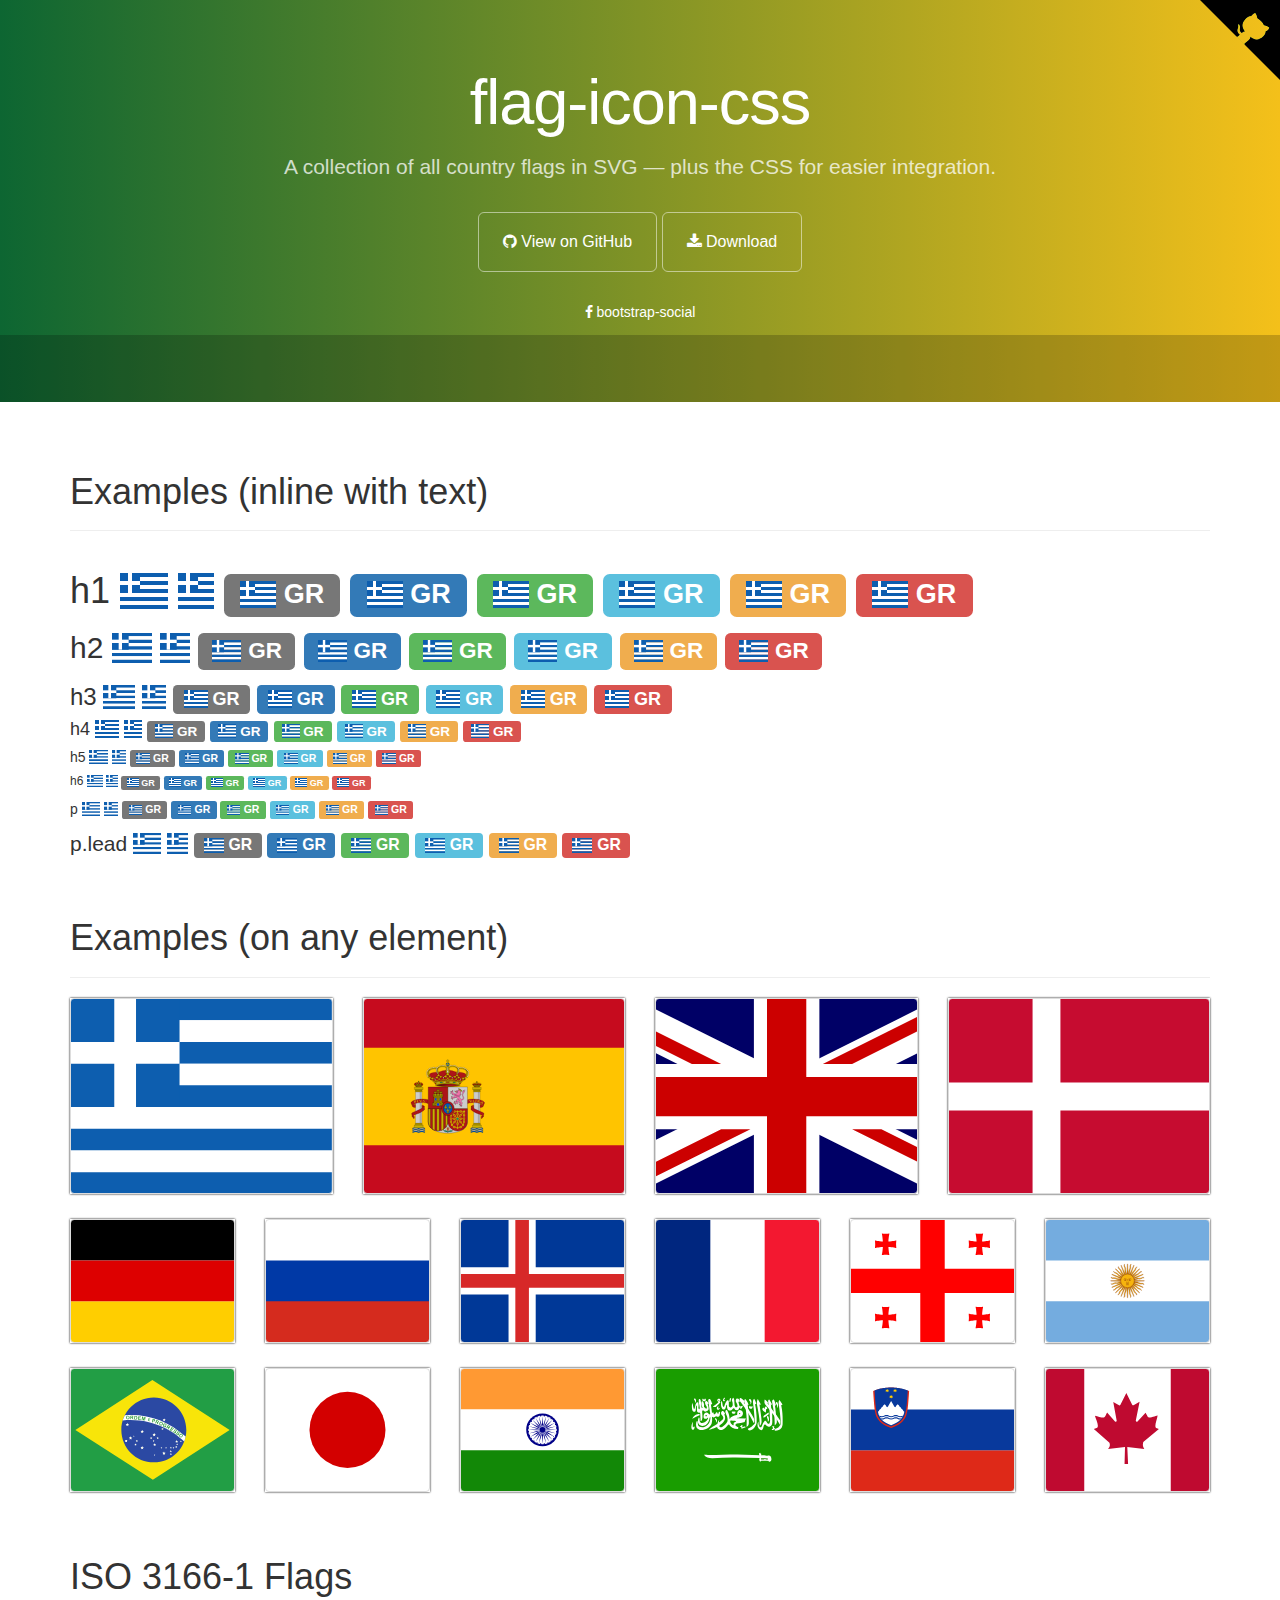
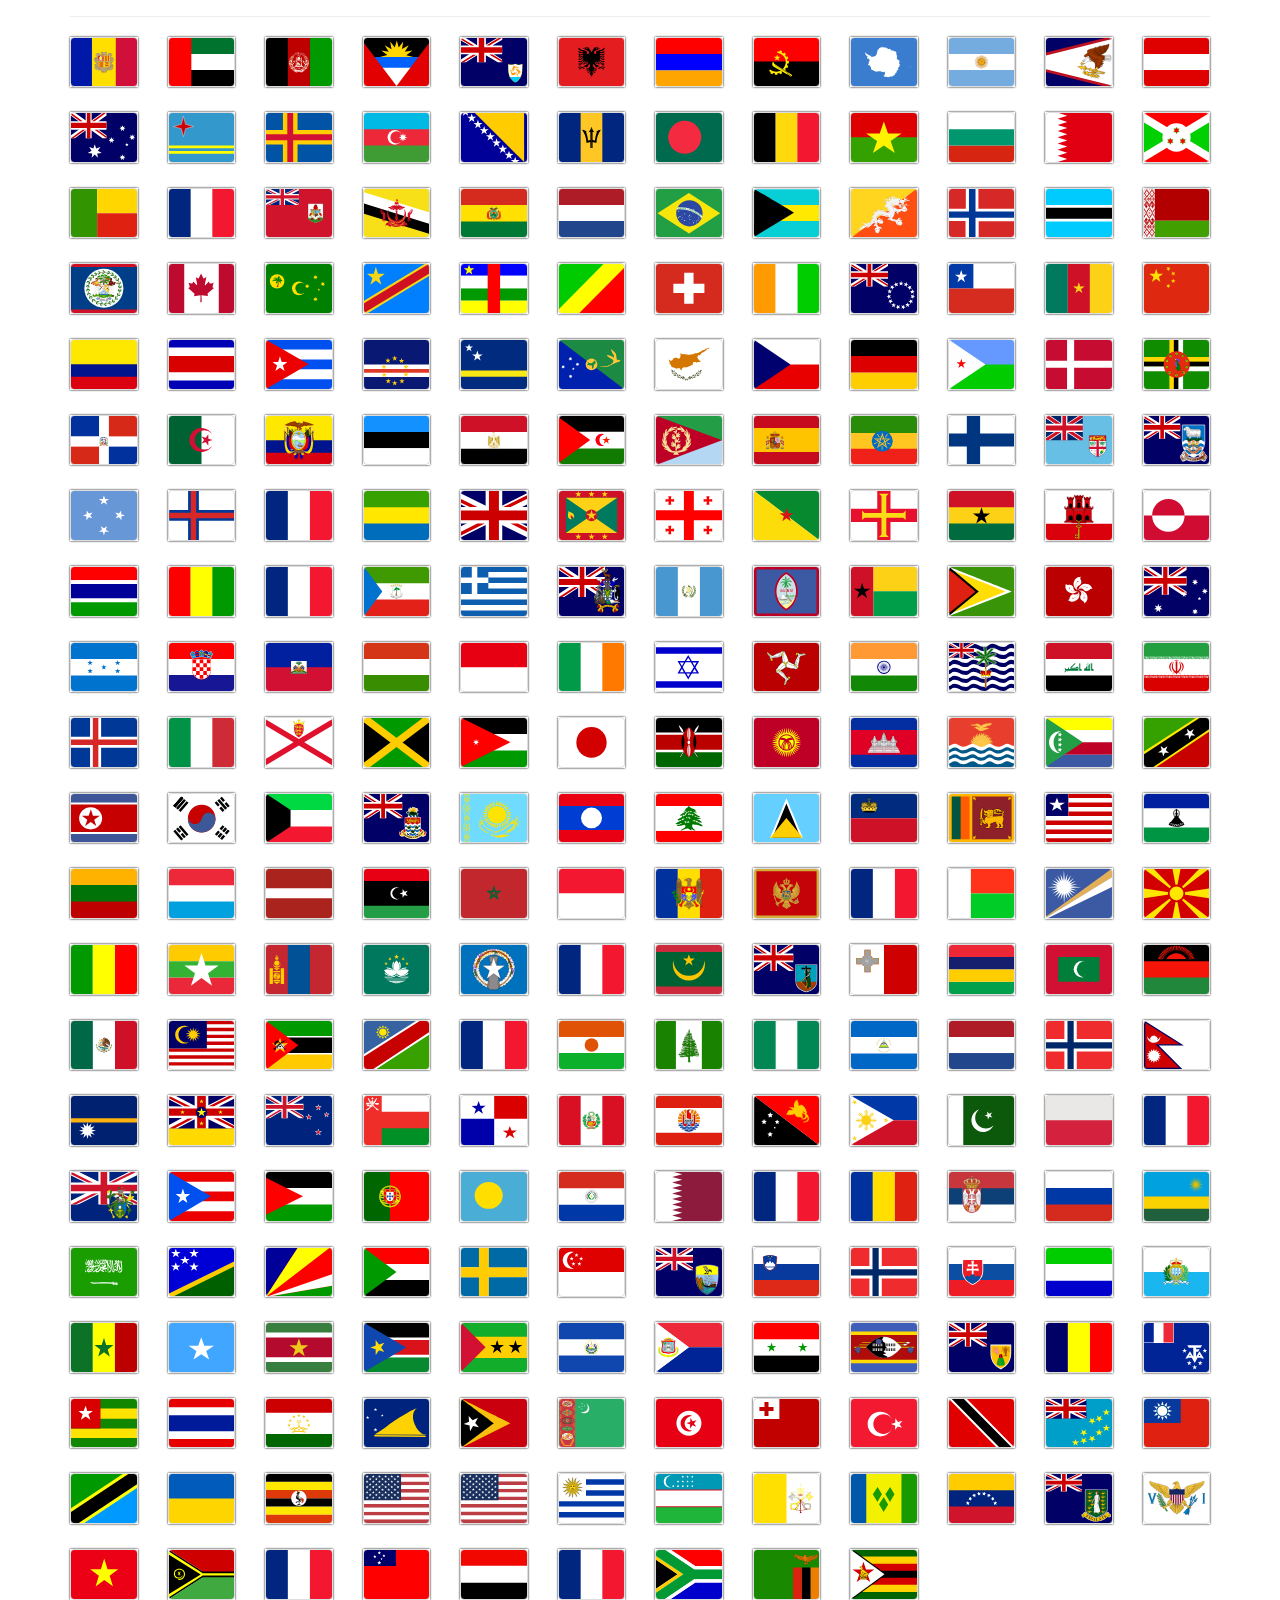
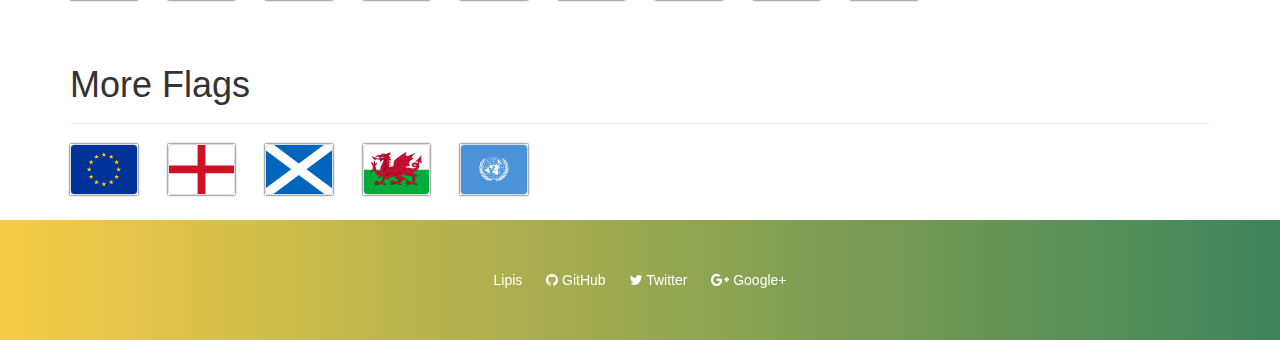
<file: vendors/iconfonts/flag-icon-css/index.html>
<!DOCTYPE html>
<html lang="en">
  <head>
    <meta charset="utf-8">
    <meta name="viewport" content="width=device-width, initial-scale=1.0">
    <meta property="og:type" content="website" />
    <meta property="og:url" content="https://lipis.github.io/flag-icon-css/" />

    <title>SVG Country Flags | flag-icon-css</title>

    <link href="https://maxcdn.bootstrapcdn.com/bootstrap/3.3.6/css/bootstrap.min.css" rel="stylesheet" id="bootstrap">
    <link href="https://maxcdn.bootstrapcdn.com/font-awesome/4.5.0/css/font-awesome.min.css" rel="stylesheet">
    <link href="./assets/docs.css" rel="stylesheet">
    <link href="./css/flag-icon.css" rel="stylesheet">
  </head>

  <body>
    <div class="jumbotron">
      <div class="container">
        <h1>flag-icon-css</h1>
        <p>
          A collection of all country flags in SVG — plus the CSS for easier integration.
        </p>
        <a href="https://github.com/lipis/flag-icon-css" class="btn btn-outline btn-lg"><span class="fa fa-github"></span> View on GitHub</a>
        <a href="https://github.com/lipis/flag-icon-css/archive/master.zip" class="btn btn-outline btn-lg"><span class="fa fa-download"></span> Download</a>
        <ul class="jumbotron-links">
          <li><a href="https://lipis.github.io/bootstrap-social"><span class="fa fa-facebook"></span> bootstrap-social</a></li>
        </ul>
      </div>
      <div class="bottom">
        <iframe src="https://ghbtns.com/github-btn.html?user=lipis&amp;repo=flag-icon-css&amp;type=watch&amp;count=true" class="social-share"></iframe>
      </div>
    </div>
    <script>
      if (window.location.hostname.indexOf('github') > 0) {
        window.location.replace("http://flag-icon-css.lip.is/");
      }
    </script>
    <div class="container">
      <section id="examples">
        <div class="page-header">
          <h1>Examples (inline with text)</h1>
        </div>
        <div class="no-wrap">
          <h1>
            h1
            <span class="flag-icon flag-icon-gr"></span>
            <span class="flag-icon flag-icon-squared flag-icon-gr"></span>
            <span class="label label-default"><span class="flag-icon flag-icon-gr"></span> GR</span>
            <span class="label label-primary"><span class="flag-icon flag-icon-gr"></span> GR</span>
            <span class="label label-success"><span class="flag-icon flag-icon-gr"></span> GR</span>
            <span class="label label-info"><span class="flag-icon flag-icon-gr"></span> GR</span>
            <span class="label label-warning"><span class="flag-icon flag-icon-gr"></span> GR</span>
            <span class="label label-danger"><span class="flag-icon flag-icon-gr"></span> GR</span>
          </h1>
          <h2>
            h2
            <span class="flag-icon flag-icon-gr"></span>
            <span class="flag-icon flag-icon-squared flag-icon-gr"></span>
            <span class="label label-default"><span class="flag-icon flag-icon-gr"></span> GR</span>
            <span class="label label-primary"><span class="flag-icon flag-icon-gr"></span> GR</span>
            <span class="label label-success"><span class="flag-icon flag-icon-gr"></span> GR</span>
            <span class="label label-info"><span class="flag-icon flag-icon-gr"></span> GR</span>
            <span class="label label-warning"><span class="flag-icon flag-icon-gr"></span> GR</span>
            <span class="label label-danger"><span class="flag-icon flag-icon-gr"></span> GR</span>
          </h2>
          <h3>
            h3
            <span class="flag-icon flag-icon-gr"></span>
            <span class="flag-icon flag-icon-squared flag-icon-gr"></span>
            <span class="label label-default"><span class="flag-icon flag-icon-gr"></span> GR</span>
            <span class="label label-primary"><span class="flag-icon flag-icon-gr"></span> GR</span>
            <span class="label label-success"><span class="flag-icon flag-icon-gr"></span> GR</span>
            <span class="label label-info"><span class="flag-icon flag-icon-gr"></span> GR</span>
            <span class="label label-warning"><span class="flag-icon flag-icon-gr"></span> GR</span>
            <span class="label label-danger"><span class="flag-icon flag-icon-gr"></span> GR</span>
          </h3>
          <h4>
            h4
            <span class="flag-icon flag-icon-gr"></span>
            <span class="flag-icon flag-icon-squared flag-icon-gr"></span>
            <span class="label label-default"><span class="flag-icon flag-icon-gr"></span> GR</span>
            <span class="label label-primary"><span class="flag-icon flag-icon-gr"></span> GR</span>
            <span class="label label-success"><span class="flag-icon flag-icon-gr"></span> GR</span>
            <span class="label label-info"><span class="flag-icon flag-icon-gr"></span> GR</span>
            <span class="label label-warning"><span class="flag-icon flag-icon-gr"></span> GR</span>
            <span class="label label-danger"><span class="flag-icon flag-icon-gr"></span> GR</span>
          </h4>
          <h5>
            h5
            <span class="flag-icon flag-icon-gr"></span>
            <span class="flag-icon flag-icon-squared flag-icon-gr"></span>
            <span class="label label-default"><span class="flag-icon flag-icon-gr"></span> GR</span>
            <span class="label label-primary"><span class="flag-icon flag-icon-gr"></span> GR</span>
            <span class="label label-success"><span class="flag-icon flag-icon-gr"></span> GR</span>
            <span class="label label-info"><span class="flag-icon flag-icon-gr"></span> GR</span>
            <span class="label label-warning"><span class="flag-icon flag-icon-gr"></span> GR</span>
            <span class="label label-danger"><span class="flag-icon flag-icon-gr"></span> GR</span>
          </h5>
          <h6>
            h6
            <span class="flag-icon flag-icon-gr"></span>
            <span class="flag-icon flag-icon-squared flag-icon-gr"></span>
            <span class="label label-default"><span class="flag-icon flag-icon-gr"></span> GR</span>
            <span class="label label-primary"><span class="flag-icon flag-icon-gr"></span> GR</span>
            <span class="label label-success"><span class="flag-icon flag-icon-gr"></span> GR</span>
            <span class="label label-info"><span class="flag-icon flag-icon-gr"></span> GR</span>
            <span class="label label-warning"><span class="flag-icon flag-icon-gr"></span> GR</span>
            <span class="label label-danger"><span class="flag-icon flag-icon-gr"></span> GR</span>
          </h6>
          <p>
            p
            <span class="flag-icon flag-icon-gr"></span>
            <span class="flag-icon flag-icon-squared flag-icon-gr"></span>
            <span class="label label-default"><span class="flag-icon flag-icon-gr"></span> GR</span>
            <span class="label label-primary"><span class="flag-icon flag-icon-gr"></span> GR</span>
            <span class="label label-success"><span class="flag-icon flag-icon-gr"></span> GR</span>
            <span class="label label-info"><span class="flag-icon flag-icon-gr"></span> GR</span>
            <span class="label label-warning"><span class="flag-icon flag-icon-gr"></span> GR</span>
            <span class="label label-danger"><span class="flag-icon flag-icon-gr"></span> GR</span>
          </p>
          <p class="lead">
            p.lead
            <span class="flag-icon flag-icon-gr"></span>
            <span class="flag-icon flag-icon-squared flag-icon-gr"></span>
            <span class="label label-default"><span class="flag-icon flag-icon-gr"></span> GR</span>
            <span class="label label-primary"><span class="flag-icon flag-icon-gr"></span> GR</span>
            <span class="label label-success"><span class="flag-icon flag-icon-gr"></span> GR</span>
            <span class="label label-info"><span class="flag-icon flag-icon-gr"></span> GR</span>
            <span class="label label-warning"><span class="flag-icon flag-icon-gr"></span> GR</span>
            <span class="label label-danger"><span class="flag-icon flag-icon-gr"></span> GR</span>
          </p>
        </section>
      </section>
      <section id="more" class="d">
        <div class="page-header">
          <h1>Examples (on any element)</h1>
        </div>
        <div class="row">
          <div class="col-lg-3 col-md-4 col-sm-4 col-xs-6">
            <div class="flag-wrapper">
              <div class="img-thumbnail flag flag-icon-background flag-icon-gr"></div>
            </div>
          </div>
          <div class="col-lg-3 col-md-4 col-sm-4 col-xs-6">
            <div class="flag-wrapper">
              <div class="img-thumbnail flag flag-icon-background flag-icon-es"></div>
            </div>
          </div>
          <div class="col-lg-3 col-md-4 col-sm-4 col-xs-3">
            <div class="flag-wrapper">
              <div class="img-thumbnail flag flag-icon-background flag-icon-gb"></div>
            </div>
          </div>
          <div class="col-lg-3 col-sm-2 col-xs-3">
            <div class="flag-wrapper">
              <div class="img-thumbnail flag flag-icon-background flag-icon-dk"></div>
            </div>
          </div>
          <div class="col-sm-2 col-xs-3">
            <div class="flag-wrapper">
              <div class="img-thumbnail flag flag-icon-background flag-icon-de"></div>
            </div>
          </div>
          <div class="col-sm-2 col-xs-3">
            <div class="flag-wrapper">
              <div class="img-thumbnail flag flag-icon-background flag-icon-ru"></div>
            </div>
          </div>
          <div class="col-sm-2 col-xs-3">
            <div class="flag-wrapper">
              <div class="img-thumbnail flag flag-icon-background flag-icon-is"></div>
            </div>
          </div>
          <div class="col-sm-2 col-xs-3">
            <div class="flag-wrapper">
              <div class="img-thumbnail flag flag-icon-background flag-icon-fr"></div>
            </div>
          </div>
          <div class="col-sm-2 col-xs-3">
            <div class="flag-wrapper">
              <div class="img-thumbnail flag flag-icon-background flag-icon-ge"></div>
            </div>
          </div>
          <div class="col-sm-2 col-xs-3">
            <div class="flag-wrapper">
              <div class="img-thumbnail flag flag-icon-background flag-icon-ar"></div>
            </div>
          </div>
          <div class="col-sm-2 col-xs-3">
            <div class="flag-wrapper">
              <div class="img-thumbnail flag flag-icon-background flag-icon-br"></div>
            </div>
          </div>
          <div class="col-sm-2 col-xs-3">
            <div class="flag-wrapper">
              <div class="img-thumbnail flag flag-icon-background flag-icon-jp"></div>
            </div>
          </div>
          <div class="col-sm-2 col-xs-3 hidden-xs">
            <div class="flag-wrapper">
              <div class="img-thumbnail flag flag-icon-background flag-icon-in"></div>
            </div>
          </div>
          <div class="col-sm-2 col-xs-3">
            <div class="flag-wrapper">
              <div class="img-thumbnail flag flag-icon-background flag-icon-sa"></div>
            </div>
          </div>
          <div class="col-sm-2 col-xs-3">
            <div class="flag-wrapper">
              <div class="img-thumbnail flag flag-icon-background flag-icon-si"></div>
            </div>
          </div>
          <div class="col-sm-2 col-xs-3 visible-lg">
            <div class="flag-wrapper">
              <div class="img-thumbnail flag flag-icon-background flag-icon-ca"></div>
            </div>
          </div>
        </div>
      </section>
      <section class="all-flags">
        <div class="page-header">
          <h1>ISO 3166-1 Flags</h1>
        </div>
        <div class="row">
          <div class="col-md-1 col-sm-2 col-xs-3"><div class="flag-wrapper"><div class="img-thumbnail flag flag-icon-background flag-icon-ad" title="ad" id="ad"></div></div></div>
          <div class="col-md-1 col-sm-2 col-xs-3"><div class="flag-wrapper"><div class="img-thumbnail flag flag-icon-background flag-icon-ae" title="ae" id="ae"></div></div></div>
          <div class="col-md-1 col-sm-2 col-xs-3"><div class="flag-wrapper"><div class="img-thumbnail flag flag-icon-background flag-icon-af" title="af" id="af"></div></div></div>
          <div class="col-md-1 col-sm-2 col-xs-3"><div class="flag-wrapper"><div class="img-thumbnail flag flag-icon-background flag-icon-ag" title="ag" id="ag"></div></div></div>
          <div class="col-md-1 col-sm-2 col-xs-3"><div class="flag-wrapper"><div class="img-thumbnail flag flag-icon-background flag-icon-ai" title="ai" id="ai"></div></div></div>
          <div class="col-md-1 col-sm-2 col-xs-3"><div class="flag-wrapper"><div class="img-thumbnail flag flag-icon-background flag-icon-al" title="al" id="al"></div></div></div>
          <div class="col-md-1 col-sm-2 col-xs-3"><div class="flag-wrapper"><div class="img-thumbnail flag flag-icon-background flag-icon-am" title="am" id="am"></div></div></div>
          <div class="col-md-1 col-sm-2 col-xs-3"><div class="flag-wrapper"><div class="img-thumbnail flag flag-icon-background flag-icon-ao" title="ao" id="ao"></div></div></div>
          <div class="col-md-1 col-sm-2 col-xs-3"><div class="flag-wrapper"><div class="img-thumbnail flag flag-icon-background flag-icon-aq" title="aq" id="aq"></div></div></div>
          <div class="col-md-1 col-sm-2 col-xs-3"><div class="flag-wrapper"><div class="img-thumbnail flag flag-icon-background flag-icon-ar" title="ar" id="ar"></div></div></div>
          <div class="col-md-1 col-sm-2 col-xs-3"><div class="flag-wrapper"><div class="img-thumbnail flag flag-icon-background flag-icon-as" title="as" id="as"></div></div></div>
          <div class="col-md-1 col-sm-2 col-xs-3"><div class="flag-wrapper"><div class="img-thumbnail flag flag-icon-background flag-icon-at" title="at" id="at"></div></div></div>
          <div class="col-md-1 col-sm-2 col-xs-3"><div class="flag-wrapper"><div class="img-thumbnail flag flag-icon-background flag-icon-au" title="au" id="au"></div></div></div>
          <div class="col-md-1 col-sm-2 col-xs-3"><div class="flag-wrapper"><div class="img-thumbnail flag flag-icon-background flag-icon-aw" title="aw" id="aw"></div></div></div>
          <div class="col-md-1 col-sm-2 col-xs-3"><div class="flag-wrapper"><div class="img-thumbnail flag flag-icon-background flag-icon-ax" title="ax" id="ax"></div></div></div>
          <div class="col-md-1 col-sm-2 col-xs-3"><div class="flag-wrapper"><div class="img-thumbnail flag flag-icon-background flag-icon-az" title="az" id="az"></div></div></div>
          <div class="col-md-1 col-sm-2 col-xs-3"><div class="flag-wrapper"><div class="img-thumbnail flag flag-icon-background flag-icon-ba" title="ba" id="ba"></div></div></div>
          <div class="col-md-1 col-sm-2 col-xs-3"><div class="flag-wrapper"><div class="img-thumbnail flag flag-icon-background flag-icon-bb" title="bb" id="bb"></div></div></div>
          <div class="col-md-1 col-sm-2 col-xs-3"><div class="flag-wrapper"><div class="img-thumbnail flag flag-icon-background flag-icon-bd" title="bd" id="bd"></div></div></div>
          <div class="col-md-1 col-sm-2 col-xs-3"><div class="flag-wrapper"><div class="img-thumbnail flag flag-icon-background flag-icon-be" title="be" id="be"></div></div></div>
          <div class="col-md-1 col-sm-2 col-xs-3"><div class="flag-wrapper"><div class="img-thumbnail flag flag-icon-background flag-icon-bf" title="bf" id="bf"></div></div></div>
          <div class="col-md-1 col-sm-2 col-xs-3"><div class="flag-wrapper"><div class="img-thumbnail flag flag-icon-background flag-icon-bg" title="bg" id="bg"></div></div></div>
          <div class="col-md-1 col-sm-2 col-xs-3"><div class="flag-wrapper"><div class="img-thumbnail flag flag-icon-background flag-icon-bh" title="bh" id="bh"></div></div></div>
          <div class="col-md-1 col-sm-2 col-xs-3"><div class="flag-wrapper"><div class="img-thumbnail flag flag-icon-background flag-icon-bi" title="bi" id="bi"></div></div></div>
          <div class="col-md-1 col-sm-2 col-xs-3"><div class="flag-wrapper"><div class="img-thumbnail flag flag-icon-background flag-icon-bj" title="bj" id="bj"></div></div></div>
          <div class="col-md-1 col-sm-2 col-xs-3"><div class="flag-wrapper"><div class="img-thumbnail flag flag-icon-background flag-icon-bl" title="bl" id="bl"></div></div></div>
          <div class="col-md-1 col-sm-2 col-xs-3"><div class="flag-wrapper"><div class="img-thumbnail flag flag-icon-background flag-icon-bm" title="bm" id="bm"></div></div></div>
          <div class="col-md-1 col-sm-2 col-xs-3"><div class="flag-wrapper"><div class="img-thumbnail flag flag-icon-background flag-icon-bn" title="bn" id="bn"></div></div></div>
          <div class="col-md-1 col-sm-2 col-xs-3"><div class="flag-wrapper"><div class="img-thumbnail flag flag-icon-background flag-icon-bo" title="bo" id="bo"></div></div></div>
          <div class="col-md-1 col-sm-2 col-xs-3"><div class="flag-wrapper"><div class="img-thumbnail flag flag-icon-background flag-icon-bq" title="bq" id="bq"></div></div></div>
          <div class="col-md-1 col-sm-2 col-xs-3"><div class="flag-wrapper"><div class="img-thumbnail flag flag-icon-background flag-icon-br" title="br" id="br"></div></div></div>
          <div class="col-md-1 col-sm-2 col-xs-3"><div class="flag-wrapper"><div class="img-thumbnail flag flag-icon-background flag-icon-bs" title="bs" id="bs"></div></div></div>
          <div class="col-md-1 col-sm-2 col-xs-3"><div class="flag-wrapper"><div class="img-thumbnail flag flag-icon-background flag-icon-bt" title="bt" id="bt"></div></div></div>
          <div class="col-md-1 col-sm-2 col-xs-3"><div class="flag-wrapper"><div class="img-thumbnail flag flag-icon-background flag-icon-bv" title="bv" id="bv"></div></div></div>
          <div class="col-md-1 col-sm-2 col-xs-3"><div class="flag-wrapper"><div class="img-thumbnail flag flag-icon-background flag-icon-bw" title="bw" id="bw"></div></div></div>
          <div class="col-md-1 col-sm-2 col-xs-3"><div class="flag-wrapper"><div class="img-thumbnail flag flag-icon-background flag-icon-by" title="by" id="by"></div></div></div>
          <div class="col-md-1 col-sm-2 col-xs-3"><div class="flag-wrapper"><div class="img-thumbnail flag flag-icon-background flag-icon-bz" title="bz" id="bz"></div></div></div>
          <div class="col-md-1 col-sm-2 col-xs-3"><div class="flag-wrapper"><div class="img-thumbnail flag flag-icon-background flag-icon-ca" title="ca" id="ca"></div></div></div>
          <div class="col-md-1 col-sm-2 col-xs-3"><div class="flag-wrapper"><div class="img-thumbnail flag flag-icon-background flag-icon-cc" title="cc" id="cc"></div></div></div>
          <div class="col-md-1 col-sm-2 col-xs-3"><div class="flag-wrapper"><div class="img-thumbnail flag flag-icon-background flag-icon-cd" title="cd" id="cd"></div></div></div>
          <div class="col-md-1 col-sm-2 col-xs-3"><div class="flag-wrapper"><div class="img-thumbnail flag flag-icon-background flag-icon-cf" title="cf" id="cf"></div></div></div>
          <div class="col-md-1 col-sm-2 col-xs-3"><div class="flag-wrapper"><div class="img-thumbnail flag flag-icon-background flag-icon-cg" title="cg" id="cg"></div></div></div>
          <div class="col-md-1 col-sm-2 col-xs-3"><div class="flag-wrapper"><div class="img-thumbnail flag flag-icon-background flag-icon-ch" title="ch" id="ch"></div></div></div>
          <div class="col-md-1 col-sm-2 col-xs-3"><div class="flag-wrapper"><div class="img-thumbnail flag flag-icon-background flag-icon-ci" title="ci" id="ci"></div></div></div>
          <div class="col-md-1 col-sm-2 col-xs-3"><div class="flag-wrapper"><div class="img-thumbnail flag flag-icon-background flag-icon-ck" title="ck" id="ck"></div></div></div>
          <div class="col-md-1 col-sm-2 col-xs-3"><div class="flag-wrapper"><div class="img-thumbnail flag flag-icon-background flag-icon-cl" title="cl" id="cl"></div></div></div>
          <div class="col-md-1 col-sm-2 col-xs-3"><div class="flag-wrapper"><div class="img-thumbnail flag flag-icon-background flag-icon-cm" title="cm" id="cm"></div></div></div>
          <div class="col-md-1 col-sm-2 col-xs-3"><div class="flag-wrapper"><div class="img-thumbnail flag flag-icon-background flag-icon-cn" title="cn" id="cn"></div></div></div>
          <div class="col-md-1 col-sm-2 col-xs-3"><div class="flag-wrapper"><div class="img-thumbnail flag flag-icon-background flag-icon-co" title="co" id="co"></div></div></div>
          <div class="col-md-1 col-sm-2 col-xs-3"><div class="flag-wrapper"><div class="img-thumbnail flag flag-icon-background flag-icon-cr" title="cr" id="cr"></div></div></div>
          <div class="col-md-1 col-sm-2 col-xs-3"><div class="flag-wrapper"><div class="img-thumbnail flag flag-icon-background flag-icon-cu" title="cu" id="cu"></div></div></div>
          <div class="col-md-1 col-sm-2 col-xs-3"><div class="flag-wrapper"><div class="img-thumbnail flag flag-icon-background flag-icon-cv" title="cv" id="cv"></div></div></div>
          <div class="col-md-1 col-sm-2 col-xs-3"><div class="flag-wrapper"><div class="img-thumbnail flag flag-icon-background flag-icon-cw" title="cw" id="cw"></div></div></div>
          <div class="col-md-1 col-sm-2 col-xs-3"><div class="flag-wrapper"><div class="img-thumbnail flag flag-icon-background flag-icon-cx" title="cx" id="cx"></div></div></div>
          <div class="col-md-1 col-sm-2 col-xs-3"><div class="flag-wrapper"><div class="img-thumbnail flag flag-icon-background flag-icon-cy" title="cy" id="cy"></div></div></div>
          <div class="col-md-1 col-sm-2 col-xs-3"><div class="flag-wrapper"><div class="img-thumbnail flag flag-icon-background flag-icon-cz" title="cz" id="cz"></div></div></div>
          <div class="col-md-1 col-sm-2 col-xs-3"><div class="flag-wrapper"><div class="img-thumbnail flag flag-icon-background flag-icon-de" title="de" id="de"></div></div></div>
          <div class="col-md-1 col-sm-2 col-xs-3"><div class="flag-wrapper"><div class="img-thumbnail flag flag-icon-background flag-icon-dj" title="dj" id="dj"></div></div></div>
          <div class="col-md-1 col-sm-2 col-xs-3"><div class="flag-wrapper"><div class="img-thumbnail flag flag-icon-background flag-icon-dk" title="dk" id="dk"></div></div></div>
          <div class="col-md-1 col-sm-2 col-xs-3"><div class="flag-wrapper"><div class="img-thumbnail flag flag-icon-background flag-icon-dm" title="dm" id="dm"></div></div></div>
          <div class="col-md-1 col-sm-2 col-xs-3"><div class="flag-wrapper"><div class="img-thumbnail flag flag-icon-background flag-icon-do" title="do" id="do"></div></div></div>
          <div class="col-md-1 col-sm-2 col-xs-3"><div class="flag-wrapper"><div class="img-thumbnail flag flag-icon-background flag-icon-dz" title="dz" id="dz"></div></div></div>
          <div class="col-md-1 col-sm-2 col-xs-3"><div class="flag-wrapper"><div class="img-thumbnail flag flag-icon-background flag-icon-ec" title="ec" id="ec"></div></div></div>
          <div class="col-md-1 col-sm-2 col-xs-3"><div class="flag-wrapper"><div class="img-thumbnail flag flag-icon-background flag-icon-ee" title="ee" id="ee"></div></div></div>
          <div class="col-md-1 col-sm-2 col-xs-3"><div class="flag-wrapper"><div class="img-thumbnail flag flag-icon-background flag-icon-eg" title="eg" id="eg"></div></div></div>
          <div class="col-md-1 col-sm-2 col-xs-3"><div class="flag-wrapper"><div class="img-thumbnail flag flag-icon-background flag-icon-eh" title="eh" id="eh"></div></div></div>
          <div class="col-md-1 col-sm-2 col-xs-3"><div class="flag-wrapper"><div class="img-thumbnail flag flag-icon-background flag-icon-er" title="er" id="er"></div></div></div>
          <div class="col-md-1 col-sm-2 col-xs-3"><div class="flag-wrapper"><div class="img-thumbnail flag flag-icon-background flag-icon-es" title="es" id="es"></div></div></div>
          <div class="col-md-1 col-sm-2 col-xs-3"><div class="flag-wrapper"><div class="img-thumbnail flag flag-icon-background flag-icon-et" title="et" id="et"></div></div></div>
          <div class="col-md-1 col-sm-2 col-xs-3"><div class="flag-wrapper"><div class="img-thumbnail flag flag-icon-background flag-icon-fi" title="fi" id="fi"></div></div></div>
          <div class="col-md-1 col-sm-2 col-xs-3"><div class="flag-wrapper"><div class="img-thumbnail flag flag-icon-background flag-icon-fj" title="fj" id="fj"></div></div></div>
          <div class="col-md-1 col-sm-2 col-xs-3"><div class="flag-wrapper"><div class="img-thumbnail flag flag-icon-background flag-icon-fk" title="fk" id="fk"></div></div></div>
          <div class="col-md-1 col-sm-2 col-xs-3"><div class="flag-wrapper"><div class="img-thumbnail flag flag-icon-background flag-icon-fm" title="fm" id="fm"></div></div></div>
          <div class="col-md-1 col-sm-2 col-xs-3"><div class="flag-wrapper"><div class="img-thumbnail flag flag-icon-background flag-icon-fo" title="fo" id="fo"></div></div></div>
          <div class="col-md-1 col-sm-2 col-xs-3"><div class="flag-wrapper"><div class="img-thumbnail flag flag-icon-background flag-icon-fr" title="fr" id="fr"></div></div></div>
          <div class="col-md-1 col-sm-2 col-xs-3"><div class="flag-wrapper"><div class="img-thumbnail flag flag-icon-background flag-icon-ga" title="ga" id="ga"></div></div></div>
          <div class="col-md-1 col-sm-2 col-xs-3"><div class="flag-wrapper"><div class="img-thumbnail flag flag-icon-background flag-icon-gb" title="gb" id="gb"></div></div></div>
          <div class="col-md-1 col-sm-2 col-xs-3"><div class="flag-wrapper"><div class="img-thumbnail flag flag-icon-background flag-icon-gd" title="gd" id="gd"></div></div></div>
          <div class="col-md-1 col-sm-2 col-xs-3"><div class="flag-wrapper"><div class="img-thumbnail flag flag-icon-background flag-icon-ge" title="ge" id="ge"></div></div></div>
          <div class="col-md-1 col-sm-2 col-xs-3"><div class="flag-wrapper"><div class="img-thumbnail flag flag-icon-background flag-icon-gf" title="gf" id="gf"></div></div></div>
          <div class="col-md-1 col-sm-2 col-xs-3"><div class="flag-wrapper"><div class="img-thumbnail flag flag-icon-background flag-icon-gg" title="gg" id="gg"></div></div></div>
          <div class="col-md-1 col-sm-2 col-xs-3"><div class="flag-wrapper"><div class="img-thumbnail flag flag-icon-background flag-icon-gh" title="gh" id="gh"></div></div></div>
          <div class="col-md-1 col-sm-2 col-xs-3"><div class="flag-wrapper"><div class="img-thumbnail flag flag-icon-background flag-icon-gi" title="gi" id="gi"></div></div></div>
          <div class="col-md-1 col-sm-2 col-xs-3"><div class="flag-wrapper"><div class="img-thumbnail flag flag-icon-background flag-icon-gl" title="gl" id="gl"></div></div></div>
          <div class="col-md-1 col-sm-2 col-xs-3"><div class="flag-wrapper"><div class="img-thumbnail flag flag-icon-background flag-icon-gm" title="gm" id="gm"></div></div></div>
          <div class="col-md-1 col-sm-2 col-xs-3"><div class="flag-wrapper"><div class="img-thumbnail flag flag-icon-background flag-icon-gn" title="gn" id="gn"></div></div></div>
          <div class="col-md-1 col-sm-2 col-xs-3"><div class="flag-wrapper"><div class="img-thumbnail flag flag-icon-background flag-icon-gp" title="gp" id="gp"></div></div></div>
          <div class="col-md-1 col-sm-2 col-xs-3"><div class="flag-wrapper"><div class="img-thumbnail flag flag-icon-background flag-icon-gq" title="gq" id="gq"></div></div></div>
          <div class="col-md-1 col-sm-2 col-xs-3"><div class="flag-wrapper"><div class="img-thumbnail flag flag-icon-background flag-icon-gr" title="gr" id="gr"></div></div></div>
          <div class="col-md-1 col-sm-2 col-xs-3"><div class="flag-wrapper"><div class="img-thumbnail flag flag-icon-background flag-icon-gs" title="gs" id="gs"></div></div></div>
          <div class="col-md-1 col-sm-2 col-xs-3"><div class="flag-wrapper"><div class="img-thumbnail flag flag-icon-background flag-icon-gt" title="gt" id="gt"></div></div></div>
          <div class="col-md-1 col-sm-2 col-xs-3"><div class="flag-wrapper"><div class="img-thumbnail flag flag-icon-background flag-icon-gu" title="gu" id="gu"></div></div></div>
          <div class="col-md-1 col-sm-2 col-xs-3"><div class="flag-wrapper"><div class="img-thumbnail flag flag-icon-background flag-icon-gw" title="gw" id="gw"></div></div></div>
          <div class="col-md-1 col-sm-2 col-xs-3"><div class="flag-wrapper"><div class="img-thumbnail flag flag-icon-background flag-icon-gy" title="gy" id="gy"></div></div></div>
          <div class="col-md-1 col-sm-2 col-xs-3"><div class="flag-wrapper"><div class="img-thumbnail flag flag-icon-background flag-icon-hk" title="hk" id="hk"></div></div></div>
          <div class="col-md-1 col-sm-2 col-xs-3"><div class="flag-wrapper"><div class="img-thumbnail flag flag-icon-background flag-icon-hm" title="hm" id="hm"></div></div></div>
          <div class="col-md-1 col-sm-2 col-xs-3"><div class="flag-wrapper"><div class="img-thumbnail flag flag-icon-background flag-icon-hn" title="hn" id="hn"></div></div></div>
          <div class="col-md-1 col-sm-2 col-xs-3"><div class="flag-wrapper"><div class="img-thumbnail flag flag-icon-background flag-icon-hr" title="hr" id="hr"></div></div></div>
          <div class="col-md-1 col-sm-2 col-xs-3"><div class="flag-wrapper"><div class="img-thumbnail flag flag-icon-background flag-icon-ht" title="ht" id="ht"></div></div></div>
          <div class="col-md-1 col-sm-2 col-xs-3"><div class="flag-wrapper"><div class="img-thumbnail flag flag-icon-background flag-icon-hu" title="hu" id="hu"></div></div></div>
          <div class="col-md-1 col-sm-2 col-xs-3"><div class="flag-wrapper"><div class="img-thumbnail flag flag-icon-background flag-icon-id" title="id" id="id"></div></div></div>
          <div class="col-md-1 col-sm-2 col-xs-3"><div class="flag-wrapper"><div class="img-thumbnail flag flag-icon-background flag-icon-ie" title="ie" id="ie"></div></div></div>
          <div class="col-md-1 col-sm-2 col-xs-3"><div class="flag-wrapper"><div class="img-thumbnail flag flag-icon-background flag-icon-il" title="il" id="il"></div></div></div>
          <div class="col-md-1 col-sm-2 col-xs-3"><div class="flag-wrapper"><div class="img-thumbnail flag flag-icon-background flag-icon-im" title="im" id="im"></div></div></div>
          <div class="col-md-1 col-sm-2 col-xs-3"><div class="flag-wrapper"><div class="img-thumbnail flag flag-icon-background flag-icon-in" title="in" id="in"></div></div></div>
          <div class="col-md-1 col-sm-2 col-xs-3"><div class="flag-wrapper"><div class="img-thumbnail flag flag-icon-background flag-icon-io" title="io" id="io"></div></div></div>
          <div class="col-md-1 col-sm-2 col-xs-3"><div class="flag-wrapper"><div class="img-thumbnail flag flag-icon-background flag-icon-iq" title="iq" id="iq"></div></div></div>
          <div class="col-md-1 col-sm-2 col-xs-3"><div class="flag-wrapper"><div class="img-thumbnail flag flag-icon-background flag-icon-ir" title="ir" id="ir"></div></div></div>
          <div class="col-md-1 col-sm-2 col-xs-3"><div class="flag-wrapper"><div class="img-thumbnail flag flag-icon-background flag-icon-is" title="is" id="is"></div></div></div>
          <div class="col-md-1 col-sm-2 col-xs-3"><div class="flag-wrapper"><div class="img-thumbnail flag flag-icon-background flag-icon-it" title="it" id="it"></div></div></div>
          <div class="col-md-1 col-sm-2 col-xs-3"><div class="flag-wrapper"><div class="img-thumbnail flag flag-icon-background flag-icon-je" title="je" id="je"></div></div></div>
          <div class="col-md-1 col-sm-2 col-xs-3"><div class="flag-wrapper"><div class="img-thumbnail flag flag-icon-background flag-icon-jm" title="jm" id="jm"></div></div></div>
          <div class="col-md-1 col-sm-2 col-xs-3"><div class="flag-wrapper"><div class="img-thumbnail flag flag-icon-background flag-icon-jo" title="jo" id="jo"></div></div></div>
          <div class="col-md-1 col-sm-2 col-xs-3"><div class="flag-wrapper"><div class="img-thumbnail flag flag-icon-background flag-icon-jp" title="jp" id="jp"></div></div></div>
          <div class="col-md-1 col-sm-2 col-xs-3"><div class="flag-wrapper"><div class="img-thumbnail flag flag-icon-background flag-icon-ke" title="ke" id="ke"></div></div></div>
          <div class="col-md-1 col-sm-2 col-xs-3"><div class="flag-wrapper"><div class="img-thumbnail flag flag-icon-background flag-icon-kg" title="kg" id="kg"></div></div></div>
          <div class="col-md-1 col-sm-2 col-xs-3"><div class="flag-wrapper"><div class="img-thumbnail flag flag-icon-background flag-icon-kh" title="kh" id="kh"></div></div></div>
          <div class="col-md-1 col-sm-2 col-xs-3"><div class="flag-wrapper"><div class="img-thumbnail flag flag-icon-background flag-icon-ki" title="ki" id="ki"></div></div></div>
          <div class="col-md-1 col-sm-2 col-xs-3"><div class="flag-wrapper"><div class="img-thumbnail flag flag-icon-background flag-icon-km" title="km" id="km"></div></div></div>
          <div class="col-md-1 col-sm-2 col-xs-3"><div class="flag-wrapper"><div class="img-thumbnail flag flag-icon-background flag-icon-kn" title="kn" id="kn"></div></div></div>
          <div class="col-md-1 col-sm-2 col-xs-3"><div class="flag-wrapper"><div class="img-thumbnail flag flag-icon-background flag-icon-kp" title="kp" id="kp"></div></div></div>
          <div class="col-md-1 col-sm-2 col-xs-3"><div class="flag-wrapper"><div class="img-thumbnail flag flag-icon-background flag-icon-kr" title="kr" id="kr"></div></div></div>
          <div class="col-md-1 col-sm-2 col-xs-3"><div class="flag-wrapper"><div class="img-thumbnail flag flag-icon-background flag-icon-kw" title="kw" id="kw"></div></div></div>
          <div class="col-md-1 col-sm-2 col-xs-3"><div class="flag-wrapper"><div class="img-thumbnail flag flag-icon-background flag-icon-ky" title="ky" id="ky"></div></div></div>
          <div class="col-md-1 col-sm-2 col-xs-3"><div class="flag-wrapper"><div class="img-thumbnail flag flag-icon-background flag-icon-kz" title="kz" id="kz"></div></div></div>
          <div class="col-md-1 col-sm-2 col-xs-3"><div class="flag-wrapper"><div class="img-thumbnail flag flag-icon-background flag-icon-la" title="la" id="la"></div></div></div>
          <div class="col-md-1 col-sm-2 col-xs-3"><div class="flag-wrapper"><div class="img-thumbnail flag flag-icon-background flag-icon-lb" title="lb" id="lb"></div></div></div>
          <div class="col-md-1 col-sm-2 col-xs-3"><div class="flag-wrapper"><div class="img-thumbnail flag flag-icon-background flag-icon-lc" title="lc" id="lc"></div></div></div>
          <div class="col-md-1 col-sm-2 col-xs-3"><div class="flag-wrapper"><div class="img-thumbnail flag flag-icon-background flag-icon-li" title="li" id="li"></div></div></div>
          <div class="col-md-1 col-sm-2 col-xs-3"><div class="flag-wrapper"><div class="img-thumbnail flag flag-icon-background flag-icon-lk" title="lk" id="lk"></div></div></div>
          <div class="col-md-1 col-sm-2 col-xs-3"><div class="flag-wrapper"><div class="img-thumbnail flag flag-icon-background flag-icon-lr" title="lr" id="lr"></div></div></div>
          <div class="col-md-1 col-sm-2 col-xs-3"><div class="flag-wrapper"><div class="img-thumbnail flag flag-icon-background flag-icon-ls" title="ls" id="ls"></div></div></div>
          <div class="col-md-1 col-sm-2 col-xs-3"><div class="flag-wrapper"><div class="img-thumbnail flag flag-icon-background flag-icon-lt" title="lt" id="lt"></div></div></div>
          <div class="col-md-1 col-sm-2 col-xs-3"><div class="flag-wrapper"><div class="img-thumbnail flag flag-icon-background flag-icon-lu" title="lu" id="lu"></div></div></div>
          <div class="col-md-1 col-sm-2 col-xs-3"><div class="flag-wrapper"><div class="img-thumbnail flag flag-icon-background flag-icon-lv" title="lv" id="lv"></div></div></div>
          <div class="col-md-1 col-sm-2 col-xs-3"><div class="flag-wrapper"><div class="img-thumbnail flag flag-icon-background flag-icon-ly" title="ly" id="ly"></div></div></div>
          <div class="col-md-1 col-sm-2 col-xs-3"><div class="flag-wrapper"><div class="img-thumbnail flag flag-icon-background flag-icon-ma" title="ma" id="ma"></div></div></div>
          <div class="col-md-1 col-sm-2 col-xs-3"><div class="flag-wrapper"><div class="img-thumbnail flag flag-icon-background flag-icon-mc" title="mc" id="mc"></div></div></div>
          <div class="col-md-1 col-sm-2 col-xs-3"><div class="flag-wrapper"><div class="img-thumbnail flag flag-icon-background flag-icon-md" title="md" id="md"></div></div></div>
          <div class="col-md-1 col-sm-2 col-xs-3"><div class="flag-wrapper"><div class="img-thumbnail flag flag-icon-background flag-icon-me" title="me" id="me"></div></div></div>
          <div class="col-md-1 col-sm-2 col-xs-3"><div class="flag-wrapper"><div class="img-thumbnail flag flag-icon-background flag-icon-mf" title="mf" id="mf"></div></div></div>
          <div class="col-md-1 col-sm-2 col-xs-3"><div class="flag-wrapper"><div class="img-thumbnail flag flag-icon-background flag-icon-mg" title="mg" id="mg"></div></div></div>
          <div class="col-md-1 col-sm-2 col-xs-3"><div class="flag-wrapper"><div class="img-thumbnail flag flag-icon-background flag-icon-mh" title="mh" id="mh"></div></div></div>
          <div class="col-md-1 col-sm-2 col-xs-3"><div class="flag-wrapper"><div class="img-thumbnail flag flag-icon-background flag-icon-mk" title="mk" id="mk"></div></div></div>
          <div class="col-md-1 col-sm-2 col-xs-3"><div class="flag-wrapper"><div class="img-thumbnail flag flag-icon-background flag-icon-ml" title="ml" id="ml"></div></div></div>
          <div class="col-md-1 col-sm-2 col-xs-3"><div class="flag-wrapper"><div class="img-thumbnail flag flag-icon-background flag-icon-mm" title="mm" id="mm"></div></div></div>
          <div class="col-md-1 col-sm-2 col-xs-3"><div class="flag-wrapper"><div class="img-thumbnail flag flag-icon-background flag-icon-mn" title="mn" id="mn"></div></div></div>
          <div class="col-md-1 col-sm-2 col-xs-3"><div class="flag-wrapper"><div class="img-thumbnail flag flag-icon-background flag-icon-mo" title="mo" id="mo"></div></div></div>
          <div class="col-md-1 col-sm-2 col-xs-3"><div class="flag-wrapper"><div class="img-thumbnail flag flag-icon-background flag-icon-mp" title="mp" id="mp"></div></div></div>
          <div class="col-md-1 col-sm-2 col-xs-3"><div class="flag-wrapper"><div class="img-thumbnail flag flag-icon-background flag-icon-mq" title="mq" id="mq"></div></div></div>
          <div class="col-md-1 col-sm-2 col-xs-3"><div class="flag-wrapper"><div class="img-thumbnail flag flag-icon-background flag-icon-mr" title="mr" id="mr"></div></div></div>
          <div class="col-md-1 col-sm-2 col-xs-3"><div class="flag-wrapper"><div class="img-thumbnail flag flag-icon-background flag-icon-ms" title="ms" id="ms"></div></div></div>
          <div class="col-md-1 col-sm-2 col-xs-3"><div class="flag-wrapper"><div class="img-thumbnail flag flag-icon-background flag-icon-mt" title="mt" id="mt"></div></div></div>
          <div class="col-md-1 col-sm-2 col-xs-3"><div class="flag-wrapper"><div class="img-thumbnail flag flag-icon-background flag-icon-mu" title="mu" id="mu"></div></div></div>
          <div class="col-md-1 col-sm-2 col-xs-3"><div class="flag-wrapper"><div class="img-thumbnail flag flag-icon-background flag-icon-mv" title="mv" id="mv"></div></div></div>
          <div class="col-md-1 col-sm-2 col-xs-3"><div class="flag-wrapper"><div class="img-thumbnail flag flag-icon-background flag-icon-mw" title="mw" id="mw"></div></div></div>
          <div class="col-md-1 col-sm-2 col-xs-3"><div class="flag-wrapper"><div class="img-thumbnail flag flag-icon-background flag-icon-mx" title="mx" id="mx"></div></div></div>
          <div class="col-md-1 col-sm-2 col-xs-3"><div class="flag-wrapper"><div class="img-thumbnail flag flag-icon-background flag-icon-my" title="my" id="my"></div></div></div>
          <div class="col-md-1 col-sm-2 col-xs-3"><div class="flag-wrapper"><div class="img-thumbnail flag flag-icon-background flag-icon-mz" title="mz" id="mz"></div></div></div>
          <div class="col-md-1 col-sm-2 col-xs-3"><div class="flag-wrapper"><div class="img-thumbnail flag flag-icon-background flag-icon-na" title="na" id="na"></div></div></div>
          <div class="col-md-1 col-sm-2 col-xs-3"><div class="flag-wrapper"><div class="img-thumbnail flag flag-icon-background flag-icon-nc" title="nc" id="nc"></div></div></div>
          <div class="col-md-1 col-sm-2 col-xs-3"><div class="flag-wrapper"><div class="img-thumbnail flag flag-icon-background flag-icon-ne" title="ne" id="ne"></div></div></div>
          <div class="col-md-1 col-sm-2 col-xs-3"><div class="flag-wrapper"><div class="img-thumbnail flag flag-icon-background flag-icon-nf" title="nf" id="nf"></div></div></div>
          <div class="col-md-1 col-sm-2 col-xs-3"><div class="flag-wrapper"><div class="img-thumbnail flag flag-icon-background flag-icon-ng" title="ng" id="ng"></div></div></div>
          <div class="col-md-1 col-sm-2 col-xs-3"><div class="flag-wrapper"><div class="img-thumbnail flag flag-icon-background flag-icon-ni" title="ni" id="ni"></div></div></div>
          <div class="col-md-1 col-sm-2 col-xs-3"><div class="flag-wrapper"><div class="img-thumbnail flag flag-icon-background flag-icon-nl" title="nl" id="nl"></div></div></div>
          <div class="col-md-1 col-sm-2 col-xs-3"><div class="flag-wrapper"><div class="img-thumbnail flag flag-icon-background flag-icon-no" title="no" id="no"></div></div></div>
          <div class="col-md-1 col-sm-2 col-xs-3"><div class="flag-wrapper"><div class="img-thumbnail flag flag-icon-background flag-icon-np" title="np" id="np"></div></div></div>
          <div class="col-md-1 col-sm-2 col-xs-3"><div class="flag-wrapper"><div class="img-thumbnail flag flag-icon-background flag-icon-nr" title="nr" id="nr"></div></div></div>
          <div class="col-md-1 col-sm-2 col-xs-3"><div class="flag-wrapper"><div class="img-thumbnail flag flag-icon-background flag-icon-nu" title="nu" id="nu"></div></div></div>
          <div class="col-md-1 col-sm-2 col-xs-3"><div class="flag-wrapper"><div class="img-thumbnail flag flag-icon-background flag-icon-nz" title="nz" id="nz"></div></div></div>
          <div class="col-md-1 col-sm-2 col-xs-3"><div class="flag-wrapper"><div class="img-thumbnail flag flag-icon-background flag-icon-om" title="om" id="om"></div></div></div>
          <div class="col-md-1 col-sm-2 col-xs-3"><div class="flag-wrapper"><div class="img-thumbnail flag flag-icon-background flag-icon-pa" title="pa" id="pa"></div></div></div>
          <div class="col-md-1 col-sm-2 col-xs-3"><div class="flag-wrapper"><div class="img-thumbnail flag flag-icon-background flag-icon-pe" title="pe" id="pe"></div></div></div>
          <div class="col-md-1 col-sm-2 col-xs-3"><div class="flag-wrapper"><div class="img-thumbnail flag flag-icon-background flag-icon-pf" title="pf" id="pf"></div></div></div>
          <div class="col-md-1 col-sm-2 col-xs-3"><div class="flag-wrapper"><div class="img-thumbnail flag flag-icon-background flag-icon-pg" title="pg" id="pg"></div></div></div>
          <div class="col-md-1 col-sm-2 col-xs-3"><div class="flag-wrapper"><div class="img-thumbnail flag flag-icon-background flag-icon-ph" title="ph" id="ph"></div></div></div>
          <div class="col-md-1 col-sm-2 col-xs-3"><div class="flag-wrapper"><div class="img-thumbnail flag flag-icon-background flag-icon-pk" title="pk" id="pk"></div></div></div>
          <div class="col-md-1 col-sm-2 col-xs-3"><div class="flag-wrapper"><div class="img-thumbnail flag flag-icon-background flag-icon-pl" title="pl" id="pl"></div></div></div>
          <div class="col-md-1 col-sm-2 col-xs-3"><div class="flag-wrapper"><div class="img-thumbnail flag flag-icon-background flag-icon-pm" title="pm" id="pm"></div></div></div>
          <div class="col-md-1 col-sm-2 col-xs-3"><div class="flag-wrapper"><div class="img-thumbnail flag flag-icon-background flag-icon-pn" title="pn" id="pn"></div></div></div>
          <div class="col-md-1 col-sm-2 col-xs-3"><div class="flag-wrapper"><div class="img-thumbnail flag flag-icon-background flag-icon-pr" title="pr" id="pr"></div></div></div>
          <div class="col-md-1 col-sm-2 col-xs-3"><div class="flag-wrapper"><div class="img-thumbnail flag flag-icon-background flag-icon-ps" title="ps" id="ps"></div></div></div>
          <div class="col-md-1 col-sm-2 col-xs-3"><div class="flag-wrapper"><div class="img-thumbnail flag flag-icon-background flag-icon-pt" title="pt" id="pt"></div></div></div>
          <div class="col-md-1 col-sm-2 col-xs-3"><div class="flag-wrapper"><div class="img-thumbnail flag flag-icon-background flag-icon-pw" title="pw" id="pw"></div></div></div>
          <div class="col-md-1 col-sm-2 col-xs-3"><div class="flag-wrapper"><div class="img-thumbnail flag flag-icon-background flag-icon-py" title="py" id="py"></div></div></div>
          <div class="col-md-1 col-sm-2 col-xs-3"><div class="flag-wrapper"><div class="img-thumbnail flag flag-icon-background flag-icon-qa" title="qa" id="qa"></div></div></div>
          <div class="col-md-1 col-sm-2 col-xs-3"><div class="flag-wrapper"><div class="img-thumbnail flag flag-icon-background flag-icon-re" title="re" id="re"></div></div></div>
          <div class="col-md-1 col-sm-2 col-xs-3"><div class="flag-wrapper"><div class="img-thumbnail flag flag-icon-background flag-icon-ro" title="ro" id="ro"></div></div></div>
          <div class="col-md-1 col-sm-2 col-xs-3"><div class="flag-wrapper"><div class="img-thumbnail flag flag-icon-background flag-icon-rs" title="rs" id="rs"></div></div></div>
          <div class="col-md-1 col-sm-2 col-xs-3"><div class="flag-wrapper"><div class="img-thumbnail flag flag-icon-background flag-icon-ru" title="ru" id="ru"></div></div></div>
          <div class="col-md-1 col-sm-2 col-xs-3"><div class="flag-wrapper"><div class="img-thumbnail flag flag-icon-background flag-icon-rw" title="rw" id="rw"></div></div></div>
          <div class="col-md-1 col-sm-2 col-xs-3"><div class="flag-wrapper"><div class="img-thumbnail flag flag-icon-background flag-icon-sa" title="sa" id="sa"></div></div></div>
          <div class="col-md-1 col-sm-2 col-xs-3"><div class="flag-wrapper"><div class="img-thumbnail flag flag-icon-background flag-icon-sb" title="sb" id="sb"></div></div></div>
          <div class="col-md-1 col-sm-2 col-xs-3"><div class="flag-wrapper"><div class="img-thumbnail flag flag-icon-background flag-icon-sc" title="sc" id="sc"></div></div></div>
          <div class="col-md-1 col-sm-2 col-xs-3"><div class="flag-wrapper"><div class="img-thumbnail flag flag-icon-background flag-icon-sd" title="sd" id="sd"></div></div></div>
          <div class="col-md-1 col-sm-2 col-xs-3"><div class="flag-wrapper"><div class="img-thumbnail flag flag-icon-background flag-icon-se" title="se" id="se"></div></div></div>
          <div class="col-md-1 col-sm-2 col-xs-3"><div class="flag-wrapper"><div class="img-thumbnail flag flag-icon-background flag-icon-sg" title="sg" id="sg"></div></div></div>
          <div class="col-md-1 col-sm-2 col-xs-3"><div class="flag-wrapper"><div class="img-thumbnail flag flag-icon-background flag-icon-sh" title="sh" id="sh"></div></div></div>
          <div class="col-md-1 col-sm-2 col-xs-3"><div class="flag-wrapper"><div class="img-thumbnail flag flag-icon-background flag-icon-si" title="si" id="si"></div></div></div>
          <div class="col-md-1 col-sm-2 col-xs-3"><div class="flag-wrapper"><div class="img-thumbnail flag flag-icon-background flag-icon-sj" title="sj" id="sj"></div></div></div>
          <div class="col-md-1 col-sm-2 col-xs-3"><div class="flag-wrapper"><div class="img-thumbnail flag flag-icon-background flag-icon-sk" title="sk" id="sk"></div></div></div>
          <div class="col-md-1 col-sm-2 col-xs-3"><div class="flag-wrapper"><div class="img-thumbnail flag flag-icon-background flag-icon-sl" title="sl" id="sl"></div></div></div>
          <div class="col-md-1 col-sm-2 col-xs-3"><div class="flag-wrapper"><div class="img-thumbnail flag flag-icon-background flag-icon-sm" title="sm" id="sm"></div></div></div>
          <div class="col-md-1 col-sm-2 col-xs-3"><div class="flag-wrapper"><div class="img-thumbnail flag flag-icon-background flag-icon-sn" title="sn" id="sn"></div></div></div>
          <div class="col-md-1 col-sm-2 col-xs-3"><div class="flag-wrapper"><div class="img-thumbnail flag flag-icon-background flag-icon-so" title="so" id="so"></div></div></div>
          <div class="col-md-1 col-sm-2 col-xs-3"><div class="flag-wrapper"><div class="img-thumbnail flag flag-icon-background flag-icon-sr" title="sr" id="sr"></div></div></div>
          <div class="col-md-1 col-sm-2 col-xs-3"><div class="flag-wrapper"><div class="img-thumbnail flag flag-icon-background flag-icon-ss" title="ss" id="ss"></div></div></div>
          <div class="col-md-1 col-sm-2 col-xs-3"><div class="flag-wrapper"><div class="img-thumbnail flag flag-icon-background flag-icon-st" title="st" id="st"></div></div></div>
          <div class="col-md-1 col-sm-2 col-xs-3"><div class="flag-wrapper"><div class="img-thumbnail flag flag-icon-background flag-icon-sv" title="sv" id="sv"></div></div></div>
          <div class="col-md-1 col-sm-2 col-xs-3"><div class="flag-wrapper"><div class="img-thumbnail flag flag-icon-background flag-icon-sx" title="sx" id="sx"></div></div></div>
          <div class="col-md-1 col-sm-2 col-xs-3"><div class="flag-wrapper"><div class="img-thumbnail flag flag-icon-background flag-icon-sy" title="sy" id="sy"></div></div></div>
          <div class="col-md-1 col-sm-2 col-xs-3"><div class="flag-wrapper"><div class="img-thumbnail flag flag-icon-background flag-icon-sz" title="sz" id="sz"></div></div></div>
          <div class="col-md-1 col-sm-2 col-xs-3"><div class="flag-wrapper"><div class="img-thumbnail flag flag-icon-background flag-icon-tc" title="tc" id="tc"></div></div></div>
          <div class="col-md-1 col-sm-2 col-xs-3"><div class="flag-wrapper"><div class="img-thumbnail flag flag-icon-background flag-icon-td" title="td" id="td"></div></div></div>
          <div class="col-md-1 col-sm-2 col-xs-3"><div class="flag-wrapper"><div class="img-thumbnail flag flag-icon-background flag-icon-tf" title="tf" id="tf"></div></div></div>
          <div class="col-md-1 col-sm-2 col-xs-3"><div class="flag-wrapper"><div class="img-thumbnail flag flag-icon-background flag-icon-tg" title="tg" id="tg"></div></div></div>
          <div class="col-md-1 col-sm-2 col-xs-3"><div class="flag-wrapper"><div class="img-thumbnail flag flag-icon-background flag-icon-th" title="th" id="th"></div></div></div>
          <div class="col-md-1 col-sm-2 col-xs-3"><div class="flag-wrapper"><div class="img-thumbnail flag flag-icon-background flag-icon-tj" title="tj" id="tj"></div></div></div>
          <div class="col-md-1 col-sm-2 col-xs-3"><div class="flag-wrapper"><div class="img-thumbnail flag flag-icon-background flag-icon-tk" title="tk" id="tk"></div></div></div>
          <div class="col-md-1 col-sm-2 col-xs-3"><div class="flag-wrapper"><div class="img-thumbnail flag flag-icon-background flag-icon-tl" title="tl" id="tl"></div></div></div>
          <div class="col-md-1 col-sm-2 col-xs-3"><div class="flag-wrapper"><div class="img-thumbnail flag flag-icon-background flag-icon-tm" title="tm" id="tm"></div></div></div>
          <div class="col-md-1 col-sm-2 col-xs-3"><div class="flag-wrapper"><div class="img-thumbnail flag flag-icon-background flag-icon-tn" title="tn" id="tn"></div></div></div>
          <div class="col-md-1 col-sm-2 col-xs-3"><div class="flag-wrapper"><div class="img-thumbnail flag flag-icon-background flag-icon-to" title="to" id="to"></div></div></div>
          <div class="col-md-1 col-sm-2 col-xs-3"><div class="flag-wrapper"><div class="img-thumbnail flag flag-icon-background flag-icon-tr" title="tr" id="tr"></div></div></div>
          <div class="col-md-1 col-sm-2 col-xs-3"><div class="flag-wrapper"><div class="img-thumbnail flag flag-icon-background flag-icon-tt" title="tt" id="tt"></div></div></div>
          <div class="col-md-1 col-sm-2 col-xs-3"><div class="flag-wrapper"><div class="img-thumbnail flag flag-icon-background flag-icon-tv" title="tv" id="tv"></div></div></div>
          <div class="col-md-1 col-sm-2 col-xs-3"><div class="flag-wrapper"><div class="img-thumbnail flag flag-icon-background flag-icon-tw" title="tw" id="tw"></div></div></div>
          <div class="col-md-1 col-sm-2 col-xs-3"><div class="flag-wrapper"><div class="img-thumbnail flag flag-icon-background flag-icon-tz" title="tz" id="tz"></div></div></div>
          <div class="col-md-1 col-sm-2 col-xs-3"><div class="flag-wrapper"><div class="img-thumbnail flag flag-icon-background flag-icon-ua" title="ua" id="ua"></div></div></div>
          <div class="col-md-1 col-sm-2 col-xs-3"><div class="flag-wrapper"><div class="img-thumbnail flag flag-icon-background flag-icon-ug" title="ug" id="ug"></div></div></div>
          <div class="col-md-1 col-sm-2 col-xs-3"><div class="flag-wrapper"><div class="img-thumbnail flag flag-icon-background flag-icon-um" title="um" id="um"></div></div></div>
          <div class="col-md-1 col-sm-2 col-xs-3"><div class="flag-wrapper"><div class="img-thumbnail flag flag-icon-background flag-icon-us" title="us" id="us"></div></div></div>
          <div class="col-md-1 col-sm-2 col-xs-3"><div class="flag-wrapper"><div class="img-thumbnail flag flag-icon-background flag-icon-uy" title="uy" id="uy"></div></div></div>
          <div class="col-md-1 col-sm-2 col-xs-3"><div class="flag-wrapper"><div class="img-thumbnail flag flag-icon-background flag-icon-uz" title="uz" id="uz"></div></div></div>
          <div class="col-md-1 col-sm-2 col-xs-3"><div class="flag-wrapper"><div class="img-thumbnail flag flag-icon-background flag-icon-va" title="va" id="va"></div></div></div>
          <div class="col-md-1 col-sm-2 col-xs-3"><div class="flag-wrapper"><div class="img-thumbnail flag flag-icon-background flag-icon-vc" title="vc" id="vc"></div></div></div>
          <div class="col-md-1 col-sm-2 col-xs-3"><div class="flag-wrapper"><div class="img-thumbnail flag flag-icon-background flag-icon-ve" title="ve" id="ve"></div></div></div>
          <div class="col-md-1 col-sm-2 col-xs-3"><div class="flag-wrapper"><div class="img-thumbnail flag flag-icon-background flag-icon-vg" title="vg" id="vg"></div></div></div>
          <div class="col-md-1 col-sm-2 col-xs-3"><div class="flag-wrapper"><div class="img-thumbnail flag flag-icon-background flag-icon-vi" title="vi" id="vi"></div></div></div>
          <div class="col-md-1 col-sm-2 col-xs-3"><div class="flag-wrapper"><div class="img-thumbnail flag flag-icon-background flag-icon-vn" title="vn" id="vn"></div></div></div>
          <div class="col-md-1 col-sm-2 col-xs-3"><div class="flag-wrapper"><div class="img-thumbnail flag flag-icon-background flag-icon-vu" title="vu" id="vu"></div></div></div>
          <div class="col-md-1 col-sm-2 col-xs-3"><div class="flag-wrapper"><div class="img-thumbnail flag flag-icon-background flag-icon-wf" title="wf" id="wf"></div></div></div>
          <div class="col-md-1 col-sm-2 col-xs-3"><div class="flag-wrapper"><div class="img-thumbnail flag flag-icon-background flag-icon-ws" title="ws" id="ws"></div></div></div>
          <div class="col-md-1 col-sm-2 col-xs-3"><div class="flag-wrapper"><div class="img-thumbnail flag flag-icon-background flag-icon-ye" title="ye" id="ye"></div></div></div>
          <div class="col-md-1 col-sm-2 col-xs-3"><div class="flag-wrapper"><div class="img-thumbnail flag flag-icon-background flag-icon-yt" title="yt" id="yt"></div></div></div>
          <div class="col-md-1 col-sm-2 col-xs-3"><div class="flag-wrapper"><div class="img-thumbnail flag flag-icon-background flag-icon-za" title="za" id="za"></div></div></div>
          <div class="col-md-1 col-sm-2 col-xs-3"><div class="flag-wrapper"><div class="img-thumbnail flag flag-icon-background flag-icon-zm" title="zm" id="zm"></div></div></div>
          <div class="col-md-1 col-sm-2 col-xs-3"><div class="flag-wrapper"><div class="img-thumbnail flag flag-icon-background flag-icon-zw" title="zw" id="zw"></div></div></div>
        </div>
      </section>
      <section class="all-flags">
        <div class="page-header">
          <h1>More Flags</h1>
        </div>
        <div class="row">
          <div class="col-md-1 col-sm-2 col-xs-3"><div class="flag-wrapper"><div class="img-thumbnail flag flag-icon-background flag-icon-eu" title="eu" id="eu"></div></div></div>
          <div class="col-md-1 col-sm-2 col-xs-3"><div class="flag-wrapper"><div class="img-thumbnail flag flag-icon-background flag-icon-gb-eng" title="gb-eng" id="gb-eng"></div></div></div>
          <div class="col-md-1 col-sm-2 col-xs-3"><div class="flag-wrapper"><div class="img-thumbnail flag flag-icon-background flag-icon-gb-sct" title="gb-sct" id="gb-sct"></div></div></div>
          <div class="col-md-1 col-sm-2 col-xs-3"><div class="flag-wrapper"><div class="img-thumbnail flag flag-icon-background flag-icon-gb-wls" title="gb-wls" id="gb-wls"></div></div></div>
          <div class="col-md-1 col-sm-2 col-xs-3"><div class="flag-wrapper"><div class="img-thumbnail flag flag-icon-background flag-icon-un" title="un" id="un"></div></div></div>
        </div>
      </section>
    </div>

    <footer>
      <ul class="links">
        <li><a href="https://lip.is">Lipis</a></li>
        <li><a href="https://github.com/lipis"><span class="fa fa-github"></span> GitHub</a></li>
        <li><a href="https://twitter.com/lipis"><span class="fa fa-twitter"></span> Twitter</a></li>
        <li><a href="https://google.com/+PanayiotisLipiridis"><span class="fa fa-google-plus"></span> Google+</a></li>
      </ul>
    </footer>
    <a href="https://github.com/lipis/flag-icon-css" title="Fork me on GitHub" class="github-corner"><svg width="80" height="80" viewbox="0 0 250 250"><title>Fork me on GitHub</title><path d="M0 0h250v250"></path><path d="M127.4 110c-14.6-9.2-9.4-19.5-9.4-19.5 3-7 1.5-11 1.5-11-1-6.2 3-2 3-2 4 4.7 2 11 2 11-2.2 10.4 5 14.8 9 16.2" fill="currentColor" style="transform-origin:130px 110px" class="octo-arm"></path><path d="M113.2 114.3s3.6 1.6 4.7.6l15-13.7c3-2.4 6-3 8.2-2.7-8-11.2-14-25 3-41 4.7-4.4 10.6-6.4 16.2-6.4.6-1.6 3.6-7.3 11.8-10.7 0 0 4.5 2.7 6.8 16.5 4.3 2.7 8.3 6 12 9.8 3.3 3.5 6.7 8 8.6 12.3 14 3 16.8 8 16.8 8-3.4 8-9.4 11-11.4 11 0 5.8-2.3 11-7.5 15.5-16.4 16-30 9-40 .2 0 3-1 7-5.2 11l-13.3 11c-1 1 .5 5.3.8 5z" fill="currentColor" class="octo-body"></path></svg><style> .github-corner svg{position:absolute;right:0;top:0;mix-blend-mode:darken;color:#ffffff;fill:#000000;}.github-corner:hover .octo-arm{animation:octocat-wave .56s;}@keyframes octocat-wave{0%, 100%{transform:rotate(0);}20%, 60%{transform:rotate(-20deg);}40%, 80%{transform:rotate(10deg);}}</style></a>
    <script src="https://ajax.googleapis.com/ajax/libs/jquery/2.1.4/jquery.min.js"></script>
    <script src="./assets/docs.js"></script>
  </body>
</html>
</file>
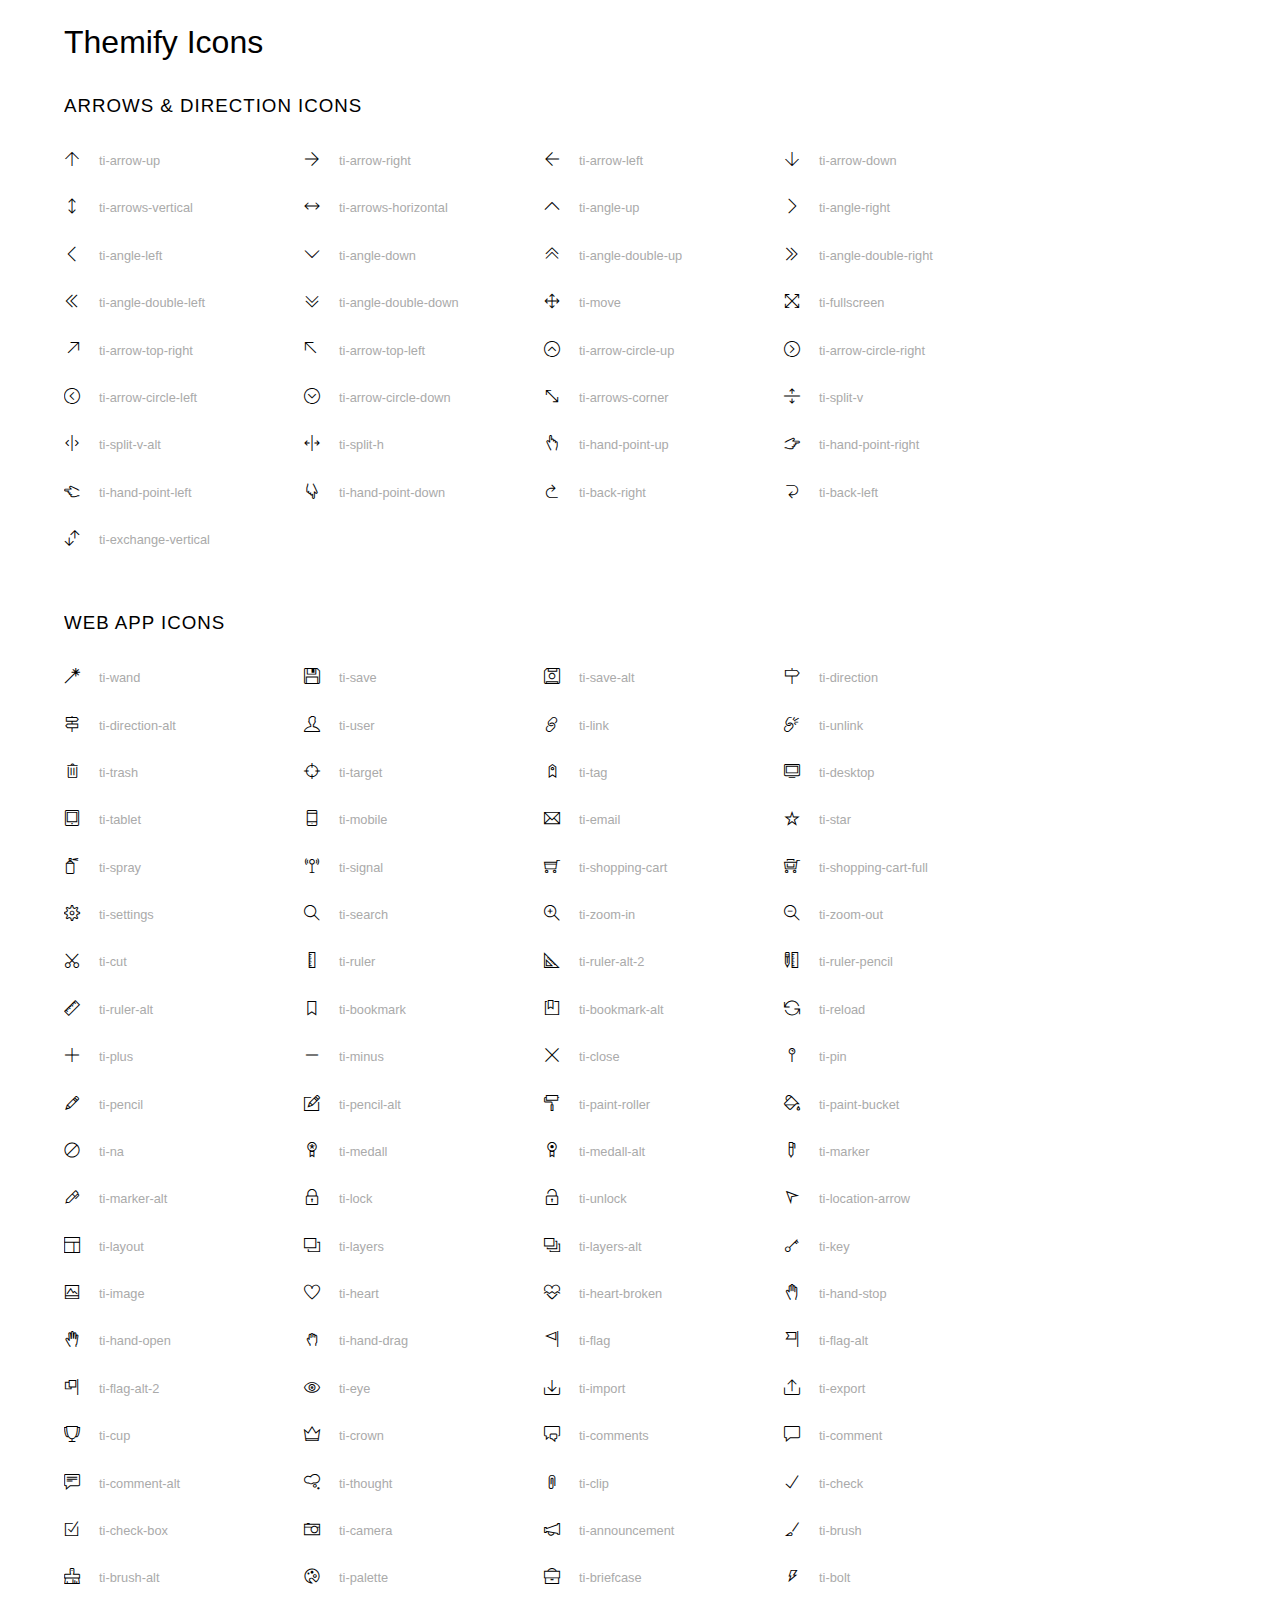
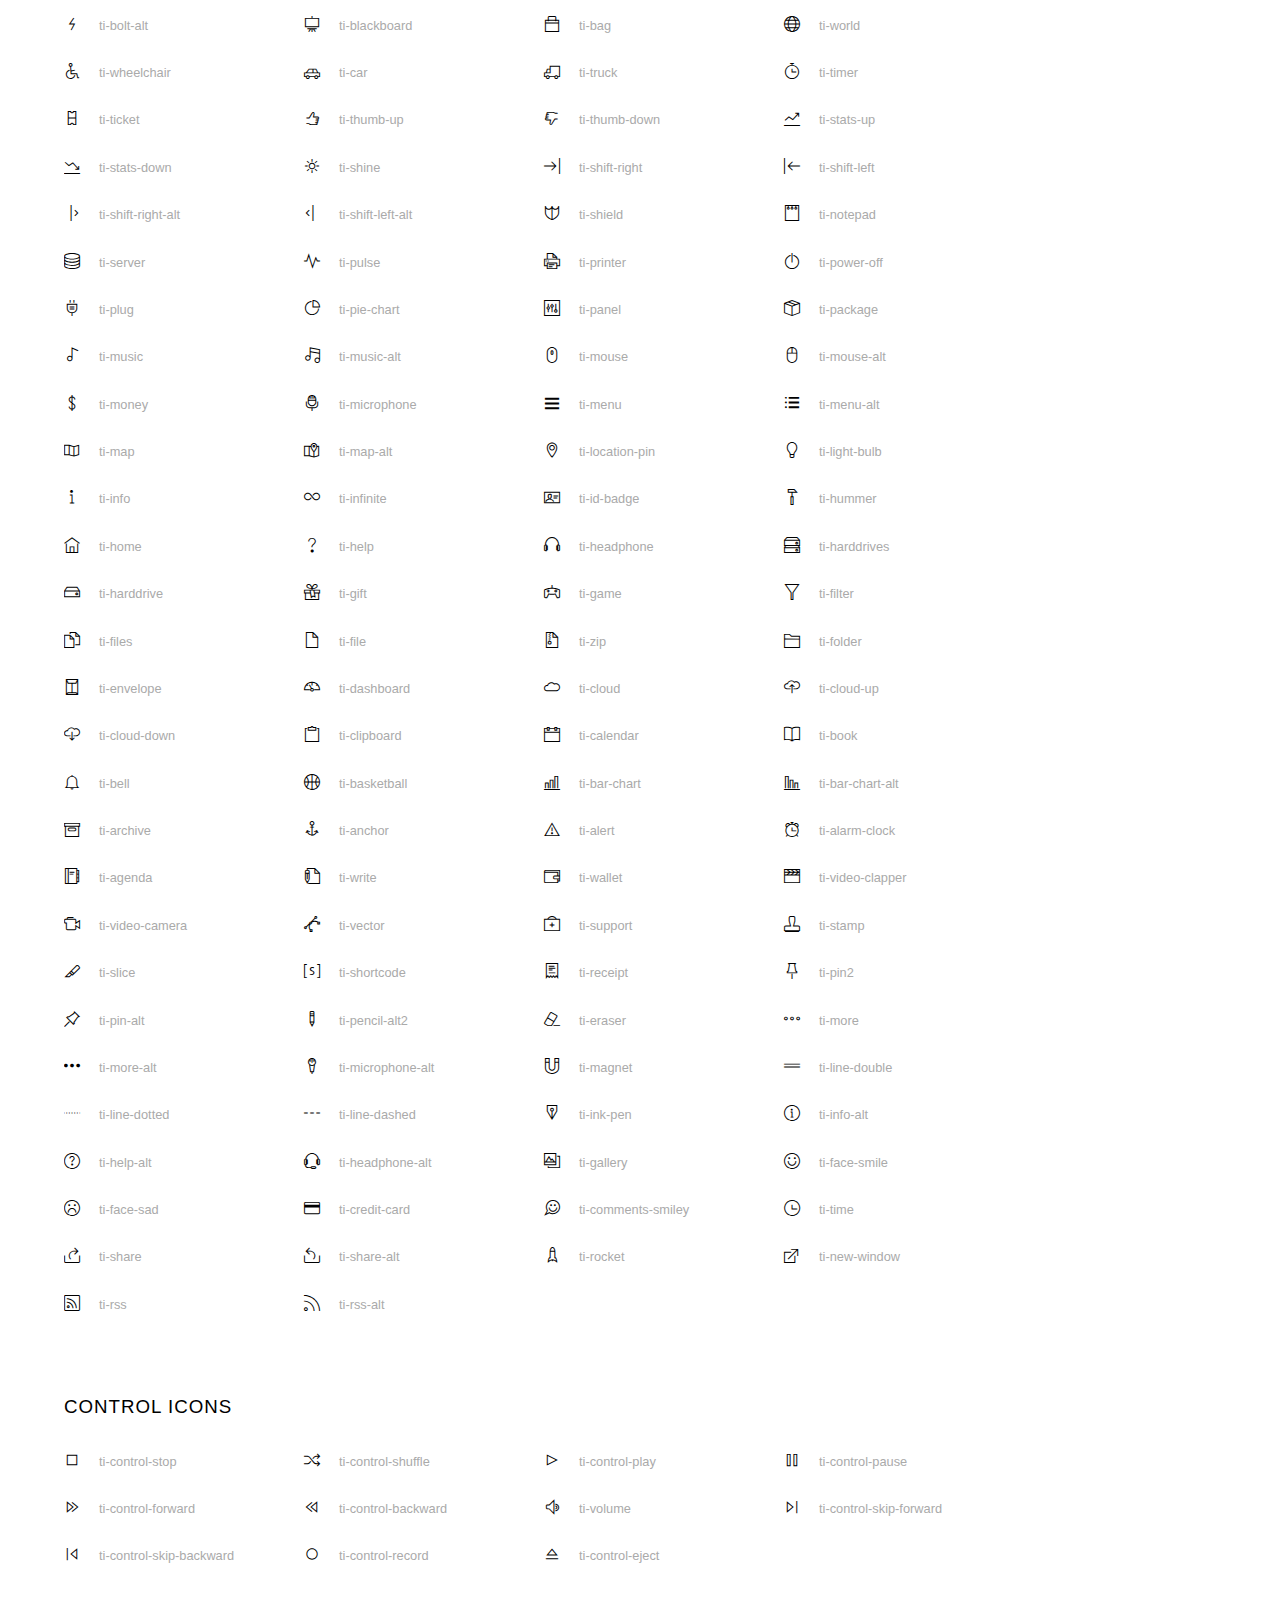
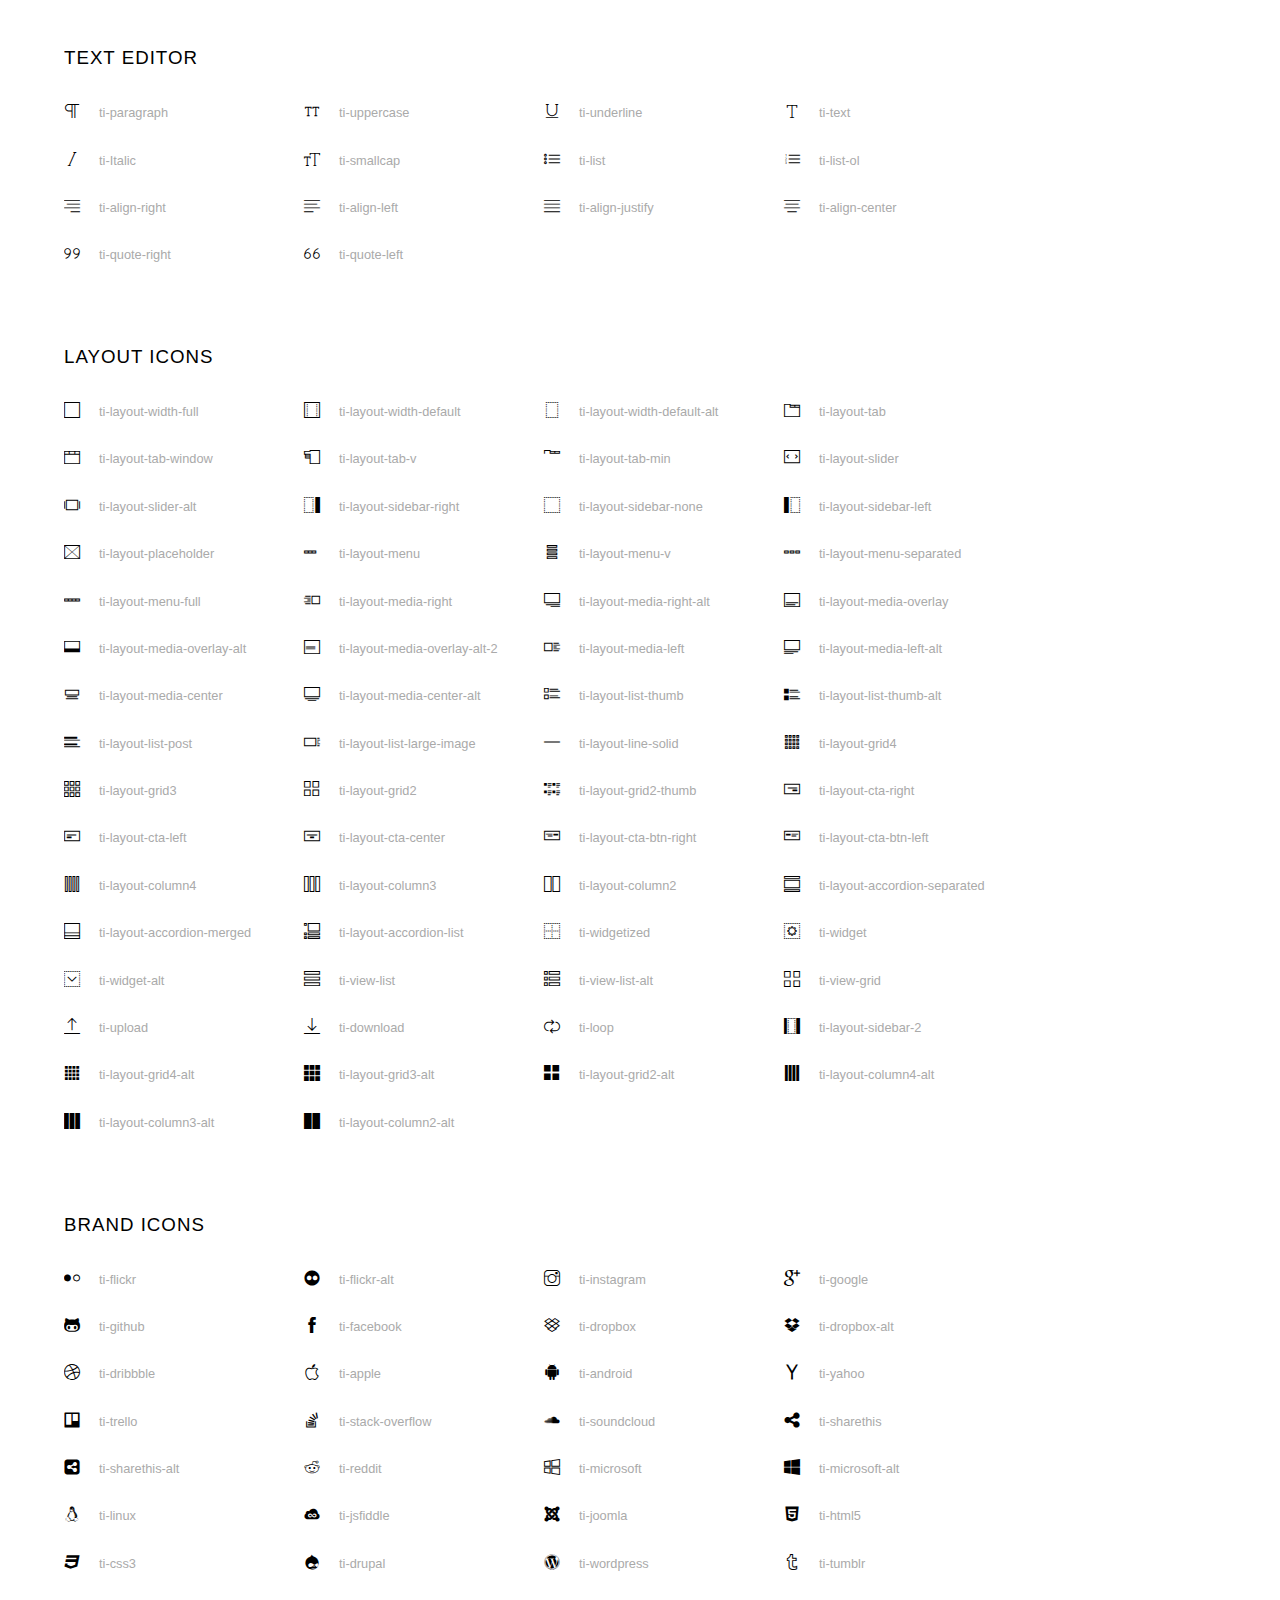
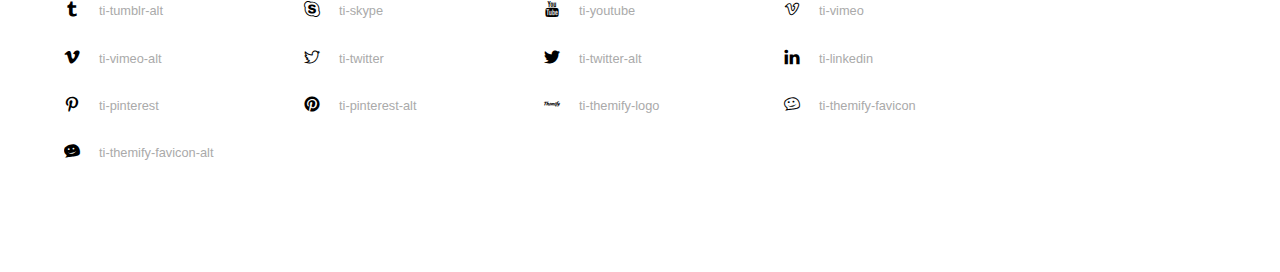
<file: vendors/iconfonts/ti-icons/index.html>
<!doctype html>
<html>
<head>
	<meta charset="utf-8">
	<title>Themify Icon Font</title>
	<meta name="viewport" content="width=device-width">
	<link rel="stylesheet" href="demo-files/demo.css">
	<link rel="stylesheet" href="css/themify-icons.css">
	<!--[if lt IE 8]><!-->
	<link rel="stylesheet" href="ie7/ie7.css">
	<!--<![endif]-->
</head>
<body>
	<h1>Themify Icons</h1>

	<div class="icon-section">

		<div class="icon-section">
			<h3>Arrows &amp; Direction Icons </h3>

			<div class="icon-container">
				<span class="ti-arrow-up"></span><span class="icon-name"> ti-arrow-up</span>
			</div>
			<div class="icon-container">
				<span class="ti-arrow-right"></span><span class="icon-name"> ti-arrow-right</span>
			</div>
			<div class="icon-container">
				<span class="ti-arrow-left"></span><span class="icon-name"> ti-arrow-left</span>
			</div>
			<div class="icon-container">
				<span class="ti-arrow-down"></span><span class="icon-name"> ti-arrow-down</span>
			</div>
			<div class="icon-container">
				<span class="ti-arrows-vertical"></span><span class="icon-name"> ti-arrows-vertical</span>
			</div>
			<div class="icon-container">
				<span class="ti-arrows-horizontal"></span><span class="icon-name"> ti-arrows-horizontal</span>
			</div>
			<div class="icon-container">
				<span class="ti-angle-up"></span><span class="icon-name"> ti-angle-up</span>
			</div>
			<div class="icon-container">
				<span class="ti-angle-right"></span><span class="icon-name"> ti-angle-right</span>
			</div>
			<div class="icon-container">
				<span class="ti-angle-left"></span><span class="icon-name"> ti-angle-left</span>
			</div>
			<div class="icon-container">
				<span class="ti-angle-down"></span><span class="icon-name"> ti-angle-down</span>
			</div>	
			<div class="icon-container">
				<span class="ti-angle-double-up"></span><span class="icon-name"> ti-angle-double-up</span>
			</div>
			<div class="icon-container">
				<span class="ti-angle-double-right"></span><span class="icon-name"> ti-angle-double-right</span>
			</div>
			<div class="icon-container">
				<span class="ti-angle-double-left"></span><span class="icon-name"> ti-angle-double-left</span>
			</div>
			<div class="icon-container">
				<span class="ti-angle-double-down"></span><span class="icon-name"> ti-angle-double-down</span>
			</div>					
			<div class="icon-container">
				<span class="ti-move"></span><span class="icon-name"> ti-move</span>
			</div>
			<div class="icon-container">
				<span class="ti-fullscreen"></span><span class="icon-name"> ti-fullscreen</span>
			</div>
			<div class="icon-container">
				<span class="ti-arrow-top-right"></span><span class="icon-name"> ti-arrow-top-right</span>
			</div>
			<div class="icon-container">
				<span class="ti-arrow-top-left"></span><span class="icon-name"> ti-arrow-top-left</span>
			</div>
			<div class="icon-container">
				<span class="ti-arrow-circle-up"></span><span class="icon-name"> ti-arrow-circle-up</span>
			</div>
			<div class="icon-container">
				<span class="ti-arrow-circle-right"></span><span class="icon-name"> ti-arrow-circle-right</span>
			</div>
			<div class="icon-container">
				<span class="ti-arrow-circle-left"></span><span class="icon-name"> ti-arrow-circle-left</span>
			</div>
			<div class="icon-container">
				<span class="ti-arrow-circle-down"></span><span class="icon-name"> ti-arrow-circle-down</span>
			</div>
			<div class="icon-container">
				<span class="ti-arrows-corner"></span><span class="icon-name"> ti-arrows-corner</span>
			</div>
			<div class="icon-container">
				<span class="ti-split-v"></span><span class="icon-name"> ti-split-v</span>
			</div>

			<div class="icon-container">
				<span class="ti-split-v-alt"></span><span class="icon-name"> ti-split-v-alt</span>
			</div>
			<div class="icon-container">
				<span class="ti-split-h"></span><span class="icon-name"> ti-split-h</span>
			</div>
			<div class="icon-container">
				<span class="ti-hand-point-up"></span><span class="icon-name"> ti-hand-point-up</span>
			</div>
			<div class="icon-container">
				<span class="ti-hand-point-right"></span><span class="icon-name"> ti-hand-point-right</span>
			</div>
			<div class="icon-container">
				<span class="ti-hand-point-left"></span><span class="icon-name"> ti-hand-point-left</span>
			</div>
			<div class="icon-container">
				<span class="ti-hand-point-down"></span><span class="icon-name"> ti-hand-point-down</span>
			</div>
			<div class="icon-container">
				<span class="ti-back-right"></span><span class="icon-name"> ti-back-right</span>
			</div>
			<div class="icon-container">
				<span class="ti-back-left"></span><span class="icon-name"> ti-back-left</span>
			</div>
			<div class="icon-container">
				<span class="ti-exchange-vertical"></span><span class="icon-name"> ti-exchange-vertical</span>
			</div>

		</div> <!-- Arrows Icons -->



		<h3>Web App Icons</h3>
		
		<div class="icon-section">

			<div class="icon-container">
				<span class="ti-wand"></span><span class="icon-name"> ti-wand</span>
			</div>
			<div class="icon-container">
				<span class="ti-save"></span><span class="icon-name"> ti-save</span>
			</div>
			<div class="icon-container">
				<span class="ti-save-alt"></span><span class="icon-name"> ti-save-alt</span>
			</div>

			<div class="icon-container">
				<span class="ti-direction"></span><span class="icon-name"> ti-direction</span>
			</div>
			<div class="icon-container">
				<span class="ti-direction-alt"></span><span class="icon-name"> ti-direction-alt</span>
			</div>
			<div class="icon-container">
				<span class="ti-user"></span><span class="icon-name"> ti-user</span>
			</div>
			<div class="icon-container">
				<span class="ti-link"></span><span class="icon-name"> ti-link</span>
			</div>
			<div class="icon-container">
				<span class="ti-unlink"></span><span class="icon-name"> ti-unlink</span>
			</div>
			<div class="icon-container">
				<span class="ti-trash"></span><span class="icon-name"> ti-trash</span>
			</div>
			<div class="icon-container">
				<span class="ti-target"></span><span class="icon-name"> ti-target</span>
			</div>
			<div class="icon-container">
				<span class="ti-tag"></span><span class="icon-name"> ti-tag</span>
			</div>
			<div class="icon-container">
				<span class="ti-desktop"></span><span class="icon-name"> ti-desktop</span>
			</div>
			<div class="icon-container">
				<span class="ti-tablet"></span><span class="icon-name"> ti-tablet</span>
			</div>
			<div class="icon-container">
				<span class="ti-mobile"></span><span class="icon-name"> ti-mobile</span>
			</div>
			<div class="icon-container">
				<span class="ti-email"></span><span class="icon-name"> ti-email</span>
			</div>	
			<div class="icon-container">
				<span class="ti-star"></span><span class="icon-name"> ti-star</span>
			</div>
			<div class="icon-container">
				<span class="ti-spray"></span><span class="icon-name"> ti-spray</span>
			</div>
			<div class="icon-container">
				<span class="ti-signal"></span><span class="icon-name"> ti-signal</span>
			</div>
			<div class="icon-container">
				<span class="ti-shopping-cart"></span><span class="icon-name"> ti-shopping-cart</span>
			</div>
			<div class="icon-container">
				<span class="ti-shopping-cart-full"></span><span class="icon-name"> ti-shopping-cart-full</span>
			</div>
			<div class="icon-container">
				<span class="ti-settings"></span><span class="icon-name"> ti-settings</span>
			</div>
			<div class="icon-container">
				<span class="ti-search"></span><span class="icon-name"> ti-search</span>
			</div>
			<div class="icon-container">
				<span class="ti-zoom-in"></span><span class="icon-name"> ti-zoom-in</span>
			</div>
			<div class="icon-container">
				<span class="ti-zoom-out"></span><span class="icon-name"> ti-zoom-out</span>
			</div>
			<div class="icon-container">
				<span class="ti-cut"></span><span class="icon-name"> ti-cut</span>
			</div>
			<div class="icon-container">
				<span class="ti-ruler"></span><span class="icon-name"> ti-ruler</span>
			</div>
			<div class="icon-container">
				<span class="ti-ruler-alt-2"></span><span class="icon-name"> ti-ruler-alt-2</span>
			</div>			
			<div class="icon-container">
				<span class="ti-ruler-pencil"></span><span class="icon-name"> ti-ruler-pencil</span>
			</div>
			<div class="icon-container">
				<span class="ti-ruler-alt"></span><span class="icon-name"> ti-ruler-alt</span>
			</div>
			<div class="icon-container">
				<span class="ti-bookmark"></span><span class="icon-name"> ti-bookmark</span>
			</div>
			<div class="icon-container">
				<span class="ti-bookmark-alt"></span><span class="icon-name"> ti-bookmark-alt</span>
			</div>
			<div class="icon-container">
				<span class="ti-reload"></span><span class="icon-name"> ti-reload</span>
			</div>
			<div class="icon-container">
				<span class="ti-plus"></span><span class="icon-name"> ti-plus</span>
			</div>
			<div class="icon-container">
				<span class="ti-minus"></span><span class="icon-name"> ti-minus</span>
			</div>
			<div class="icon-container">
				<span class="ti-close"></span><span class="icon-name"> ti-close</span>
			</div>			
			<div class="icon-container">
				<span class="ti-pin"></span><span class="icon-name"> ti-pin</span>
			</div>
			<div class="icon-container">
				<span class="ti-pencil"></span><span class="icon-name"> ti-pencil</span>
			</div>
					
		  	<div class="icon-container">
				<span class="ti-pencil-alt"></span><span class="icon-name"> ti-pencil-alt</span>
			</div>
			<div class="icon-container">
				<span class="ti-paint-roller"></span><span class="icon-name"> ti-paint-roller</span>
			</div>
			<div class="icon-container">
				<span class="ti-paint-bucket"></span><span class="icon-name"> ti-paint-bucket</span>
			</div>
			<div class="icon-container">
				<span class="ti-na"></span><span class="icon-name"> ti-na</span>
			</div>
			<div class="icon-container">
				<span class="ti-medall"></span><span class="icon-name"> ti-medall</span>
			</div>
			<div class="icon-container">
				<span class="ti-medall-alt"></span><span class="icon-name"> ti-medall-alt</span>
			</div>
			<div class="icon-container">
				<span class="ti-marker"></span><span class="icon-name"> ti-marker</span>
			</div>
			<div class="icon-container">
				<span class="ti-marker-alt"></span><span class="icon-name"> ti-marker-alt</span>
			</div>

			<div class="icon-container">
				<span class="ti-lock"></span><span class="icon-name"> ti-lock</span>
			</div>
			<div class="icon-container">
				<span class="ti-unlock"></span><span class="icon-name"> ti-unlock</span>
			</div>
			<div class="icon-container">
				<span class="ti-location-arrow"></span><span class="icon-name"> ti-location-arrow</span>
			</div>
			<div class="icon-container">
				<span class="ti-layout"></span><span class="icon-name"> ti-layout</span>
			</div>
			<div class="icon-container">
				<span class="ti-layers"></span><span class="icon-name"> ti-layers</span>
			</div>
			<div class="icon-container">
				<span class="ti-layers-alt"></span><span class="icon-name"> ti-layers-alt</span>
			</div>
			<div class="icon-container">
				<span class="ti-key"></span><span class="icon-name"> ti-key</span>
			</div>
			<div class="icon-container">
				<span class="ti-image"></span><span class="icon-name"> ti-image</span>
			</div>
			<div class="icon-container">
				<span class="ti-heart"></span><span class="icon-name"> ti-heart</span>
			</div>
			<div class="icon-container">
				<span class="ti-heart-broken"></span><span class="icon-name"> ti-heart-broken</span>
			</div>
			<div class="icon-container">
				<span class="ti-hand-stop"></span><span class="icon-name"> ti-hand-stop</span>
			</div>
			<div class="icon-container">
				<span class="ti-hand-open"></span><span class="icon-name"> ti-hand-open</span>
			</div>
			<div class="icon-container">
				<span class="ti-hand-drag"></span><span class="icon-name"> ti-hand-drag</span>
			</div>
			<div class="icon-container">
				<span class="ti-flag"></span><span class="icon-name"> ti-flag</span>
			</div>
			<div class="icon-container">
				<span class="ti-flag-alt"></span><span class="icon-name"> ti-flag-alt</span>
			</div>
			<div class="icon-container">
				<span class="ti-flag-alt-2"></span><span class="icon-name"> ti-flag-alt-2</span>
			</div>
			<div class="icon-container">
				<span class="ti-eye"></span><span class="icon-name"> ti-eye</span>
			</div>
			<div class="icon-container">
				<span class="ti-import"></span><span class="icon-name"> ti-import</span>
			</div>			
			<div class="icon-container">
				<span class="ti-export"></span><span class="icon-name"> ti-export</span>
			</div>
			<div class="icon-container">
				<span class="ti-cup"></span><span class="icon-name"> ti-cup</span>
			</div>
			<div class="icon-container">
				<span class="ti-crown"></span><span class="icon-name"> ti-crown</span>
			</div>
			<div class="icon-container">
				<span class="ti-comments"></span><span class="icon-name"> ti-comments</span>
			</div>
			<div class="icon-container">
				<span class="ti-comment"></span><span class="icon-name"> ti-comment</span>
			</div>
			<div class="icon-container">
				<span class="ti-comment-alt"></span><span class="icon-name"> ti-comment-alt</span>
			</div>
			<div class="icon-container">
				<span class="ti-thought"></span><span class="icon-name"> ti-thought</span>
			</div>			
			<div class="icon-container">
				<span class="ti-clip"></span><span class="icon-name"> ti-clip</span>
			</div>

			<div class="icon-container">
				<span class="ti-check"></span><span class="icon-name"> ti-check</span>
			</div>
			<div class="icon-container">
				<span class="ti-check-box"></span><span class="icon-name"> ti-check-box</span>
			</div>
			<div class="icon-container">
				<span class="ti-camera"></span><span class="icon-name"> ti-camera</span>
			</div>
			<div class="icon-container">
				<span class="ti-announcement"></span><span class="icon-name"> ti-announcement</span>
			</div>
			<div class="icon-container">
				<span class="ti-brush"></span><span class="icon-name"> ti-brush</span>
			</div>
			<div class="icon-container">
				<span class="ti-brush-alt"></span><span class="icon-name"> ti-brush-alt</span>
			</div>
			<div class="icon-container">
				<span class="ti-palette"></span><span class="icon-name"> ti-palette</span>
			</div>			
			<div class="icon-container">
				<span class="ti-briefcase"></span><span class="icon-name"> ti-briefcase</span>
			</div>
			<div class="icon-container">
				<span class="ti-bolt"></span><span class="icon-name"> ti-bolt</span>
			</div>
			<div class="icon-container">
				<span class="ti-bolt-alt"></span><span class="icon-name"> ti-bolt-alt</span>
			</div>
			<div class="icon-container">
				<span class="ti-blackboard"></span><span class="icon-name"> ti-blackboard</span>
			</div>
			<div class="icon-container">
				<span class="ti-bag"></span><span class="icon-name"> ti-bag</span>
			</div>
			<div class="icon-container">
				<span class="ti-world"></span><span class="icon-name"> ti-world</span>
			</div>
			<div class="icon-container">
				<span class="ti-wheelchair"></span><span class="icon-name"> ti-wheelchair</span>
			</div>
			<div class="icon-container">
				<span class="ti-car"></span><span class="icon-name"> ti-car</span>
			</div>
			<div class="icon-container">
				<span class="ti-truck"></span><span class="icon-name"> ti-truck</span>
			</div>
			<div class="icon-container">
				<span class="ti-timer"></span><span class="icon-name"> ti-timer</span>
			</div>
			<div class="icon-container">
				<span class="ti-ticket"></span><span class="icon-name"> ti-ticket</span>
			</div>
			<div class="icon-container">
				<span class="ti-thumb-up"></span><span class="icon-name"> ti-thumb-up</span>
			</div>
			<div class="icon-container">
				<span class="ti-thumb-down"></span><span class="icon-name"> ti-thumb-down</span>
			</div>

			<div class="icon-container">
				<span class="ti-stats-up"></span><span class="icon-name"> ti-stats-up</span>
			</div>
			<div class="icon-container">
				<span class="ti-stats-down"></span><span class="icon-name"> ti-stats-down</span>
			</div>
			<div class="icon-container">
				<span class="ti-shine"></span><span class="icon-name"> ti-shine</span>
			</div>
			<div class="icon-container">
				<span class="ti-shift-right"></span><span class="icon-name"> ti-shift-right</span>
			</div>
			<div class="icon-container">
				<span class="ti-shift-left"></span><span class="icon-name"> ti-shift-left</span>
			</div>

			<div class="icon-container">
				<span class="ti-shift-right-alt"></span><span class="icon-name"> ti-shift-right-alt</span>
			</div>
			<div class="icon-container">
				<span class="ti-shift-left-alt"></span><span class="icon-name"> ti-shift-left-alt</span>
			</div>
			<div class="icon-container">
				<span class="ti-shield"></span><span class="icon-name"> ti-shield</span>
			</div>
			<div class="icon-container">
				<span class="ti-notepad"></span><span class="icon-name"> ti-notepad</span>
			</div>
			<div class="icon-container">
				<span class="ti-server"></span><span class="icon-name"> ti-server</span>
			</div>

			<div class="icon-container">
				<span class="ti-pulse"></span><span class="icon-name"> ti-pulse</span>
			</div>
			<div class="icon-container">
				<span class="ti-printer"></span><span class="icon-name"> ti-printer</span>
			</div>
			<div class="icon-container">
				<span class="ti-power-off"></span><span class="icon-name"> ti-power-off</span>
			</div>
			<div class="icon-container">
				<span class="ti-plug"></span><span class="icon-name"> ti-plug</span>
			</div>
			<div class="icon-container">
				<span class="ti-pie-chart"></span><span class="icon-name"> ti-pie-chart</span>
			</div>

			<div class="icon-container">
				<span class="ti-panel"></span><span class="icon-name"> ti-panel</span>
			</div>
			<div class="icon-container">
				<span class="ti-package"></span><span class="icon-name"> ti-package</span>
			</div>
			<div class="icon-container">
				<span class="ti-music"></span><span class="icon-name"> ti-music</span>
			</div>
			<div class="icon-container">
				<span class="ti-music-alt"></span><span class="icon-name"> ti-music-alt</span>
			</div>
			<div class="icon-container">
				<span class="ti-mouse"></span><span class="icon-name"> ti-mouse</span>
			</div>
			<div class="icon-container">
				<span class="ti-mouse-alt"></span><span class="icon-name"> ti-mouse-alt</span>
			</div>
			<div class="icon-container">
				<span class="ti-money"></span><span class="icon-name"> ti-money</span>
			</div>
			<div class="icon-container">
				<span class="ti-microphone"></span><span class="icon-name"> ti-microphone</span>
			</div>
			<div class="icon-container">
				<span class="ti-menu"></span><span class="icon-name"> ti-menu</span>
			</div>
			<div class="icon-container">
				<span class="ti-menu-alt"></span><span class="icon-name"> ti-menu-alt</span>
			</div>
			<div class="icon-container">
				<span class="ti-map"></span><span class="icon-name"> ti-map</span>
			</div>
			<div class="icon-container">
				<span class="ti-map-alt"></span><span class="icon-name"> ti-map-alt</span>
			</div>

			<div class="icon-container">
				<span class="ti-location-pin"></span><span class="icon-name"> ti-location-pin</span>
			</div>

			<div class="icon-container">
				<span class="ti-light-bulb"></span><span class="icon-name"> ti-light-bulb</span>
			</div>
			<div class="icon-container">
				<span class="ti-info"></span><span class="icon-name"> ti-info</span>
			</div>
			<div class="icon-container">
				<span class="ti-infinite"></span><span class="icon-name"> ti-infinite</span>
			</div>
			<div class="icon-container">
				<span class="ti-id-badge"></span><span class="icon-name"> ti-id-badge</span>
			</div>
			<div class="icon-container">
				<span class="ti-hummer"></span><span class="icon-name"> ti-hummer</span>
			</div>
			<div class="icon-container">
				<span class="ti-home"></span><span class="icon-name"> ti-home</span>
			</div>
			<div class="icon-container">
				<span class="ti-help"></span><span class="icon-name"> ti-help</span>
			</div>
			<div class="icon-container">
				<span class="ti-headphone"></span><span class="icon-name"> ti-headphone</span>
			</div>
			<div class="icon-container">
				<span class="ti-harddrives"></span><span class="icon-name"> ti-harddrives</span>
			</div>
			<div class="icon-container">
				<span class="ti-harddrive"></span><span class="icon-name"> ti-harddrive</span>
			</div>
			<div class="icon-container">
				<span class="ti-gift"></span><span class="icon-name"> ti-gift</span>
			</div>
			<div class="icon-container">
				<span class="ti-game"></span><span class="icon-name"> ti-game</span>
			</div>
			<div class="icon-container">
				<span class="ti-filter"></span><span class="icon-name"> ti-filter</span>
			</div>
			<div class="icon-container">
				<span class="ti-files"></span><span class="icon-name"> ti-files</span>
			</div>
			<div class="icon-container">
				<span class="ti-file"></span><span class="icon-name"> ti-file</span>
			</div>
			<div class="icon-container">
				<span class="ti-zip"></span><span class="icon-name"> ti-zip</span>
			</div>
			<div class="icon-container">
				<span class="ti-folder"></span><span class="icon-name"> ti-folder</span>
			</div>			
			<div class="icon-container">
				<span class="ti-envelope"></span><span class="icon-name"> ti-envelope</span>
			</div>


			<div class="icon-container">
				<span class="ti-dashboard"></span><span class="icon-name"> ti-dashboard</span>
			</div>
			<div class="icon-container">
				<span class="ti-cloud"></span><span class="icon-name"> ti-cloud</span>
			</div>
			<div class="icon-container">
				<span class="ti-cloud-up"></span><span class="icon-name"> ti-cloud-up</span>
			</div>
			<div class="icon-container">
				<span class="ti-cloud-down"></span><span class="icon-name"> ti-cloud-down</span>
			</div>
			<div class="icon-container">
				<span class="ti-clipboard"></span><span class="icon-name"> ti-clipboard</span>
			</div>
			<div class="icon-container">
				<span class="ti-calendar"></span><span class="icon-name"> ti-calendar</span>
			</div>
			<div class="icon-container">
				<span class="ti-book"></span><span class="icon-name"> ti-book</span>
			</div>
			<div class="icon-container">
				<span class="ti-bell"></span><span class="icon-name"> ti-bell</span>
			</div>
			<div class="icon-container">
				<span class="ti-basketball"></span><span class="icon-name"> ti-basketball</span>
			</div>
			<div class="icon-container">
				<span class="ti-bar-chart"></span><span class="icon-name"> ti-bar-chart</span>
			</div>
			<div class="icon-container">
				<span class="ti-bar-chart-alt"></span><span class="icon-name"> ti-bar-chart-alt</span>
			</div>


			<div class="icon-container">
				<span class="ti-archive"></span><span class="icon-name"> ti-archive</span>
			</div>
			<div class="icon-container">
				<span class="ti-anchor"></span><span class="icon-name"> ti-anchor</span>
			</div>

			<div class="icon-container">
				<span class="ti-alert"></span><span class="icon-name"> ti-alert</span>
			</div>
			<div class="icon-container">
				<span class="ti-alarm-clock"></span><span class="icon-name"> ti-alarm-clock</span>
			</div>
			<div class="icon-container">
				<span class="ti-agenda"></span><span class="icon-name"> ti-agenda</span>
			</div>
			<div class="icon-container">
				<span class="ti-write"></span><span class="icon-name"> ti-write</span>
			</div>

			<div class="icon-container">
				<span class="ti-wallet"></span><span class="icon-name"> ti-wallet</span>
			</div>
			<div class="icon-container">
				<span class="ti-video-clapper"></span><span class="icon-name"> ti-video-clapper</span>
			</div>
			<div class="icon-container">
				<span class="ti-video-camera"></span><span class="icon-name"> ti-video-camera</span>
			</div>
			<div class="icon-container">
				<span class="ti-vector"></span><span class="icon-name"> ti-vector</span>
			</div>

			<div class="icon-container">
				<span class="ti-support"></span><span class="icon-name"> ti-support</span>
			</div>
			<div class="icon-container">
				<span class="ti-stamp"></span><span class="icon-name"> ti-stamp</span>
			</div>
			<div class="icon-container">
				<span class="ti-slice"></span><span class="icon-name"> ti-slice</span>
			</div>
			<div class="icon-container">
				<span class="ti-shortcode"></span><span class="icon-name"> ti-shortcode</span>
			</div>
			<div class="icon-container">
				<span class="ti-receipt"></span><span class="icon-name"> ti-receipt</span>
			</div>
			<div class="icon-container">
				<span class="ti-pin2"></span><span class="icon-name"> ti-pin2</span>
			</div>
			<div class="icon-container">
				<span class="ti-pin-alt"></span><span class="icon-name"> ti-pin-alt</span>
			</div>
			<div class="icon-container">
				<span class="ti-pencil-alt2"></span><span class="icon-name"> ti-pencil-alt2</span>
			</div>
			<div class="icon-container">
				<span class="ti-eraser"></span><span class="icon-name"> ti-eraser</span>
			</div>			
			<div class="icon-container">
				<span class="ti-more"></span><span class="icon-name"> ti-more</span>
			</div>
			<div class="icon-container">
				<span class="ti-more-alt"></span><span class="icon-name"> ti-more-alt</span>
			</div>
			<div class="icon-container">
				<span class="ti-microphone-alt"></span><span class="icon-name"> ti-microphone-alt</span>
			</div>
			<div class="icon-container">
				<span class="ti-magnet"></span><span class="icon-name"> ti-magnet</span>
			</div>
			<div class="icon-container">
				<span class="ti-line-double"></span><span class="icon-name"> ti-line-double</span>
			</div>
			<div class="icon-container">
				<span class="ti-line-dotted"></span><span class="icon-name"> ti-line-dotted</span>
			</div>
			<div class="icon-container">
				<span class="ti-line-dashed"></span><span class="icon-name"> ti-line-dashed</span>
			</div>

			<div class="icon-container">
				<span class="ti-ink-pen"></span><span class="icon-name"> ti-ink-pen</span>
			</div>
			<div class="icon-container">
				<span class="ti-info-alt"></span><span class="icon-name"> ti-info-alt</span>
			</div>
			<div class="icon-container">
				<span class="ti-help-alt"></span><span class="icon-name"> ti-help-alt</span>
			</div>
			<div class="icon-container">
				<span class="ti-headphone-alt"></span><span class="icon-name"> ti-headphone-alt</span>
			</div>

			<div class="icon-container">
				<span class="ti-gallery"></span><span class="icon-name"> ti-gallery</span>
			</div>
			<div class="icon-container">
				<span class="ti-face-smile"></span><span class="icon-name"> ti-face-smile</span>
			</div>
			<div class="icon-container">
				<span class="ti-face-sad"></span><span class="icon-name"> ti-face-sad</span>
			</div>
			<div class="icon-container">
				<span class="ti-credit-card"></span><span class="icon-name"> ti-credit-card</span>
			</div>
			<div class="icon-container">
				<span class="ti-comments-smiley"></span><span class="icon-name"> ti-comments-smiley</span>
			</div>
			<div class="icon-container">
				<span class="ti-time"></span><span class="icon-name"> ti-time</span>
			</div>
			<div class="icon-container">
				<span class="ti-share"></span><span class="icon-name"> ti-share</span>
			</div>
			<div class="icon-container">
				<span class="ti-share-alt"></span><span class="icon-name"> ti-share-alt</span>
			</div>
			<div class="icon-container">
				<span class="ti-rocket"></span><span class="icon-name"> ti-rocket</span>
			</div>

			<div class="icon-container">
				<span class="ti-new-window"></span><span class="icon-name"> ti-new-window</span>
			</div>

			<div class="icon-container">
				<span class="ti-rss"></span><span class="icon-name"> ti-rss</span>
			</div>

			<div class="icon-container">
				<span class="ti-rss-alt"></span><span class="icon-name"> ti-rss-alt</span>
			</div>
			
		</div><!-- Web App Icons -->


		<div class="icon-section">
			<h3>Control Icons</h3>
			<div class="icon-container">
				<span class="ti-control-stop"></span><span class="icon-name"> ti-control-stop</span>
			</div>
			<div class="icon-container">
				<span class="ti-control-shuffle"></span><span class="icon-name"> ti-control-shuffle</span>
			</div>
			<div class="icon-container">
				<span class="ti-control-play"></span><span class="icon-name"> ti-control-play</span>
			</div>
			<div class="icon-container">
				<span class="ti-control-pause"></span><span class="icon-name"> ti-control-pause</span>
			</div>
			<div class="icon-container">
				<span class="ti-control-forward"></span><span class="icon-name"> ti-control-forward</span>
			</div>
			<div class="icon-container">
				<span class="ti-control-backward"></span><span class="icon-name"> ti-control-backward</span>
			</div>	
			<div class="icon-container">
				<span class="ti-volume"></span><span class="icon-name"> ti-volume</span>
			</div>
			<div class="icon-container">
				<span class="ti-control-skip-forward"></span><span class="icon-name"> ti-control-skip-forward</span>
			</div>
			<div class="icon-container">
				<span class="ti-control-skip-backward"></span><span class="icon-name"> ti-control-skip-backward</span>
			</div>
			<div class="icon-container">
				<span class="ti-control-record"></span><span class="icon-name"> ti-control-record</span>
			</div>
			<div class="icon-container">
				<span class="ti-control-eject"></span><span class="icon-name"> ti-control-eject</span>
			</div>			
		</div> <!-- Control Icons -->


		<div class="icon-section">
			<h3>Text Editor</h3>

			<div class="icon-container">
				<span class="ti-paragraph"></span><span class="icon-name"> ti-paragraph</span>
			</div>
			<div class="icon-container">
				<span class="ti-uppercase"></span><span class="icon-name"> ti-uppercase</span>
			</div>

			<div class="icon-container">
				<span class="ti-underline"></span><span class="icon-name"> ti-underline</span>
			</div>
			<div class="icon-container">
				<span class="ti-text"></span><span class="icon-name"> ti-text</span>
			</div>
			<div class="icon-container">
				<span class="ti-Italic"></span><span class="icon-name"> ti-Italic</span>
			</div>
			<div class="icon-container">
				<span class="ti-smallcap"></span><span class="icon-name"> ti-smallcap</span>
			</div>
			<div class="icon-container">
				<span class="ti-list"></span><span class="icon-name"> ti-list</span>
			</div>
			<div class="icon-container">
				<span class="ti-list-ol"></span><span class="icon-name"> ti-list-ol</span>
			</div>
			<div class="icon-container">
				<span class="ti-align-right"></span><span class="icon-name"> ti-align-right</span>
			</div>
			<div class="icon-container">
				<span class="ti-align-left"></span><span class="icon-name"> ti-align-left</span>
			</div>
			<div class="icon-container">
				<span class="ti-align-justify"></span><span class="icon-name"> ti-align-justify</span>
			</div>
			<div class="icon-container">
				<span class="ti-align-center"></span><span class="icon-name"> ti-align-center</span>
			</div>
			<div class="icon-container">
				<span class="ti-quote-right"></span><span class="icon-name"> ti-quote-right</span>
			</div>
			<div class="icon-container">
				<span class="ti-quote-left"></span><span class="icon-name"> ti-quote-left</span>
			</div>

		</div> <!-- Text Editor -->



		<div class="icon-section">
			<h3>Layout Icons</h3>
			<div class="icon-container">
				<span class="ti-layout-width-full"></span><span class="icon-name"> ti-layout-width-full</span>
			</div>
			<div class="icon-container">
				<span class="ti-layout-width-default"></span><span class="icon-name"> ti-layout-width-default</span>
			</div>
			<div class="icon-container">
				<span class="ti-layout-width-default-alt"></span><span class="icon-name"> ti-layout-width-default-alt</span>
			</div>
			<div class="icon-container">
				<span class="ti-layout-tab"></span><span class="icon-name"> ti-layout-tab</span>
			</div>
			<div class="icon-container">
				<span class="ti-layout-tab-window"></span><span class="icon-name"> ti-layout-tab-window</span>
			</div>
			<div class="icon-container">
				<span class="ti-layout-tab-v"></span><span class="icon-name"> ti-layout-tab-v</span>
			</div>
			<div class="icon-container">
				<span class="ti-layout-tab-min"></span><span class="icon-name"> ti-layout-tab-min</span>
			</div>
			<div class="icon-container">
				<span class="ti-layout-slider"></span><span class="icon-name"> ti-layout-slider</span>
			</div>
			<div class="icon-container">
				<span class="ti-layout-slider-alt"></span><span class="icon-name"> ti-layout-slider-alt</span>
			</div>
			<div class="icon-container">
				<span class="ti-layout-sidebar-right"></span><span class="icon-name"> ti-layout-sidebar-right</span>
			</div>
			<div class="icon-container">
				<span class="ti-layout-sidebar-none"></span><span class="icon-name"> ti-layout-sidebar-none</span>
			</div>
			<div class="icon-container">
				<span class="ti-layout-sidebar-left"></span><span class="icon-name"> ti-layout-sidebar-left</span>
			</div>
			<div class="icon-container">
				<span class="ti-layout-placeholder"></span><span class="icon-name"> ti-layout-placeholder</span>
			</div>
			<div class="icon-container">
				<span class="ti-layout-menu"></span><span class="icon-name"> ti-layout-menu</span>
			</div>
			<div class="icon-container">
				<span class="ti-layout-menu-v"></span><span class="icon-name"> ti-layout-menu-v</span>
			</div>
			<div class="icon-container">
				<span class="ti-layout-menu-separated"></span><span class="icon-name"> ti-layout-menu-separated</span>
			</div>
			<div class="icon-container">
				<span class="ti-layout-menu-full"></span><span class="icon-name"> ti-layout-menu-full</span>
			</div>
			<div class="icon-container">
				<span class="ti-layout-media-right"></span><span class="icon-name"> ti-layout-media-right</span>
			</div>
			<div class="icon-container">
				<span class="ti-layout-media-right-alt"></span><span class="icon-name"> ti-layout-media-right-alt</span>
			</div>
			<div class="icon-container">
				<span class="ti-layout-media-overlay"></span><span class="icon-name"> ti-layout-media-overlay</span>
			</div>
			<div class="icon-container">
				<span class="ti-layout-media-overlay-alt"></span><span class="icon-name"> ti-layout-media-overlay-alt</span>
			</div>
			<div class="icon-container">
				<span class="ti-layout-media-overlay-alt-2"></span><span class="icon-name"> ti-layout-media-overlay-alt-2</span>
			</div>
			<div class="icon-container">
				<span class="ti-layout-media-left"></span><span class="icon-name"> ti-layout-media-left</span>
			</div>
			<div class="icon-container">
				<span class="ti-layout-media-left-alt"></span><span class="icon-name"> ti-layout-media-left-alt</span>
			</div>
			<div class="icon-container">
				<span class="ti-layout-media-center"></span><span class="icon-name"> ti-layout-media-center</span>
			</div>
			<div class="icon-container">
				<span class="ti-layout-media-center-alt"></span><span class="icon-name"> ti-layout-media-center-alt</span>
			</div>
			<div class="icon-container">
				<span class="ti-layout-list-thumb"></span><span class="icon-name"> ti-layout-list-thumb</span>
			</div>
			<div class="icon-container">
				<span class="ti-layout-list-thumb-alt"></span><span class="icon-name"> ti-layout-list-thumb-alt</span>
			</div>
			<div class="icon-container">
				<span class="ti-layout-list-post"></span><span class="icon-name"> ti-layout-list-post</span>
			</div>
			<div class="icon-container">
				<span class="ti-layout-list-large-image"></span><span class="icon-name"> ti-layout-list-large-image</span>
			</div>
			<div class="icon-container">
				<span class="ti-layout-line-solid"></span><span class="icon-name"> ti-layout-line-solid</span>
			</div>
			<div class="icon-container">
				<span class="ti-layout-grid4"></span><span class="icon-name"> ti-layout-grid4</span>
			</div>
			<div class="icon-container">
				<span class="ti-layout-grid3"></span><span class="icon-name"> ti-layout-grid3</span>
			</div>
			<div class="icon-container">
				<span class="ti-layout-grid2"></span><span class="icon-name"> ti-layout-grid2</span>
			</div>
			<div class="icon-container">
				<span class="ti-layout-grid2-thumb"></span><span class="icon-name"> ti-layout-grid2-thumb</span>
			</div>
			<div class="icon-container">
				<span class="ti-layout-cta-right"></span><span class="icon-name"> ti-layout-cta-right</span>
			</div>
			<div class="icon-container">
				<span class="ti-layout-cta-left"></span><span class="icon-name"> ti-layout-cta-left</span>
			</div>
			<div class="icon-container">
				<span class="ti-layout-cta-center"></span><span class="icon-name"> ti-layout-cta-center</span>
			</div>
			<div class="icon-container">
				<span class="ti-layout-cta-btn-right"></span><span class="icon-name"> ti-layout-cta-btn-right</span>
			</div>
			<div class="icon-container">
				<span class="ti-layout-cta-btn-left"></span><span class="icon-name"> ti-layout-cta-btn-left</span>
			</div>
			<div class="icon-container">
				<span class="ti-layout-column4"></span><span class="icon-name"> ti-layout-column4</span>
			</div>
			<div class="icon-container">
				<span class="ti-layout-column3"></span><span class="icon-name"> ti-layout-column3</span>
			</div>
			<div class="icon-container">
				<span class="ti-layout-column2"></span><span class="icon-name"> ti-layout-column2</span>
			</div>
			<div class="icon-container">
				<span class="ti-layout-accordion-separated"></span><span class="icon-name"> ti-layout-accordion-separated</span>
			</div>
			<div class="icon-container">
				<span class="ti-layout-accordion-merged"></span><span class="icon-name"> ti-layout-accordion-merged</span>
			</div>
			<div class="icon-container">
				<span class="ti-layout-accordion-list"></span><span class="icon-name"> ti-layout-accordion-list</span>
			</div>
			<div class="icon-container">
				<span class="ti-widgetized"></span><span class="icon-name"> ti-widgetized</span>
			</div>
			<div class="icon-container">
				<span class="ti-widget"></span><span class="icon-name"> ti-widget</span>
			</div>
			<div class="icon-container">
				<span class="ti-widget-alt"></span><span class="icon-name"> ti-widget-alt</span>
			</div>
			<div class="icon-container">
				<span class="ti-view-list"></span><span class="icon-name"> ti-view-list</span>
			</div>
			<div class="icon-container">
				<span class="ti-view-list-alt"></span><span class="icon-name"> ti-view-list-alt</span>
			</div>
			<div class="icon-container">
				<span class="ti-view-grid"></span><span class="icon-name"> ti-view-grid</span>
			</div>
			<div class="icon-container">
				<span class="ti-upload"></span><span class="icon-name"> ti-upload</span>
			</div>
			<div class="icon-container">
				<span class="ti-download"></span><span class="icon-name"> ti-download</span>
			</div>	
			<div class="icon-container">
				<span class="ti-loop"></span><span class="icon-name"> ti-loop</span>
			</div>
			<div class="icon-container">
				<span class="ti-layout-sidebar-2"></span><span class="icon-name"> ti-layout-sidebar-2</span>
			</div>
			<div class="icon-container">
				<span class="ti-layout-grid4-alt"></span><span class="icon-name"> ti-layout-grid4-alt</span>
			</div>
			<div class="icon-container">
				<span class="ti-layout-grid3-alt"></span><span class="icon-name"> ti-layout-grid3-alt</span>
			</div>
			<div class="icon-container">
				<span class="ti-layout-grid2-alt"></span><span class="icon-name"> ti-layout-grid2-alt</span>
			</div>
			<div class="icon-container">
				<span class="ti-layout-column4-alt"></span><span class="icon-name"> ti-layout-column4-alt</span>
			</div>
			<div class="icon-container">
				<span class="ti-layout-column3-alt"></span><span class="icon-name"> ti-layout-column3-alt</span>
			</div>
			<div class="icon-container">
				<span class="ti-layout-column2-alt"></span><span class="icon-name"> ti-layout-column2-alt</span>
			</div>		


		</div> <!-- Layout Icons -->


		<div class="icon-section">
			<h3>Brand Icons</h3>

			<div class="icon-container">
				<span class="ti-flickr"></span><span class="icon-name"> ti-flickr</span>
			</div>
			<div class="icon-container">
				<span class="ti-flickr-alt"></span><span class="icon-name"> ti-flickr-alt</span>
			</div>			
			<div class="icon-container">
				<span class="ti-instagram"></span><span class="icon-name"> ti-instagram</span>
			</div>
			<div class="icon-container">
				<span class="ti-google"></span><span class="icon-name"> ti-google</span>
			</div>
			<div class="icon-container">
				<span class="ti-github"></span><span class="icon-name"> ti-github</span>
			</div>

			<div class="icon-container">
				<span class="ti-facebook"></span><span class="icon-name"> ti-facebook</span>
			</div>
			<div class="icon-container">
				<span class="ti-dropbox"></span><span class="icon-name"> ti-dropbox</span>
			</div>
			<div class="icon-container">
				<span class="ti-dropbox-alt"></span><span class="icon-name"> ti-dropbox-alt</span>
			</div>
			<div class="icon-container">
				<span class="ti-dribbble"></span><span class="icon-name"> ti-dribbble</span>
			</div>
			<div class="icon-container">
				<span class="ti-apple"></span><span class="icon-name"> ti-apple</span>
			</div>
			<div class="icon-container">
				<span class="ti-android"></span><span class="icon-name"> ti-android</span>
			</div>
			<div class="icon-container">
				<span class="ti-yahoo"></span><span class="icon-name"> ti-yahoo</span>
			</div>
			<div class="icon-container">
				<span class="ti-trello"></span><span class="icon-name"> ti-trello</span>
			</div>
			<div class="icon-container">
				<span class="ti-stack-overflow"></span><span class="icon-name"> ti-stack-overflow</span>
			</div>
			<div class="icon-container">
				<span class="ti-soundcloud"></span><span class="icon-name"> ti-soundcloud</span>
			</div>
			<div class="icon-container">
				<span class="ti-sharethis"></span><span class="icon-name"> ti-sharethis</span>
			</div>
			<div class="icon-container">
				<span class="ti-sharethis-alt"></span><span class="icon-name"> ti-sharethis-alt</span>
			</div>
			<div class="icon-container">
				<span class="ti-reddit"></span><span class="icon-name"> ti-reddit</span>
			</div>

			<div class="icon-container">
				<span class="ti-microsoft"></span><span class="icon-name"> ti-microsoft</span>
			</div>
			<div class="icon-container">
				<span class="ti-microsoft-alt"></span><span class="icon-name"> ti-microsoft-alt</span>
			</div>
			<div class="icon-container">
				<span class="ti-linux"></span><span class="icon-name"> ti-linux</span>
			</div>
			<div class="icon-container">
				<span class="ti-jsfiddle"></span><span class="icon-name"> ti-jsfiddle</span>
			</div>
			<div class="icon-container">
				<span class="ti-joomla"></span><span class="icon-name"> ti-joomla</span>
			</div>
			<div class="icon-container">
				<span class="ti-html5"></span><span class="icon-name"> ti-html5</span>
			</div>
			<div class="icon-container">
				<span class="ti-css3"></span><span class="icon-name"> ti-css3</span>
			</div>	
			<div class="icon-container">
				<span class="ti-drupal"></span><span class="icon-name"> ti-drupal</span>
			</div>
			<div class="icon-container">
				<span class="ti-wordpress"></span><span class="icon-name"> ti-wordpress</span>
			</div>		
			<div class="icon-container">
				<span class="ti-tumblr"></span><span class="icon-name"> ti-tumblr</span>
			</div>
			<div class="icon-container">
				<span class="ti-tumblr-alt"></span><span class="icon-name"> ti-tumblr-alt</span>
			</div>
			<div class="icon-container">
				<span class="ti-skype"></span><span class="icon-name"> ti-skype</span>
			</div>
			<div class="icon-container">
				<span class="ti-youtube"></span><span class="icon-name"> ti-youtube</span>
			</div>
			<div class="icon-container">
				<span class="ti-vimeo"></span><span class="icon-name"> ti-vimeo</span>
			</div>
			<div class="icon-container">
				<span class="ti-vimeo-alt"></span><span class="icon-name"> ti-vimeo-alt</span>
			</div>			
			<div class="icon-container">
				<span class="ti-twitter"></span><span class="icon-name"> ti-twitter</span>
			</div>
			<div class="icon-container">
				<span class="ti-twitter-alt"></span><span class="icon-name"> ti-twitter-alt</span>
			</div>
			<div class="icon-container">
				<span class="ti-linkedin"></span><span class="icon-name"> ti-linkedin</span>
			</div>
			<div class="icon-container">
				<span class="ti-pinterest"></span><span class="icon-name"> ti-pinterest</span>
			</div>

			<div class="icon-container">
				<span class="ti-pinterest-alt"></span><span class="icon-name"> ti-pinterest-alt</span>
			</div>
			<div class="icon-container">
				<span class="ti-themify-logo"></span><span class="icon-name"> ti-themify-logo</span>
			</div>
			<div class="icon-container">
				<span class="ti-themify-favicon"></span><span class="icon-name"> ti-themify-favicon</span>
			</div>
			<div class="icon-container">
				<span class="ti-themify-favicon-alt"></span><span class="icon-name"> ti-themify-favicon-alt</span>
			</div>

		</div> <!-- brand Icons -->

	</div>

</body>
</html>
</file>
<file: vendors/iconfonts/flag-icon-css/assets/docs.css>
body {
  font-weight: 300;
  -webkit-font-smoothing: antialiased;
}
h1,
h2,
h3,
h4,
h5,
h6 {
  font-weight: 300;
}
.flag-wrapper {
  width: 100%;
  display: inline-block;
  position: relative;
  box-shadow: 0 0 2px black;
  overflow: hidden;
  margin-bottom: 20px;
}
.flag-wrapper:after {
  padding-top: 75%;
  /* ratio */
  display: block;
  content: '';
}
.flag-wrapper .flag {
  position: absolute;
  top: 0;
  bottom: 0;
  right: 0;
  left: 0;
  width: 100%;
  height: 100%;
  background-size: cover;
}
.no-wrap {
  white-space: nowrap;
  margin-bottom: 8px;
  overflow: hidden;
}
.all-flags .flag-icon-background {
  cursor: pointer;
}
.jumbotron {
  position: relative;
  font-size: 16px;
  color: #fff;
  color: rgba(255, 255, 255, 0.75);
  text-align: center;
  border-radius: 0;
  padding-bottom: 80px;
  background: linear-gradient(to right, #0d6632, #f4c01a);
}
.jumbotron h1 {
  margin-bottom: 15px;
  font-weight: 300;
  letter-spacing: -1px;
  color: #fff;
}
.jumbotron iframe {
  width: 100px!important;
  height: 20px!important;
  border: none;
  overflow: hidden;
  margin: 2px;
}
.jumbotron p a,
.jumbotron .jumbotron-links a {
  font-weight: 500;
  color: #fff;
}
.jumbotron .jumbotron-links {
  margin-top: 15px;
  margin-bottom: 0;
  padding-left: 0;
  list-style: none;
  font-size: 14px;
}
.jumbotron .jumbotron-links li {
  display: inline;
}
.jumbotron .jumbotron-links li + li {
  margin-left: 20px;
}
.jumbotron .bottom {
  position: absolute;
  bottom: 0;
  left: 0;
  right: 0;
  padding: 18px;
  background-color: rgba(0, 0, 0, 0.2);
}
.btn-outline {
  margin-top: 15px;
  margin-bottom: 15px;
  padding: 18px 24px;
  font-size: inherit;
  font-weight: 500;
  color: #fff;
  /* redeclare to override the `.jumbotron a` */
  background-color: transparent;
  border-color: #fff;
  border-color: rgba(255, 255, 255, 0.5);
  transition: all 0.1s ease-in-out;
}
.btn-outline:hover,
.btn-outline:active {
  color: #0d6632;
  background-color: #fff;
  border-color: #fff;
}
.how-to {
  padding: 20px;
}
.how-to h2 {
  text-align: center;
}
.how-to li {
  font-size: 21px;
  line-height: 1.7;
  margin-top: 20px;
}
.how-to li p {
  font-size: 16px;
  color: #555;
}
.how-to code {
  font-size: 85%;
  word-wrap: break-word;
  white-space: normal;
}
footer {
  text-align: center;
  opacity: .8;
  padding: 50px;
  background: linear-gradient(to right, #f4c01a, #0d6632);
}
footer a {
  color: #fff;
}
footer a:hover {
  color: #fff;
}
.links {
  margin: 0;
  list-style: none;
  padding-left: 0;
}
.links li {
  display: inline;
  padding: 0 10px;
}
</file>
<file: vendors/iconfonts/flag-icon-css/css/flag-icon.css>
.flag-icon-background {
  background-size: contain;
  background-position: 50%;
  background-repeat: no-repeat;
}
.flag-icon {
  background-size: contain;
  background-position: 50%;
  background-repeat: no-repeat;
  position: relative;
  display: inline-block;
  width: 1.33333333em;
  line-height: 1em;
}
.flag-icon:before {
  content: "\00a0";
}
.flag-icon.flag-icon-squared {
  width: 1em;
}
.flag-icon-ad {
  background-image: url(../flags/4x3/ad.svg);
}
.flag-icon-ad.flag-icon-squared {
  background-image: url(../flags/1x1/ad.svg);
}
.flag-icon-ae {
  background-image: url(../flags/4x3/ae.svg);
}
.flag-icon-ae.flag-icon-squared {
  background-image: url(../flags/1x1/ae.svg);
}
.flag-icon-af {
  background-image: url(../flags/4x3/af.svg);
}
.flag-icon-af.flag-icon-squared {
  background-image: url(../flags/1x1/af.svg);
}
.flag-icon-ag {
  background-image: url(../flags/4x3/ag.svg);
}
.flag-icon-ag.flag-icon-squared {
  background-image: url(../flags/1x1/ag.svg);
}
.flag-icon-ai {
  background-image: url(../flags/4x3/ai.svg);
}
.flag-icon-ai.flag-icon-squared {
  background-image: url(../flags/1x1/ai.svg);
}
.flag-icon-al {
  background-image: url(../flags/4x3/al.svg);
}
.flag-icon-al.flag-icon-squared {
  background-image: url(../flags/1x1/al.svg);
}
.flag-icon-am {
  background-image: url(../flags/4x3/am.svg);
}
.flag-icon-am.flag-icon-squared {
  background-image: url(../flags/1x1/am.svg);
}
.flag-icon-ao {
  background-image: url(../flags/4x3/ao.svg);
}
.flag-icon-ao.flag-icon-squared {
  background-image: url(../flags/1x1/ao.svg);
}
.flag-icon-aq {
  background-image: url(../flags/4x3/aq.svg);
}
.flag-icon-aq.flag-icon-squared {
  background-image: url(../flags/1x1/aq.svg);
}
.flag-icon-ar {
  background-image: url(../flags/4x3/ar.svg);
}
.flag-icon-ar.flag-icon-squared {
  background-image: url(../flags/1x1/ar.svg);
}
.flag-icon-as {
  background-image: url(../flags/4x3/as.svg);
}
.flag-icon-as.flag-icon-squared {
  background-image: url(../flags/1x1/as.svg);
}
.flag-icon-at {
  background-image: url(../flags/4x3/at.svg);
}
.flag-icon-at.flag-icon-squared {
  background-image: url(../flags/1x1/at.svg);
}
.flag-icon-au {
  background-image: url(../flags/4x3/au.svg);
}
.flag-icon-au.flag-icon-squared {
  background-image: url(../flags/1x1/au.svg);
}
.flag-icon-aw {
  background-image: url(../flags/4x3/aw.svg);
}
.flag-icon-aw.flag-icon-squared {
  background-image: url(../flags/1x1/aw.svg);
}
.flag-icon-ax {
  background-image: url(../flags/4x3/ax.svg);
}
.flag-icon-ax.flag-icon-squared {
  background-image: url(../flags/1x1/ax.svg);
}
.flag-icon-az {
  background-image: url(../flags/4x3/az.svg);
}
.flag-icon-az.flag-icon-squared {
  background-image: url(../flags/1x1/az.svg);
}
.flag-icon-ba {
  background-image: url(../flags/4x3/ba.svg);
}
.flag-icon-ba.flag-icon-squared {
  background-image: url(../flags/1x1/ba.svg);
}
.flag-icon-bb {
  background-image: url(../flags/4x3/bb.svg);
}
.flag-icon-bb.flag-icon-squared {
  background-image: url(../flags/1x1/bb.svg);
}
.flag-icon-bd {
  background-image: url(../flags/4x3/bd.svg);
}
.flag-icon-bd.flag-icon-squared {
  background-image: url(../flags/1x1/bd.svg);
}
.flag-icon-be {
  background-image: url(../flags/4x3/be.svg);
}
.flag-icon-be.flag-icon-squared {
  background-image: url(../flags/1x1/be.svg);
}
.flag-icon-bf {
  background-image: url(../flags/4x3/bf.svg);
}
.flag-icon-bf.flag-icon-squared {
  background-image: url(../flags/1x1/bf.svg);
}
.flag-icon-bg {
  background-image: url(../flags/4x3/bg.svg);
}
.flag-icon-bg.flag-icon-squared {
  background-image: url(../flags/1x1/bg.svg);
}
.flag-icon-bh {
  background-image: url(../flags/4x3/bh.svg);
}
.flag-icon-bh.flag-icon-squared {
  background-image: url(../flags/1x1/bh.svg);
}
.flag-icon-bi {
  background-image: url(../flags/4x3/bi.svg);
}
.flag-icon-bi.flag-icon-squared {
  background-image: url(../flags/1x1/bi.svg);
}
.flag-icon-bj {
  background-image: url(../flags/4x3/bj.svg);
}
.flag-icon-bj.flag-icon-squared {
  background-image: url(../flags/1x1/bj.svg);
}
.flag-icon-bl {
  background-image: url(../flags/4x3/bl.svg);
}
.flag-icon-bl.flag-icon-squared {
  background-image: url(../flags/1x1/bl.svg);
}
.flag-icon-bm {
  background-image: url(../flags/4x3/bm.svg);
}
.flag-icon-bm.flag-icon-squared {
  background-image: url(../flags/1x1/bm.svg);
}
.flag-icon-bn {
  background-image: url(../flags/4x3/bn.svg);
}
.flag-icon-bn.flag-icon-squared {
  background-image: url(../flags/1x1/bn.svg);
}
.flag-icon-bo {
  background-image: url(../flags/4x3/bo.svg);
}
.flag-icon-bo.flag-icon-squared {
  background-image: url(../flags/1x1/bo.svg);
}
.flag-icon-bq {
  background-image: url(../flags/4x3/bq.svg);
}
.flag-icon-bq.flag-icon-squared {
  background-image: url(../flags/1x1/bq.svg);
}
.flag-icon-br {
  background-image: url(../flags/4x3/br.svg);
}
.flag-icon-br.flag-icon-squared {
  background-image: url(../flags/1x1/br.svg);
}
.flag-icon-bs {
  background-image: url(../flags/4x3/bs.svg);
}
.flag-icon-bs.flag-icon-squared {
  background-image: url(../flags/1x1/bs.svg);
}
.flag-icon-bt {
  background-image: url(../flags/4x3/bt.svg);
}
.flag-icon-bt.flag-icon-squared {
  background-image: url(../flags/1x1/bt.svg);
}
.flag-icon-bv {
  background-image: url(../flags/4x3/bv.svg);
}
.flag-icon-bv.flag-icon-squared {
  background-image: url(../flags/1x1/bv.svg);
}
.flag-icon-bw {
  background-image: url(../flags/4x3/bw.svg);
}
.flag-icon-bw.flag-icon-squared {
  background-image: url(../flags/1x1/bw.svg);
}
.flag-icon-by {
  background-image: url(../flags/4x3/by.svg);
}
.flag-icon-by.flag-icon-squared {
  background-image: url(../flags/1x1/by.svg);
}
.flag-icon-bz {
  background-image: url(../flags/4x3/bz.svg);
}
.flag-icon-bz.flag-icon-squared {
  background-image: url(../flags/1x1/bz.svg);
}
.flag-icon-ca {
  background-image: url(../flags/4x3/ca.svg);
}
.flag-icon-ca.flag-icon-squared {
  background-image: url(../flags/1x1/ca.svg);
}
.flag-icon-cc {
  background-image: url(../flags/4x3/cc.svg);
}
.flag-icon-cc.flag-icon-squared {
  background-image: url(../flags/1x1/cc.svg);
}
.flag-icon-cd {
  background-image: url(../flags/4x3/cd.svg);
}
.flag-icon-cd.flag-icon-squared {
  background-image: url(../flags/1x1/cd.svg);
}
.flag-icon-cf {
  background-image: url(../flags/4x3/cf.svg);
}
.flag-icon-cf.flag-icon-squared {
  background-image: url(../flags/1x1/cf.svg);
}
.flag-icon-cg {
  background-image: url(../flags/4x3/cg.svg);
}
.flag-icon-cg.flag-icon-squared {
  background-image: url(../flags/1x1/cg.svg);
}
.flag-icon-ch {
  background-image: url(../flags/4x3/ch.svg);
}
.flag-icon-ch.flag-icon-squared {
  background-image: url(../flags/1x1/ch.svg);
}
.flag-icon-ci {
  background-image: url(../flags/4x3/ci.svg);
}
.flag-icon-ci.flag-icon-squared {
  background-image: url(../flags/1x1/ci.svg);
}
.flag-icon-ck {
  background-image: url(../flags/4x3/ck.svg);
}
.flag-icon-ck.flag-icon-squared {
  background-image: url(../flags/1x1/ck.svg);
}
.flag-icon-cl {
  background-image: url(../flags/4x3/cl.svg);
}
.flag-icon-cl.flag-icon-squared {
  background-image: url(../flags/1x1/cl.svg);
}
.flag-icon-cm {
  background-image: url(../flags/4x3/cm.svg);
}
.flag-icon-cm.flag-icon-squared {
  background-image: url(../flags/1x1/cm.svg);
}
.flag-icon-cn {
  background-image: url(../flags/4x3/cn.svg);
}
.flag-icon-cn.flag-icon-squared {
  background-image: url(../flags/1x1/cn.svg);
}
.flag-icon-co {
  background-image: url(../flags/4x3/co.svg);
}
.flag-icon-co.flag-icon-squared {
  background-image: url(../flags/1x1/co.svg);
}
.flag-icon-cr {
  background-image: url(../flags/4x3/cr.svg);
}
.flag-icon-cr.flag-icon-squared {
  background-image: url(../flags/1x1/cr.svg);
}
.flag-icon-cu {
  background-image: url(../flags/4x3/cu.svg);
}
.flag-icon-cu.flag-icon-squared {
  background-image: url(../flags/1x1/cu.svg);
}
.flag-icon-cv {
  background-image: url(../flags/4x3/cv.svg);
}
.flag-icon-cv.flag-icon-squared {
  background-image: url(../flags/1x1/cv.svg);
}
.flag-icon-cw {
  background-image: url(../flags/4x3/cw.svg);
}
.flag-icon-cw.flag-icon-squared {
  background-image: url(../flags/1x1/cw.svg);
}
.flag-icon-cx {
  background-image: url(../flags/4x3/cx.svg);
}
.flag-icon-cx.flag-icon-squared {
  background-image: url(../flags/1x1/cx.svg);
}
.flag-icon-cy {
  background-image: url(../flags/4x3/cy.svg);
}
.flag-icon-cy.flag-icon-squared {
  background-image: url(../flags/1x1/cy.svg);
}
.flag-icon-cz {
  background-image: url(../flags/4x3/cz.svg);
}
.flag-icon-cz.flag-icon-squared {
  background-image: url(../flags/1x1/cz.svg);
}
.flag-icon-de {
  background-image: url(../flags/4x3/de.svg);
}
.flag-icon-de.flag-icon-squared {
  background-image: url(../flags/1x1/de.svg);
}
.flag-icon-dj {
  background-image: url(../flags/4x3/dj.svg);
}
.flag-icon-dj.flag-icon-squared {
  background-image: url(../flags/1x1/dj.svg);
}
.flag-icon-dk {
  background-image: url(../flags/4x3/dk.svg);
}
.flag-icon-dk.flag-icon-squared {
  background-image: url(../flags/1x1/dk.svg);
}
.flag-icon-dm {
  background-image: url(../flags/4x3/dm.svg);
}
.flag-icon-dm.flag-icon-squared {
  background-image: url(../flags/1x1/dm.svg);
}
.flag-icon-do {
  background-image: url(../flags/4x3/do.svg);
}
.flag-icon-do.flag-icon-squared {
  background-image: url(../flags/1x1/do.svg);
}
.flag-icon-dz {
  background-image: url(../flags/4x3/dz.svg);
}
.flag-icon-dz.flag-icon-squared {
  background-image: url(../flags/1x1/dz.svg);
}
.flag-icon-ec {
  background-image: url(../flags/4x3/ec.svg);
}
.flag-icon-ec.flag-icon-squared {
  background-image: url(../flags/1x1/ec.svg);
}
.flag-icon-ee {
  background-image: url(../flags/4x3/ee.svg);
}
.flag-icon-ee.flag-icon-squared {
  background-image: url(../flags/1x1/ee.svg);
}
.flag-icon-eg {
  background-image: url(../flags/4x3/eg.svg);
}
.flag-icon-eg.flag-icon-squared {
  background-image: url(../flags/1x1/eg.svg);
}
.flag-icon-eh {
  background-image: url(../flags/4x3/eh.svg);
}
.flag-icon-eh.flag-icon-squared {
  background-image: url(../flags/1x1/eh.svg);
}
.flag-icon-er {
  background-image: url(../flags/4x3/er.svg);
}
.flag-icon-er.flag-icon-squared {
  background-image: url(../flags/1x1/er.svg);
}
.flag-icon-es {
  background-image: url(../flags/4x3/es.svg);
}
.flag-icon-es.flag-icon-squared {
  background-image: url(../flags/1x1/es.svg);
}
.flag-icon-et {
  background-image: url(../flags/4x3/et.svg);
}
.flag-icon-et.flag-icon-squared {
  background-image: url(../flags/1x1/et.svg);
}
.flag-icon-fi {
  background-image: url(../flags/4x3/fi.svg);
}
.flag-icon-fi.flag-icon-squared {
  background-image: url(../flags/1x1/fi.svg);
}
.flag-icon-fj {
  background-image: url(../flags/4x3/fj.svg);
}
.flag-icon-fj.flag-icon-squared {
  background-image: url(../flags/1x1/fj.svg);
}
.flag-icon-fk {
  background-image: url(../flags/4x3/fk.svg);
}
.flag-icon-fk.flag-icon-squared {
  background-image: url(../flags/1x1/fk.svg);
}
.flag-icon-fm {
  background-image: url(../flags/4x3/fm.svg);
}
.flag-icon-fm.flag-icon-squared {
  background-image: url(../flags/1x1/fm.svg);
}
.flag-icon-fo {
  background-image: url(../flags/4x3/fo.svg);
}
.flag-icon-fo.flag-icon-squared {
  background-image: url(../flags/1x1/fo.svg);
}
.flag-icon-fr {
  background-image: url(../flags/4x3/fr.svg);
}
.flag-icon-fr.flag-icon-squared {
  background-image: url(../flags/1x1/fr.svg);
}
.flag-icon-ga {
  background-image: url(../flags/4x3/ga.svg);
}
.flag-icon-ga.flag-icon-squared {
  background-image: url(../flags/1x1/ga.svg);
}
.flag-icon-gb {
  background-image: url(../flags/4x3/gb.svg);
}
.flag-icon-gb.flag-icon-squared {
  background-image: url(../flags/1x1/gb.svg);
}
.flag-icon-gd {
  background-image: url(../flags/4x3/gd.svg);
}
.flag-icon-gd.flag-icon-squared {
  background-image: url(../flags/1x1/gd.svg);
}
.flag-icon-ge {
  background-image: url(../flags/4x3/ge.svg);
}
.flag-icon-ge.flag-icon-squared {
  background-image: url(../flags/1x1/ge.svg);
}
.flag-icon-gf {
  background-image: url(../flags/4x3/gf.svg);
}
.flag-icon-gf.flag-icon-squared {
  background-image: url(../flags/1x1/gf.svg);
}
.flag-icon-gg {
  background-image: url(../flags/4x3/gg.svg);
}
.flag-icon-gg.flag-icon-squared {
  background-image: url(../flags/1x1/gg.svg);
}
.flag-icon-gh {
  background-image: url(../flags/4x3/gh.svg);
}
.flag-icon-gh.flag-icon-squared {
  background-image: url(../flags/1x1/gh.svg);
}
.flag-icon-gi {
  background-image: url(../flags/4x3/gi.svg);
}
.flag-icon-gi.flag-icon-squared {
  background-image: url(../flags/1x1/gi.svg);
}
.flag-icon-gl {
  background-image: url(../flags/4x3/gl.svg);
}
.flag-icon-gl.flag-icon-squared {
  background-image: url(../flags/1x1/gl.svg);
}
.flag-icon-gm {
  background-image: url(../flags/4x3/gm.svg);
}
.flag-icon-gm.flag-icon-squared {
  background-image: url(../flags/1x1/gm.svg);
}
.flag-icon-gn {
  background-image: url(../flags/4x3/gn.svg);
}
.flag-icon-gn.flag-icon-squared {
  background-image: url(../flags/1x1/gn.svg);
}
.flag-icon-gp {
  background-image: url(../flags/4x3/gp.svg);
}
.flag-icon-gp.flag-icon-squared {
  background-image: url(../flags/1x1/gp.svg);
}
.flag-icon-gq {
  background-image: url(../flags/4x3/gq.svg);
}
.flag-icon-gq.flag-icon-squared {
  background-image: url(../flags/1x1/gq.svg);
}
.flag-icon-gr {
  background-image: url(../flags/4x3/gr.svg);
}
.flag-icon-gr.flag-icon-squared {
  background-image: url(../flags/1x1/gr.svg);
}
.flag-icon-gs {
  background-image: url(../flags/4x3/gs.svg);
}
.flag-icon-gs.flag-icon-squared {
  background-image: url(../flags/1x1/gs.svg);
}
.flag-icon-gt {
  background-image: url(../flags/4x3/gt.svg);
}
.flag-icon-gt.flag-icon-squared {
  background-image: url(../flags/1x1/gt.svg);
}
.flag-icon-gu {
  background-image: url(../flags/4x3/gu.svg);
}
.flag-icon-gu.flag-icon-squared {
  background-image: url(../flags/1x1/gu.svg);
}
.flag-icon-gw {
  background-image: url(../flags/4x3/gw.svg);
}
.flag-icon-gw.flag-icon-squared {
  background-image: url(../flags/1x1/gw.svg);
}
.flag-icon-gy {
  background-image: url(../flags/4x3/gy.svg);
}
.flag-icon-gy.flag-icon-squared {
  background-image: url(../flags/1x1/gy.svg);
}
.flag-icon-hk {
  background-image: url(../flags/4x3/hk.svg);
}
.flag-icon-hk.flag-icon-squared {
  background-image: url(../flags/1x1/hk.svg);
}
.flag-icon-hm {
  background-image: url(../flags/4x3/hm.svg);
}
.flag-icon-hm.flag-icon-squared {
  background-image: url(../flags/1x1/hm.svg);
}
.flag-icon-hn {
  background-image: url(../flags/4x3/hn.svg);
}
.flag-icon-hn.flag-icon-squared {
  background-image: url(../flags/1x1/hn.svg);
}
.flag-icon-hr {
  background-image: url(../flags/4x3/hr.svg);
}
.flag-icon-hr.flag-icon-squared {
  background-image: url(../flags/1x1/hr.svg);
}
.flag-icon-ht {
  background-image: url(../flags/4x3/ht.svg);
}
.flag-icon-ht.flag-icon-squared {
  background-image: url(../flags/1x1/ht.svg);
}
.flag-icon-hu {
  background-image: url(../flags/4x3/hu.svg);
}
.flag-icon-hu.flag-icon-squared {
  background-image: url(../flags/1x1/hu.svg);
}
.flag-icon-id {
  background-image: url(../flags/4x3/id.svg);
}
.flag-icon-id.flag-icon-squared {
  background-image: url(../flags/1x1/id.svg);
}
.flag-icon-ie {
  background-image: url(../flags/4x3/ie.svg);
}
.flag-icon-ie.flag-icon-squared {
  background-image: url(../flags/1x1/ie.svg);
}
.flag-icon-il {
  background-image: url(../flags/4x3/il.svg);
}
.flag-icon-il.flag-icon-squared {
  background-image: url(../flags/1x1/il.svg);
}
.flag-icon-im {
  background-image: url(../flags/4x3/im.svg);
}
.flag-icon-im.flag-icon-squared {
  background-image: url(../flags/1x1/im.svg);
}
.flag-icon-in {
  background-image: url(../flags/4x3/in.svg);
}
.flag-icon-in.flag-icon-squared {
  background-image: url(../flags/1x1/in.svg);
}
.flag-icon-io {
  background-image: url(../flags/4x3/io.svg);
}
.flag-icon-io.flag-icon-squared {
  background-image: url(../flags/1x1/io.svg);
}
.flag-icon-iq {
  background-image: url(../flags/4x3/iq.svg);
}
.flag-icon-iq.flag-icon-squared {
  background-image: url(../flags/1x1/iq.svg);
}
.flag-icon-ir {
  background-image: url(../flags/4x3/ir.svg);
}
.flag-icon-ir.flag-icon-squared {
  background-image: url(../flags/1x1/ir.svg);
}
.flag-icon-is {
  background-image: url(../flags/4x3/is.svg);
}
.flag-icon-is.flag-icon-squared {
  background-image: url(../flags/1x1/is.svg);
}
.flag-icon-it {
  background-image: url(../flags/4x3/it.svg);
}
.flag-icon-it.flag-icon-squared {
  background-image: url(../flags/1x1/it.svg);
}
.flag-icon-je {
  background-image: url(../flags/4x3/je.svg);
}
.flag-icon-je.flag-icon-squared {
  background-image: url(../flags/1x1/je.svg);
}
.flag-icon-jm {
  background-image: url(../flags/4x3/jm.svg);
}
.flag-icon-jm.flag-icon-squared {
  background-image: url(../flags/1x1/jm.svg);
}
.flag-icon-jo {
  background-image: url(../flags/4x3/jo.svg);
}
.flag-icon-jo.flag-icon-squared {
  background-image: url(../flags/1x1/jo.svg);
}
.flag-icon-jp {
  background-image: url(../flags/4x3/jp.svg);
}
.flag-icon-jp.flag-icon-squared {
  background-image: url(../flags/1x1/jp.svg);
}
.flag-icon-ke {
  background-image: url(../flags/4x3/ke.svg);
}
.flag-icon-ke.flag-icon-squared {
  background-image: url(../flags/1x1/ke.svg);
}
.flag-icon-kg {
  background-image: url(../flags/4x3/kg.svg);
}
.flag-icon-kg.flag-icon-squared {
  background-image: url(../flags/1x1/kg.svg);
}
.flag-icon-kh {
  background-image: url(../flags/4x3/kh.svg);
}
.flag-icon-kh.flag-icon-squared {
  background-image: url(../flags/1x1/kh.svg);
}
.flag-icon-ki {
  background-image: url(../flags/4x3/ki.svg);
}
.flag-icon-ki.flag-icon-squared {
  background-image: url(../flags/1x1/ki.svg);
}
.flag-icon-km {
  background-image: url(../flags/4x3/km.svg);
}
.flag-icon-km.flag-icon-squared {
  background-image: url(../flags/1x1/km.svg);
}
.flag-icon-kn {
  background-image: url(../flags/4x3/kn.svg);
}
.flag-icon-kn.flag-icon-squared {
  background-image: url(../flags/1x1/kn.svg);
}
.flag-icon-kp {
  background-image: url(../flags/4x3/kp.svg);
}
.flag-icon-kp.flag-icon-squared {
  background-image: url(../flags/1x1/kp.svg);
}
.flag-icon-kr {
  background-image: url(../flags/4x3/kr.svg);
}
.flag-icon-kr.flag-icon-squared {
  background-image: url(../flags/1x1/kr.svg);
}
.flag-icon-kw {
  background-image: url(../flags/4x3/kw.svg);
}
.flag-icon-kw.flag-icon-squared {
  background-image: url(../flags/1x1/kw.svg);
}
.flag-icon-ky {
  background-image: url(../flags/4x3/ky.svg);
}
.flag-icon-ky.flag-icon-squared {
  background-image: url(../flags/1x1/ky.svg);
}
.flag-icon-kz {
  background-image: url(../flags/4x3/kz.svg);
}
.flag-icon-kz.flag-icon-squared {
  background-image: url(../flags/1x1/kz.svg);
}
.flag-icon-la {
  background-image: url(../flags/4x3/la.svg);
}
.flag-icon-la.flag-icon-squared {
  background-image: url(../flags/1x1/la.svg);
}
.flag-icon-lb {
  background-image: url(../flags/4x3/lb.svg);
}
.flag-icon-lb.flag-icon-squared {
  background-image: url(../flags/1x1/lb.svg);
}
.flag-icon-lc {
  background-image: url(../flags/4x3/lc.svg);
}
.flag-icon-lc.flag-icon-squared {
  background-image: url(../flags/1x1/lc.svg);
}
.flag-icon-li {
  background-image: url(../flags/4x3/li.svg);
}
.flag-icon-li.flag-icon-squared {
  background-image: url(../flags/1x1/li.svg);
}
.flag-icon-lk {
  background-image: url(../flags/4x3/lk.svg);
}
.flag-icon-lk.flag-icon-squared {
  background-image: url(../flags/1x1/lk.svg);
}
.flag-icon-lr {
  background-image: url(../flags/4x3/lr.svg);
}
.flag-icon-lr.flag-icon-squared {
  background-image: url(../flags/1x1/lr.svg);
}
.flag-icon-ls {
  background-image: url(../flags/4x3/ls.svg);
}
.flag-icon-ls.flag-icon-squared {
  background-image: url(../flags/1x1/ls.svg);
}
.flag-icon-lt {
  background-image: url(../flags/4x3/lt.svg);
}
.flag-icon-lt.flag-icon-squared {
  background-image: url(../flags/1x1/lt.svg);
}
.flag-icon-lu {
  background-image: url(../flags/4x3/lu.svg);
}
.flag-icon-lu.flag-icon-squared {
  background-image: url(../flags/1x1/lu.svg);
}
.flag-icon-lv {
  background-image: url(../flags/4x3/lv.svg);
}
.flag-icon-lv.flag-icon-squared {
  background-image: url(../flags/1x1/lv.svg);
}
.flag-icon-ly {
  background-image: url(../flags/4x3/ly.svg);
}
.flag-icon-ly.flag-icon-squared {
  background-image: url(../flags/1x1/ly.svg);
}
.flag-icon-ma {
  background-image: url(../flags/4x3/ma.svg);
}
.flag-icon-ma.flag-icon-squared {
  background-image: url(../flags/1x1/ma.svg);
}
.flag-icon-mc {
  background-image: url(../flags/4x3/mc.svg);
}
.flag-icon-mc.flag-icon-squared {
  background-image: url(../flags/1x1/mc.svg);
}
.flag-icon-md {
  background-image: url(../flags/4x3/md.svg);
}
.flag-icon-md.flag-icon-squared {
  background-image: url(../flags/1x1/md.svg);
}
.flag-icon-me {
  background-image: url(../flags/4x3/me.svg);
}
.flag-icon-me.flag-icon-squared {
  background-image: url(../flags/1x1/me.svg);
}
.flag-icon-mf {
  background-image: url(../flags/4x3/mf.svg);
}
.flag-icon-mf.flag-icon-squared {
  background-image: url(../flags/1x1/mf.svg);
}
.flag-icon-mg {
  background-image: url(../flags/4x3/mg.svg);
}
.flag-icon-mg.flag-icon-squared {
  background-image: url(../flags/1x1/mg.svg);
}
.flag-icon-mh {
  background-image: url(../flags/4x3/mh.svg);
}
.flag-icon-mh.flag-icon-squared {
  background-image: url(../flags/1x1/mh.svg);
}
.flag-icon-mk {
  background-image: url(../flags/4x3/mk.svg);
}
.flag-icon-mk.flag-icon-squared {
  background-image: url(../flags/1x1/mk.svg);
}
.flag-icon-ml {
  background-image: url(../flags/4x3/ml.svg);
}
.flag-icon-ml.flag-icon-squared {
  background-image: url(../flags/1x1/ml.svg);
}
.flag-icon-mm {
  background-image: url(../flags/4x3/mm.svg);
}
.flag-icon-mm.flag-icon-squared {
  background-image: url(../flags/1x1/mm.svg);
}
.flag-icon-mn {
  background-image: url(../flags/4x3/mn.svg);
}
.flag-icon-mn.flag-icon-squared {
  background-image: url(../flags/1x1/mn.svg);
}
.flag-icon-mo {
  background-image: url(../flags/4x3/mo.svg);
}
.flag-icon-mo.flag-icon-squared {
  background-image: url(../flags/1x1/mo.svg);
}
.flag-icon-mp {
  background-image: url(../flags/4x3/mp.svg);
}
.flag-icon-mp.flag-icon-squared {
  background-image: url(../flags/1x1/mp.svg);
}
.flag-icon-mq {
  background-image: url(../flags/4x3/mq.svg);
}
.flag-icon-mq.flag-icon-squared {
  background-image: url(../flags/1x1/mq.svg);
}
.flag-icon-mr {
  background-image: url(../flags/4x3/mr.svg);
}
.flag-icon-mr.flag-icon-squared {
  background-image: url(../flags/1x1/mr.svg);
}
.flag-icon-ms {
  background-image: url(../flags/4x3/ms.svg);
}
.flag-icon-ms.flag-icon-squared {
  background-image: url(../flags/1x1/ms.svg);
}
.flag-icon-mt {
  background-image: url(../flags/4x3/mt.svg);
}
.flag-icon-mt.flag-icon-squared {
  background-image: url(../flags/1x1/mt.svg);
}
.flag-icon-mu {
  background-image: url(../flags/4x3/mu.svg);
}
.flag-icon-mu.flag-icon-squared {
  background-image: url(../flags/1x1/mu.svg);
}
.flag-icon-mv {
  background-image: url(../flags/4x3/mv.svg);
}
.flag-icon-mv.flag-icon-squared {
  background-image: url(../flags/1x1/mv.svg);
}
.flag-icon-mw {
  background-image: url(../flags/4x3/mw.svg);
}
.flag-icon-mw.flag-icon-squared {
  background-image: url(../flags/1x1/mw.svg);
}
.flag-icon-mx {
  background-image: url(../flags/4x3/mx.svg);
}
.flag-icon-mx.flag-icon-squared {
  background-image: url(../flags/1x1/mx.svg);
}
.flag-icon-my {
  background-image: url(../flags/4x3/my.svg);
}
.flag-icon-my.flag-icon-squared {
  background-image: url(../flags/1x1/my.svg);
}
.flag-icon-mz {
  background-image: url(../flags/4x3/mz.svg);
}
.flag-icon-mz.flag-icon-squared {
  background-image: url(../flags/1x1/mz.svg);
}
.flag-icon-na {
  background-image: url(../flags/4x3/na.svg);
}
.flag-icon-na.flag-icon-squared {
  background-image: url(../flags/1x1/na.svg);
}
.flag-icon-nc {
  background-image: url(../flags/4x3/nc.svg);
}
.flag-icon-nc.flag-icon-squared {
  background-image: url(../flags/1x1/nc.svg);
}
.flag-icon-ne {
  background-image: url(../flags/4x3/ne.svg);
}
.flag-icon-ne.flag-icon-squared {
  background-image: url(../flags/1x1/ne.svg);
}
.flag-icon-nf {
  background-image: url(../flags/4x3/nf.svg);
}
.flag-icon-nf.flag-icon-squared {
  background-image: url(../flags/1x1/nf.svg);
}
.flag-icon-ng {
  background-image: url(../flags/4x3/ng.svg);
}
.flag-icon-ng.flag-icon-squared {
  background-image: url(../flags/1x1/ng.svg);
}
.flag-icon-ni {
  background-image: url(../flags/4x3/ni.svg);
}
.flag-icon-ni.flag-icon-squared {
  background-image: url(../flags/1x1/ni.svg);
}
.flag-icon-nl {
  background-image: url(../flags/4x3/nl.svg);
}
.flag-icon-nl.flag-icon-squared {
  background-image: url(../flags/1x1/nl.svg);
}
.flag-icon-no {
  background-image: url(../flags/4x3/no.svg);
}
.flag-icon-no.flag-icon-squared {
  background-image: url(../flags/1x1/no.svg);
}
.flag-icon-np {
  background-image: url(../flags/4x3/np.svg);
}
.flag-icon-np.flag-icon-squared {
  background-image: url(../flags/1x1/np.svg);
}
.flag-icon-nr {
  background-image: url(../flags/4x3/nr.svg);
}
.flag-icon-nr.flag-icon-squared {
  background-image: url(../flags/1x1/nr.svg);
}
.flag-icon-nu {
  background-image: url(../flags/4x3/nu.svg);
}
.flag-icon-nu.flag-icon-squared {
  background-image: url(../flags/1x1/nu.svg);
}
.flag-icon-nz {
  background-image: url(../flags/4x3/nz.svg);
}
.flag-icon-nz.flag-icon-squared {
  background-image: url(../flags/1x1/nz.svg);
}
.flag-icon-om {
  background-image: url(../flags/4x3/om.svg);
}
.flag-icon-om.flag-icon-squared {
  background-image: url(../flags/1x1/om.svg);
}
.flag-icon-pa {
  background-image: url(../flags/4x3/pa.svg);
}
.flag-icon-pa.flag-icon-squared {
  background-image: url(../flags/1x1/pa.svg);
}
.flag-icon-pe {
  background-image: url(../flags/4x3/pe.svg);
}
.flag-icon-pe.flag-icon-squared {
  background-image: url(../flags/1x1/pe.svg);
}
.flag-icon-pf {
  background-image: url(../flags/4x3/pf.svg);
}
.flag-icon-pf.flag-icon-squared {
  background-image: url(../flags/1x1/pf.svg);
}
.flag-icon-pg {
  background-image: url(../flags/4x3/pg.svg);
}
.flag-icon-pg.flag-icon-squared {
  background-image: url(../flags/1x1/pg.svg);
}
.flag-icon-ph {
  background-image: url(../flags/4x3/ph.svg);
}
.flag-icon-ph.flag-icon-squared {
  background-image: url(../flags/1x1/ph.svg);
}
.flag-icon-pk {
  background-image: url(../flags/4x3/pk.svg);
}
.flag-icon-pk.flag-icon-squared {
  background-image: url(../flags/1x1/pk.svg);
}
.flag-icon-pl {
  background-image: url(../flags/4x3/pl.svg);
}
.flag-icon-pl.flag-icon-squared {
  background-image: url(../flags/1x1/pl.svg);
}
.flag-icon-pm {
  background-image: url(../flags/4x3/pm.svg);
}
.flag-icon-pm.flag-icon-squared {
  background-image: url(../flags/1x1/pm.svg);
}
.flag-icon-pn {
  background-image: url(../flags/4x3/pn.svg);
}
.flag-icon-pn.flag-icon-squared {
  background-image: url(../flags/1x1/pn.svg);
}
.flag-icon-pr {
  background-image: url(../flags/4x3/pr.svg);
}
.flag-icon-pr.flag-icon-squared {
  background-image: url(../flags/1x1/pr.svg);
}
.flag-icon-ps {
  background-image: url(../flags/4x3/ps.svg);
}
.flag-icon-ps.flag-icon-squared {
  background-image: url(../flags/1x1/ps.svg);
}
.flag-icon-pt {
  background-image: url(../flags/4x3/pt.svg);
}
.flag-icon-pt.flag-icon-squared {
  background-image: url(../flags/1x1/pt.svg);
}
.flag-icon-pw {
  background-image: url(../flags/4x3/pw.svg);
}
.flag-icon-pw.flag-icon-squared {
  background-image: url(../flags/1x1/pw.svg);
}
.flag-icon-py {
  background-image: url(../flags/4x3/py.svg);
}
.flag-icon-py.flag-icon-squared {
  background-image: url(../flags/1x1/py.svg);
}
.flag-icon-qa {
  background-image: url(../flags/4x3/qa.svg);
}
.flag-icon-qa.flag-icon-squared {
  background-image: url(../flags/1x1/qa.svg);
}
.flag-icon-re {
  background-image: url(../flags/4x3/re.svg);
}
.flag-icon-re.flag-icon-squared {
  background-image: url(../flags/1x1/re.svg);
}
.flag-icon-ro {
  background-image: url(../flags/4x3/ro.svg);
}
.flag-icon-ro.flag-icon-squared {
  background-image: url(../flags/1x1/ro.svg);
}
.flag-icon-rs {
  background-image: url(../flags/4x3/rs.svg);
}
.flag-icon-rs.flag-icon-squared {
  background-image: url(../flags/1x1/rs.svg);
}
.flag-icon-ru {
  background-image: url(../flags/4x3/ru.svg);
}
.flag-icon-ru.flag-icon-squared {
  background-image: url(../flags/1x1/ru.svg);
}
.flag-icon-rw {
  background-image: url(../flags/4x3/rw.svg);
}
.flag-icon-rw.flag-icon-squared {
  background-image: url(../flags/1x1/rw.svg);
}
.flag-icon-sa {
  background-image: url(../flags/4x3/sa.svg);
}
.flag-icon-sa.flag-icon-squared {
  background-image: url(../flags/1x1/sa.svg);
}
.flag-icon-sb {
  background-image: url(../flags/4x3/sb.svg);
}
.flag-icon-sb.flag-icon-squared {
  background-image: url(../flags/1x1/sb.svg);
}
.flag-icon-sc {
  background-image: url(../flags/4x3/sc.svg);
}
.flag-icon-sc.flag-icon-squared {
  background-image: url(../flags/1x1/sc.svg);
}
.flag-icon-sd {
  background-image: url(../flags/4x3/sd.svg);
}
.flag-icon-sd.flag-icon-squared {
  background-image: url(../flags/1x1/sd.svg);
}
.flag-icon-se {
  background-image: url(../flags/4x3/se.svg);
}
.flag-icon-se.flag-icon-squared {
  background-image: url(../flags/1x1/se.svg);
}
.flag-icon-sg {
  background-image: url(../flags/4x3/sg.svg);
}
.flag-icon-sg.flag-icon-squared {
  background-image: url(../flags/1x1/sg.svg);
}
.flag-icon-sh {
  background-image: url(../flags/4x3/sh.svg);
}
.flag-icon-sh.flag-icon-squared {
  background-image: url(../flags/1x1/sh.svg);
}
.flag-icon-si {
  background-image: url(../flags/4x3/si.svg);
}
.flag-icon-si.flag-icon-squared {
  background-image: url(../flags/1x1/si.svg);
}
.flag-icon-sj {
  background-image: url(../flags/4x3/sj.svg);
}
.flag-icon-sj.flag-icon-squared {
  background-image: url(../flags/1x1/sj.svg);
}
.flag-icon-sk {
  background-image: url(../flags/4x3/sk.svg);
}
.flag-icon-sk.flag-icon-squared {
  background-image: url(../flags/1x1/sk.svg);
}
.flag-icon-sl {
  background-image: url(../flags/4x3/sl.svg);
}
.flag-icon-sl.flag-icon-squared {
  background-image: url(../flags/1x1/sl.svg);
}
.flag-icon-sm {
  background-image: url(../flags/4x3/sm.svg);
}
.flag-icon-sm.flag-icon-squared {
  background-image: url(../flags/1x1/sm.svg);
}
.flag-icon-sn {
  background-image: url(../flags/4x3/sn.svg);
}
.flag-icon-sn.flag-icon-squared {
  background-image: url(../flags/1x1/sn.svg);
}
.flag-icon-so {
  background-image: url(../flags/4x3/so.svg);
}
.flag-icon-so.flag-icon-squared {
  background-image: url(../flags/1x1/so.svg);
}
.flag-icon-sr {
  background-image: url(../flags/4x3/sr.svg);
}
.flag-icon-sr.flag-icon-squared {
  background-image: url(../flags/1x1/sr.svg);
}
.flag-icon-ss {
  background-image: url(../flags/4x3/ss.svg);
}
.flag-icon-ss.flag-icon-squared {
  background-image: url(../flags/1x1/ss.svg);
}
.flag-icon-st {
  background-image: url(../flags/4x3/st.svg);
}
.flag-icon-st.flag-icon-squared {
  background-image: url(../flags/1x1/st.svg);
}
.flag-icon-sv {
  background-image: url(../flags/4x3/sv.svg);
}
.flag-icon-sv.flag-icon-squared {
  background-image: url(../flags/1x1/sv.svg);
}
.flag-icon-sx {
  background-image: url(../flags/4x3/sx.svg);
}
.flag-icon-sx.flag-icon-squared {
  background-image: url(../flags/1x1/sx.svg);
}
.flag-icon-sy {
  background-image: url(../flags/4x3/sy.svg);
}
.flag-icon-sy.flag-icon-squared {
  background-image: url(../flags/1x1/sy.svg);
}
.flag-icon-sz {
  background-image: url(../flags/4x3/sz.svg);
}
.flag-icon-sz.flag-icon-squared {
  background-image: url(../flags/1x1/sz.svg);
}
.flag-icon-tc {
  background-image: url(../flags/4x3/tc.svg);
}
.flag-icon-tc.flag-icon-squared {
  background-image: url(../flags/1x1/tc.svg);
}
.flag-icon-td {
  background-image: url(../flags/4x3/td.svg);
}
.flag-icon-td.flag-icon-squared {
  background-image: url(../flags/1x1/td.svg);
}
.flag-icon-tf {
  background-image: url(../flags/4x3/tf.svg);
}
.flag-icon-tf.flag-icon-squared {
  background-image: url(../flags/1x1/tf.svg);
}
.flag-icon-tg {
  background-image: url(../flags/4x3/tg.svg);
}
.flag-icon-tg.flag-icon-squared {
  background-image: url(../flags/1x1/tg.svg);
}
.flag-icon-th {
  background-image: url(../flags/4x3/th.svg);
}
.flag-icon-th.flag-icon-squared {
  background-image: url(../flags/1x1/th.svg);
}
.flag-icon-tj {
  background-image: url(../flags/4x3/tj.svg);
}
.flag-icon-tj.flag-icon-squared {
  background-image: url(../flags/1x1/tj.svg);
}
.flag-icon-tk {
  background-image: url(../flags/4x3/tk.svg);
}
.flag-icon-tk.flag-icon-squared {
  background-image: url(../flags/1x1/tk.svg);
}
.flag-icon-tl {
  background-image: url(../flags/4x3/tl.svg);
}
.flag-icon-tl.flag-icon-squared {
  background-image: url(../flags/1x1/tl.svg);
}
.flag-icon-tm {
  background-image: url(../flags/4x3/tm.svg);
}
.flag-icon-tm.flag-icon-squared {
  background-image: url(../flags/1x1/tm.svg);
}
.flag-icon-tn {
  background-image: url(../flags/4x3/tn.svg);
}
.flag-icon-tn.flag-icon-squared {
  background-image: url(../flags/1x1/tn.svg);
}
.flag-icon-to {
  background-image: url(../flags/4x3/to.svg);
}
.flag-icon-to.flag-icon-squared {
  background-image: url(../flags/1x1/to.svg);
}
.flag-icon-tr {
  background-image: url(../flags/4x3/tr.svg);
}
.flag-icon-tr.flag-icon-squared {
  background-image: url(../flags/1x1/tr.svg);
}
.flag-icon-tt {
  background-image: url(../flags/4x3/tt.svg);
}
.flag-icon-tt.flag-icon-squared {
  background-image: url(../flags/1x1/tt.svg);
}
.flag-icon-tv {
  background-image: url(../flags/4x3/tv.svg);
}
.flag-icon-tv.flag-icon-squared {
  background-image: url(../flags/1x1/tv.svg);
}
.flag-icon-tw {
  background-image: url(../flags/4x3/tw.svg);
}
.flag-icon-tw.flag-icon-squared {
  background-image: url(../flags/1x1/tw.svg);
}
.flag-icon-tz {
  background-image: url(../flags/4x3/tz.svg);
}
.flag-icon-tz.flag-icon-squared {
  background-image: url(../flags/1x1/tz.svg);
}
.flag-icon-ua {
  background-image: url(../flags/4x3/ua.svg);
}
.flag-icon-ua.flag-icon-squared {
  background-image: url(../flags/1x1/ua.svg);
}
.flag-icon-ug {
  background-image: url(../flags/4x3/ug.svg);
}
.flag-icon-ug.flag-icon-squared {
  background-image: url(../flags/1x1/ug.svg);
}
.flag-icon-um {
  background-image: url(../flags/4x3/um.svg);
}
.flag-icon-um.flag-icon-squared {
  background-image: url(../flags/1x1/um.svg);
}
.flag-icon-us {
  background-image: url(../flags/4x3/us.svg);
}
.flag-icon-us.flag-icon-squared {
  background-image: url(../flags/1x1/us.svg);
}
.flag-icon-uy {
  background-image: url(../flags/4x3/uy.svg);
}
.flag-icon-uy.flag-icon-squared {
  background-image: url(../flags/1x1/uy.svg);
}
.flag-icon-uz {
  background-image: url(../flags/4x3/uz.svg);
}
.flag-icon-uz.flag-icon-squared {
  background-image: url(../flags/1x1/uz.svg);
}
.flag-icon-va {
  background-image: url(../flags/4x3/va.svg);
}
.flag-icon-va.flag-icon-squared {
  background-image: url(../flags/1x1/va.svg);
}
.flag-icon-vc {
  background-image: url(../flags/4x3/vc.svg);
}
.flag-icon-vc.flag-icon-squared {
  background-image: url(../flags/1x1/vc.svg);
}
.flag-icon-ve {
  background-image: url(../flags/4x3/ve.svg);
}
.flag-icon-ve.flag-icon-squared {
  background-image: url(../flags/1x1/ve.svg);
}
.flag-icon-vg {
  background-image: url(../flags/4x3/vg.svg);
}
.flag-icon-vg.flag-icon-squared {
  background-image: url(../flags/1x1/vg.svg);
}
.flag-icon-vi {
  background-image: url(../flags/4x3/vi.svg);
}
.flag-icon-vi.flag-icon-squared {
  background-image: url(../flags/1x1/vi.svg);
}
.flag-icon-vn {
  background-image: url(../flags/4x3/vn.svg);
}
.flag-icon-vn.flag-icon-squared {
  background-image: url(../flags/1x1/vn.svg);
}
.flag-icon-vu {
  background-image: url(../flags/4x3/vu.svg);
}
.flag-icon-vu.flag-icon-squared {
  background-image: url(../flags/1x1/vu.svg);
}
.flag-icon-wf {
  background-image: url(../flags/4x3/wf.svg);
}
.flag-icon-wf.flag-icon-squared {
  background-image: url(../flags/1x1/wf.svg);
}
.flag-icon-ws {
  background-image: url(../flags/4x3/ws.svg);
}
.flag-icon-ws.flag-icon-squared {
  background-image: url(../flags/1x1/ws.svg);
}
.flag-icon-ye {
  background-image: url(../flags/4x3/ye.svg);
}
.flag-icon-ye.flag-icon-squared {
  background-image: url(../flags/1x1/ye.svg);
}
.flag-icon-yt {
  background-image: url(../flags/4x3/yt.svg);
}
.flag-icon-yt.flag-icon-squared {
  background-image: url(../flags/1x1/yt.svg);
}
.flag-icon-za {
  background-image: url(../flags/4x3/za.svg);
}
.flag-icon-za.flag-icon-squared {
  background-image: url(../flags/1x1/za.svg);
}
.flag-icon-zm {
  background-image: url(../flags/4x3/zm.svg);
}
.flag-icon-zm.flag-icon-squared {
  background-image: url(../flags/1x1/zm.svg);
}
.flag-icon-zw {
  background-image: url(../flags/4x3/zw.svg);
}
.flag-icon-zw.flag-icon-squared {
  background-image: url(../flags/1x1/zw.svg);
}
.flag-icon-es-ct {
  background-image: url(../flags/4x3/es-ct.svg);
}
.flag-icon-es-ct.flag-icon-squared {
  background-image: url(../flags/1x1/es-ct.svg);
}
.flag-icon-eu {
  background-image: url(../flags/4x3/eu.svg);
}
.flag-icon-eu.flag-icon-squared {
  background-image: url(../flags/1x1/eu.svg);
}
.flag-icon-gb-eng {
  background-image: url(../flags/4x3/gb-eng.svg);
}
.flag-icon-gb-eng.flag-icon-squared {
  background-image: url(../flags/1x1/gb-eng.svg);
}
.flag-icon-gb-nir {
  background-image: url(../flags/4x3/gb-nir.svg);
}
.flag-icon-gb-nir.flag-icon-squared {
  background-image: url(../flags/1x1/gb-nir.svg);
}
.flag-icon-gb-sct {
  background-image: url(../flags/4x3/gb-sct.svg);
}
.flag-icon-gb-sct.flag-icon-squared {
  background-image: url(../flags/1x1/gb-sct.svg);
}
.flag-icon-gb-wls {
  background-image: url(../flags/4x3/gb-wls.svg);
}
.flag-icon-gb-wls.flag-icon-squared {
  background-image: url(../flags/1x1/gb-wls.svg);
}
.flag-icon-un {
  background-image: url(../flags/4x3/un.svg);
}
.flag-icon-un.flag-icon-squared {
  background-image: url(../flags/1x1/un.svg);
}
</file>
<file: vendors/iconfonts/ti-icons/demo-files/demo.css>
body {
	font: normal 1em/1.5em Arial, Helvetica, sans-serif;
	max-width: 90%;
	margin: 30px auto 0;
}
h1, h3 {
	font-weight: normal;
}
h3 {
	font-size: 1.4;
	text-transform: uppercase;
	letter-spacing: 1px;
}

.icon-section {
	margin: 0 0 3em;
	clear: both;
	overflow: hidden;
}
.icon-container {
	width: 240px; 
	padding: .7em 0;
	float: left; 
	position: relative;
	text-align: left;
}
.icon-container [class^="ti-"], 
.icon-container [class*=" ti-"] {
	color: #000;
	position: absolute;
	margin-top: 3px;
	transition: .3s;
}
.icon-container:hover [class^="ti-"],
.icon-container:hover [class*=" ti-"] {
	font-size: 2.2em;
	margin-top: -5px;
}
.icon-container:hover .icon-name {
	color: #000;
}
.icon-name {
	color: #aaa;
	margin-left: 35px;
	font-size: .8em;
	transition: .3s;
}
.icon-container:hover .icon-name {
	margin-left: 45px;
}
</file>
<file: vendors/iconfonts/ti-icons/css/themify-icons.css>
@font-face {
	font-family: 'themify';
	src:url('../fonts/themify.eot');
	src:url('../fonts/themify.eot?#iefix') format('embedded-opentype'),
		url('../fonts/themify.woff') format('woff'),
		url('../fonts/themify.ttf') format('truetype'),
		url('../fonts/themify.svg') format('svg');
	font-weight: normal;
	font-style: normal;
}

[class^="ti-"], [class*=" ti-"] {
	font-family: 'themify';
	speak: none;
	font-style: normal;
	font-weight: normal;
	font-variant: normal;
	text-transform: none;
	line-height: 1;

	/* Better Font Rendering =========== */
	-webkit-font-smoothing: antialiased;
	-moz-osx-font-smoothing: grayscale;
}

.ti-wand:before {
	content: "\e600";
}
.ti-volume:before {
	content: "\e601";
}
.ti-user:before {
	content: "\e602";
}
.ti-unlock:before {
	content: "\e603";
}
.ti-unlink:before {
	content: "\e604";
}
.ti-trash:before {
	content: "\e605";
}
.ti-thought:before {
	content: "\e606";
}
.ti-target:before {
	content: "\e607";
}
.ti-tag:before {
	content: "\e608";
}
.ti-tablet:before {
	content: "\e609";
}
.ti-star:before {
	content: "\e60a";
}
.ti-spray:before {
	content: "\e60b";
}
.ti-signal:before {
	content: "\e60c";
}
.ti-shopping-cart:before {
	content: "\e60d";
}
.ti-shopping-cart-full:before {
	content: "\e60e";
}
.ti-settings:before {
	content: "\e60f";
}
.ti-search:before {
	content: "\e610";
}
.ti-zoom-in:before {
	content: "\e611";
}
.ti-zoom-out:before {
	content: "\e612";
}
.ti-cut:before {
	content: "\e613";
}
.ti-ruler:before {
	content: "\e614";
}
.ti-ruler-pencil:before {
	content: "\e615";
}
.ti-ruler-alt:before {
	content: "\e616";
}
.ti-bookmark:before {
	content: "\e617";
}
.ti-bookmark-alt:before {
	content: "\e618";
}
.ti-reload:before {
	content: "\e619";
}
.ti-plus:before {
	content: "\e61a";
}
.ti-pin:before {
	content: "\e61b";
}
.ti-pencil:before {
	content: "\e61c";
}
.ti-pencil-alt:before {
	content: "\e61d";
}
.ti-paint-roller:before {
	content: "\e61e";
}
.ti-paint-bucket:before {
	content: "\e61f";
}
.ti-na:before {
	content: "\e620";
}
.ti-mobile:before {
	content: "\e621";
}
.ti-minus:before {
	content: "\e622";
}
.ti-medall:before {
	content: "\e623";
}
.ti-medall-alt:before {
	content: "\e624";
}
.ti-marker:before {
	content: "\e625";
}
.ti-marker-alt:before {
	content: "\e626";
}
.ti-arrow-up:before {
	content: "\e627";
}
.ti-arrow-right:before {
	content: "\e628";
}
.ti-arrow-left:before {
	content: "\e629";
}
.ti-arrow-down:before {
	content: "\e62a";
}
.ti-lock:before {
	content: "\e62b";
}
.ti-location-arrow:before {
	content: "\e62c";
}
.ti-link:before {
	content: "\e62d";
}
.ti-layout:before {
	content: "\e62e";
}
.ti-layers:before {
	content: "\e62f";
}
.ti-layers-alt:before {
	content: "\e630";
}
.ti-key:before {
	content: "\e631";
}
.ti-import:before {
	content: "\e632";
}
.ti-image:before {
	content: "\e633";
}
.ti-heart:before {
	content: "\e634";
}
.ti-heart-broken:before {
	content: "\e635";
}
.ti-hand-stop:before {
	content: "\e636";
}
.ti-hand-open:before {
	content: "\e637";
}
.ti-hand-drag:before {
	content: "\e638";
}
.ti-folder:before {
	content: "\e639";
}
.ti-flag:before {
	content: "\e63a";
}
.ti-flag-alt:before {
	content: "\e63b";
}
.ti-flag-alt-2:before {
	content: "\e63c";
}
.ti-eye:before {
	content: "\e63d";
}
.ti-export:before {
	content: "\e63e";
}
.ti-exchange-vertical:before {
	content: "\e63f";
}
.ti-desktop:before {
	content: "\e640";
}
.ti-cup:before {
	content: "\e641";
}
.ti-crown:before {
	content: "\e642";
}
.ti-comments:before {
	content: "\e643";
}
.ti-comment:before {
	content: "\e644";
}
.ti-comment-alt:before {
	content: "\e645";
}
.ti-close:before {
	content: "\e646";
}
.ti-clip:before {
	content: "\e647";
}
.ti-angle-up:before {
	content: "\e648";
}
.ti-angle-right:before {
	content: "\e649";
}
.ti-angle-left:before {
	content: "\e64a";
}
.ti-angle-down:before {
	content: "\e64b";
}
.ti-check:before {
	content: "\e64c";
}
.ti-check-box:before {
	content: "\e64d";
}
.ti-camera:before {
	content: "\e64e";
}
.ti-announcement:before {
	content: "\e64f";
}
.ti-brush:before {
	content: "\e650";
}
.ti-briefcase:before {
	content: "\e651";
}
.ti-bolt:before {
	content: "\e652";
}
.ti-bolt-alt:before {
	content: "\e653";
}
.ti-blackboard:before {
	content: "\e654";
}
.ti-bag:before {
	content: "\e655";
}
.ti-move:before {
	content: "\e656";
}
.ti-arrows-vertical:before {
	content: "\e657";
}
.ti-arrows-horizontal:before {
	content: "\e658";
}
.ti-fullscreen:before {
	content: "\e659";
}
.ti-arrow-top-right:before {
	content: "\e65a";
}
.ti-arrow-top-left:before {
	content: "\e65b";
}
.ti-arrow-circle-up:before {
	content: "\e65c";
}
.ti-arrow-circle-right:before {
	content: "\e65d";
}
.ti-arrow-circle-left:before {
	content: "\e65e";
}
.ti-arrow-circle-down:before {
	content: "\e65f";
}
.ti-angle-double-up:before {
	content: "\e660";
}
.ti-angle-double-right:before {
	content: "\e661";
}
.ti-angle-double-left:before {
	content: "\e662";
}
.ti-angle-double-down:before {
	content: "\e663";
}
.ti-zip:before {
	content: "\e664";
}
.ti-world:before {
	content: "\e665";
}
.ti-wheelchair:before {
	content: "\e666";
}
.ti-view-list:before {
	content: "\e667";
}
.ti-view-list-alt:before {
	content: "\e668";
}
.ti-view-grid:before {
	content: "\e669";
}
.ti-uppercase:before {
	content: "\e66a";
}
.ti-upload:before {
	content: "\e66b";
}
.ti-underline:before {
	content: "\e66c";
}
.ti-truck:before {
	content: "\e66d";
}
.ti-timer:before {
	content: "\e66e";
}
.ti-ticket:before {
	content: "\e66f";
}
.ti-thumb-up:before {
	content: "\e670";
}
.ti-thumb-down:before {
	content: "\e671";
}
.ti-text:before {
	content: "\e672";
}
.ti-stats-up:before {
	content: "\e673";
}
.ti-stats-down:before {
	content: "\e674";
}
.ti-split-v:before {
	content: "\e675";
}
.ti-split-h:before {
	content: "\e676";
}
.ti-smallcap:before {
	content: "\e677";
}
.ti-shine:before {
	content: "\e678";
}
.ti-shift-right:before {
	content: "\e679";
}
.ti-shift-left:before {
	content: "\e67a";
}
.ti-shield:before {
	content: "\e67b";
}
.ti-notepad:before {
	content: "\e67c";
}
.ti-server:before {
	content: "\e67d";
}
.ti-quote-right:before {
	content: "\e67e";
}
.ti-quote-left:before {
	content: "\e67f";
}
.ti-pulse:before {
	content: "\e680";
}
.ti-printer:before {
	content: "\e681";
}
.ti-power-off:before {
	content: "\e682";
}
.ti-plug:before {
	content: "\e683";
}
.ti-pie-chart:before {
	content: "\e684";
}
.ti-paragraph:before {
	content: "\e685";
}
.ti-panel:before {
	content: "\e686";
}
.ti-package:before {
	content: "\e687";
}
.ti-music:before {
	content: "\e688";
}
.ti-music-alt:before {
	content: "\e689";
}
.ti-mouse:before {
	content: "\e68a";
}
.ti-mouse-alt:before {
	content: "\e68b";
}
.ti-money:before {
	content: "\e68c";
}
.ti-microphone:before {
	content: "\e68d";
}
.ti-menu:before {
	content: "\e68e";
}
.ti-menu-alt:before {
	content: "\e68f";
}
.ti-map:before {
	content: "\e690";
}
.ti-map-alt:before {
	content: "\e691";
}
.ti-loop:before {
	content: "\e692";
}
.ti-location-pin:before {
	content: "\e693";
}
.ti-list:before {
	content: "\e694";
}
.ti-light-bulb:before {
	content: "\e695";
}
.ti-Italic:before {
	content: "\e696";
}
.ti-info:before {
	content: "\e697";
}
.ti-infinite:before {
	content: "\e698";
}
.ti-id-badge:before {
	content: "\e699";
}
.ti-hummer:before {
	content: "\e69a";
}
.ti-home:before {
	content: "\e69b";
}
.ti-help:before {
	content: "\e69c";
}
.ti-headphone:before {
	content: "\e69d";
}
.ti-harddrives:before {
	content: "\e69e";
}
.ti-harddrive:before {
	content: "\e69f";
}
.ti-gift:before {
	content: "\e6a0";
}
.ti-game:before {
	content: "\e6a1";
}
.ti-filter:before {
	content: "\e6a2";
}
.ti-files:before {
	content: "\e6a3";
}
.ti-file:before {
	content: "\e6a4";
}
.ti-eraser:before {
	content: "\e6a5";
}
.ti-envelope:before {
	content: "\e6a6";
}
.ti-download:before {
	content: "\e6a7";
}
.ti-direction:before {
	content: "\e6a8";
}
.ti-direction-alt:before {
	content: "\e6a9";
}
.ti-dashboard:before {
	content: "\e6aa";
}
.ti-control-stop:before {
	content: "\e6ab";
}
.ti-control-shuffle:before {
	content: "\e6ac";
}
.ti-control-play:before {
	content: "\e6ad";
}
.ti-control-pause:before {
	content: "\e6ae";
}
.ti-control-forward:before {
	content: "\e6af";
}
.ti-control-backward:before {
	content: "\e6b0";
}
.ti-cloud:before {
	content: "\e6b1";
}
.ti-cloud-up:before {
	content: "\e6b2";
}
.ti-cloud-down:before {
	content: "\e6b3";
}
.ti-clipboard:before {
	content: "\e6b4";
}
.ti-car:before {
	content: "\e6b5";
}
.ti-calendar:before {
	content: "\e6b6";
}
.ti-book:before {
	content: "\e6b7";
}
.ti-bell:before {
	content: "\e6b8";
}
.ti-basketball:before {
	content: "\e6b9";
}
.ti-bar-chart:before {
	content: "\e6ba";
}
.ti-bar-chart-alt:before {
	content: "\e6bb";
}
.ti-back-right:before {
	content: "\e6bc";
}
.ti-back-left:before {
	content: "\e6bd";
}
.ti-arrows-corner:before {
	content: "\e6be";
}
.ti-archive:before {
	content: "\e6bf";
}
.ti-anchor:before {
	content: "\e6c0";
}
.ti-align-right:before {
	content: "\e6c1";
}
.ti-align-left:before {
	content: "\e6c2";
}
.ti-align-justify:before {
	content: "\e6c3";
}
.ti-align-center:before {
	content: "\e6c4";
}
.ti-alert:before {
	content: "\e6c5";
}
.ti-alarm-clock:before {
	content: "\e6c6";
}
.ti-agenda:before {
	content: "\e6c7";
}
.ti-write:before {
	content: "\e6c8";
}
.ti-window:before {
	content: "\e6c9";
}
.ti-widgetized:before {
	content: "\e6ca";
}
.ti-widget:before {
	content: "\e6cb";
}
.ti-widget-alt:before {
	content: "\e6cc";
}
.ti-wallet:before {
	content: "\e6cd";
}
.ti-video-clapper:before {
	content: "\e6ce";
}
.ti-video-camera:before {
	content: "\e6cf";
}
.ti-vector:before {
	content: "\e6d0";
}
.ti-themify-logo:before {
	content: "\e6d1";
}
.ti-themify-favicon:before {
	content: "\e6d2";
}
.ti-themify-favicon-alt:before {
	content: "\e6d3";
}
.ti-support:before {
	content: "\e6d4";
}
.ti-stamp:before {
	content: "\e6d5";
}
.ti-split-v-alt:before {
	content: "\e6d6";
}
.ti-slice:before {
	content: "\e6d7";
}
.ti-shortcode:before {
	content: "\e6d8";
}
.ti-shift-right-alt:before {
	content: "\e6d9";
}
.ti-shift-left-alt:before {
	content: "\e6da";
}
.ti-ruler-alt-2:before {
	content: "\e6db";
}
.ti-receipt:before {
	content: "\e6dc";
}
.ti-pin2:before {
	content: "\e6dd";
}
.ti-pin-alt:before {
	content: "\e6de";
}
.ti-pencil-alt2:before {
	content: "\e6df";
}
.ti-palette:before {
	content: "\e6e0";
}
.ti-more:before {
	content: "\e6e1";
}
.ti-more-alt:before {
	content: "\e6e2";
}
.ti-microphone-alt:before {
	content: "\e6e3";
}
.ti-magnet:before {
	content: "\e6e4";
}
.ti-line-double:before {
	content: "\e6e5";
}
.ti-line-dotted:before {
	content: "\e6e6";
}
.ti-line-dashed:before {
	content: "\e6e7";
}
.ti-layout-width-full:before {
	content: "\e6e8";
}
.ti-layout-width-default:before {
	content: "\e6e9";
}
.ti-layout-width-default-alt:before {
	content: "\e6ea";
}
.ti-layout-tab:before {
	content: "\e6eb";
}
.ti-layout-tab-window:before {
	content: "\e6ec";
}
.ti-layout-tab-v:before {
	content: "\e6ed";
}
.ti-layout-tab-min:before {
	content: "\e6ee";
}
.ti-layout-slider:before {
	content: "\e6ef";
}
.ti-layout-slider-alt:before {
	content: "\e6f0";
}
.ti-layout-sidebar-right:before {
	content: "\e6f1";
}
.ti-layout-sidebar-none:before {
	content: "\e6f2";
}
.ti-layout-sidebar-left:before {
	content: "\e6f3";
}
.ti-layout-placeholder:before {
	content: "\e6f4";
}
.ti-layout-menu:before {
	content: "\e6f5";
}
.ti-layout-menu-v:before {
	content: "\e6f6";
}
.ti-layout-menu-separated:before {
	content: "\e6f7";
}
.ti-layout-menu-full:before {
	content: "\e6f8";
}
.ti-layout-media-right-alt:before {
	content: "\e6f9";
}
.ti-layout-media-right:before {
	content: "\e6fa";
}
.ti-layout-media-overlay:before {
	content: "\e6fb";
}
.ti-layout-media-overlay-alt:before {
	content: "\e6fc";
}
.ti-layout-media-overlay-alt-2:before {
	content: "\e6fd";
}
.ti-layout-media-left-alt:before {
	content: "\e6fe";
}
.ti-layout-media-left:before {
	content: "\e6ff";
}
.ti-layout-media-center-alt:before {
	content: "\e700";
}
.ti-layout-media-center:before {
	content: "\e701";
}
.ti-layout-list-thumb:before {
	content: "\e702";
}
.ti-layout-list-thumb-alt:before {
	content: "\e703";
}
.ti-layout-list-post:before {
	content: "\e704";
}
.ti-layout-list-large-image:before {
	content: "\e705";
}
.ti-layout-line-solid:before {
	content: "\e706";
}
.ti-layout-grid4:before {
	content: "\e707";
}
.ti-layout-grid3:before {
	content: "\e708";
}
.ti-layout-grid2:before {
	content: "\e709";
}
.ti-layout-grid2-thumb:before {
	content: "\e70a";
}
.ti-layout-cta-right:before {
	content: "\e70b";
}
.ti-layout-cta-left:before {
	content: "\e70c";
}
.ti-layout-cta-center:before {
	content: "\e70d";
}
.ti-layout-cta-btn-right:before {
	content: "\e70e";
}
.ti-layout-cta-btn-left:before {
	content: "\e70f";
}
.ti-layout-column4:before {
	content: "\e710";
}
.ti-layout-column3:before {
	content: "\e711";
}
.ti-layout-column2:before {
	content: "\e712";
}
.ti-layout-accordion-separated:before {
	content: "\e713";
}
.ti-layout-accordion-merged:before {
	content: "\e714";
}
.ti-layout-accordion-list:before {
	content: "\e715";
}
.ti-ink-pen:before {
	content: "\e716";
}
.ti-info-alt:before {
	content: "\e717";
}
.ti-help-alt:before {
	content: "\e718";
}
.ti-headphone-alt:before {
	content: "\e719";
}
.ti-hand-point-up:before {
	content: "\e71a";
}
.ti-hand-point-right:before {
	content: "\e71b";
}
.ti-hand-point-left:before {
	content: "\e71c";
}
.ti-hand-point-down:before {
	content: "\e71d";
}
.ti-gallery:before {
	content: "\e71e";
}
.ti-face-smile:before {
	content: "\e71f";
}
.ti-face-sad:before {
	content: "\e720";
}
.ti-credit-card:before {
	content: "\e721";
}
.ti-control-skip-forward:before {
	content: "\e722";
}
.ti-control-skip-backward:before {
	content: "\e723";
}
.ti-control-record:before {
	content: "\e724";
}
.ti-control-eject:before {
	content: "\e725";
}
.ti-comments-smiley:before {
	content: "\e726";
}
.ti-brush-alt:before {
	content: "\e727";
}
.ti-youtube:before {
	content: "\e728";
}
.ti-vimeo:before {
	content: "\e729";
}
.ti-twitter:before {
	content: "\e72a";
}
.ti-time:before {
	content: "\e72b";
}
.ti-tumblr:before {
	content: "\e72c";
}
.ti-skype:before {
	content: "\e72d";
}
.ti-share:before {
	content: "\e72e";
}
.ti-share-alt:before {
	content: "\e72f";
}
.ti-rocket:before {
	content: "\e730";
}
.ti-pinterest:before {
	content: "\e731";
}
.ti-new-window:before {
	content: "\e732";
}
.ti-microsoft:before {
	content: "\e733";
}
.ti-list-ol:before {
	content: "\e734";
}
.ti-linkedin:before {
	content: "\e735";
}
.ti-layout-sidebar-2:before {
	content: "\e736";
}
.ti-layout-grid4-alt:before {
	content: "\e737";
}
.ti-layout-grid3-alt:before {
	content: "\e738";
}
.ti-layout-grid2-alt:before {
	content: "\e739";
}
.ti-layout-column4-alt:before {
	content: "\e73a";
}
.ti-layout-column3-alt:before {
	content: "\e73b";
}
.ti-layout-column2-alt:before {
	content: "\e73c";
}
.ti-instagram:before {
	content: "\e73d";
}
.ti-google:before {
	content: "\e73e";
}
.ti-github:before {
	content: "\e73f";
}
.ti-flickr:before {
	content: "\e740";
}
.ti-facebook:before {
	content: "\e741";
}
.ti-dropbox:before {
	content: "\e742";
}
.ti-dribbble:before {
	content: "\e743";
}
.ti-apple:before {
	content: "\e744";
}
.ti-android:before {
	content: "\e745";
}
.ti-save:before {
	content: "\e746";
}
.ti-save-alt:before {
	content: "\e747";
}
.ti-yahoo:before {
	content: "\e748";
}
.ti-wordpress:before {
	content: "\e749";
}
.ti-vimeo-alt:before {
	content: "\e74a";
}
.ti-twitter-alt:before {
	content: "\e74b";
}
.ti-tumblr-alt:before {
	content: "\e74c";
}
.ti-trello:before {
	content: "\e74d";
}
.ti-stack-overflow:before {
	content: "\e74e";
}
.ti-soundcloud:before {
	content: "\e74f";
}
.ti-sharethis:before {
	content: "\e750";
}
.ti-sharethis-alt:before {
	content: "\e751";
}
.ti-reddit:before {
	content: "\e752";
}
.ti-pinterest-alt:before {
	content: "\e753";
}
.ti-microsoft-alt:before {
	content: "\e754";
}
.ti-linux:before {
	content: "\e755";
}
.ti-jsfiddle:before {
	content: "\e756";
}
.ti-joomla:before {
	content: "\e757";
}
.ti-html5:before {
	content: "\e758";
}
.ti-flickr-alt:before {
	content: "\e759";
}
.ti-email:before {
	content: "\e75a";
}
.ti-drupal:before {
	content: "\e75b";
}
.ti-dropbox-alt:before {
	content: "\e75c";
}
.ti-css3:before {
	content: "\e75d";
}
.ti-rss:before {
	content: "\e75e";
}
.ti-rss-alt:before {
	content: "\e75f";
}
</file>
<file: vendors/iconfonts/ti-icons/ie7/ie7.css>
.ti-wand {
	*zoom: expression(this.runtimeStyle['zoom'] = '1', this.innerHTML = '&#xe600;');
}
.ti-volume {
	*zoom: expression(this.runtimeStyle['zoom'] = '1', this.innerHTML = '&#xe601;');
}
.ti-user {
	*zoom: expression(this.runtimeStyle['zoom'] = '1', this.innerHTML = '&#xe602;');
}
.ti-unlock {
	*zoom: expression(this.runtimeStyle['zoom'] = '1', this.innerHTML = '&#xe603;');
}
.ti-unlink {
	*zoom: expression(this.runtimeStyle['zoom'] = '1', this.innerHTML = '&#xe604;');
}
.ti-trash {
	*zoom: expression(this.runtimeStyle['zoom'] = '1', this.innerHTML = '&#xe605;');
}
.ti-thought {
	*zoom: expression(this.runtimeStyle['zoom'] = '1', this.innerHTML = '&#xe606;');
}
.ti-target {
	*zoom: expression(this.runtimeStyle['zoom'] = '1', this.innerHTML = '&#xe607;');
}
.ti-tag {
	*zoom: expression(this.runtimeStyle['zoom'] = '1', this.innerHTML = '&#xe608;');
}
.ti-tablet {
	*zoom: expression(this.runtimeStyle['zoom'] = '1', this.innerHTML = '&#xe609;');
}
.ti-star {
	*zoom: expression(this.runtimeStyle['zoom'] = '1', this.innerHTML = '&#xe60a;');
}
.ti-spray {
	*zoom: expression(this.runtimeStyle['zoom'] = '1', this.innerHTML = '&#xe60b;');
}
.ti-signal {
	*zoom: expression(this.runtimeStyle['zoom'] = '1', this.innerHTML = '&#xe60c;');
}
.ti-shopping-cart {
	*zoom: expression(this.runtimeStyle['zoom'] = '1', this.innerHTML = '&#xe60d;');
}
.ti-shopping-cart-full {
	*zoom: expression(this.runtimeStyle['zoom'] = '1', this.innerHTML = '&#xe60e;');
}
.ti-settings {
	*zoom: expression(this.runtimeStyle['zoom'] = '1', this.innerHTML = '&#xe60f;');
}
.ti-search {
	*zoom: expression(this.runtimeStyle['zoom'] = '1', this.innerHTML = '&#xe610;');
}
.ti-zoom-in {
	*zoom: expression(this.runtimeStyle['zoom'] = '1', this.innerHTML = '&#xe611;');
}
.ti-zoom-out {
	*zoom: expression(this.runtimeStyle['zoom'] = '1', this.innerHTML = '&#xe612;');
}
.ti-cut {
	*zoom: expression(this.runtimeStyle['zoom'] = '1', this.innerHTML = '&#xe613;');
}
.ti-ruler {
	*zoom: expression(this.runtimeStyle['zoom'] = '1', this.innerHTML = '&#xe614;');
}
.ti-ruler-pencil {
	*zoom: expression(this.runtimeStyle['zoom'] = '1', this.innerHTML = '&#xe615;');
}
.ti-ruler-alt {
	*zoom: expression(this.runtimeStyle['zoom'] = '1', this.innerHTML = '&#xe616;');
}
.ti-bookmark {
	*zoom: expression(this.runtimeStyle['zoom'] = '1', this.innerHTML = '&#xe617;');
}
.ti-bookmark-alt {
	*zoom: expression(this.runtimeStyle['zoom'] = '1', this.innerHTML = '&#xe618;');
}
.ti-reload {
	*zoom: expression(this.runtimeStyle['zoom'] = '1', this.innerHTML = '&#xe619;');
}
.ti-plus {
	*zoom: expression(this.runtimeStyle['zoom'] = '1', this.innerHTML = '&#xe61a;');
}
.ti-pin {
	*zoom: expression(this.runtimeStyle['zoom'] = '1', this.innerHTML = '&#xe61b;');
}
.ti-pencil {
	*zoom: expression(this.runtimeStyle['zoom'] = '1', this.innerHTML = '&#xe61c;');
}
.ti-pencil-alt {
	*zoom: expression(this.runtimeStyle['zoom'] = '1', this.innerHTML = '&#xe61d;');
}
.ti-paint-roller {
	*zoom: expression(this.runtimeStyle['zoom'] = '1', this.innerHTML = '&#xe61e;');
}
.ti-paint-bucket {
	*zoom: expression(this.runtimeStyle['zoom'] = '1', this.innerHTML = '&#xe61f;');
}
.ti-na {
	*zoom: expression(this.runtimeStyle['zoom'] = '1', this.innerHTML = '&#xe620;');
}
.ti-mobile {
	*zoom: expression(this.runtimeStyle['zoom'] = '1', this.innerHTML = '&#xe621;');
}
.ti-minus {
	*zoom: expression(this.runtimeStyle['zoom'] = '1', this.innerHTML = '&#xe622;');
}
.ti-medall {
	*zoom: expression(this.runtimeStyle['zoom'] = '1', this.innerHTML = '&#xe623;');
}
.ti-medall-alt {
	*zoom: expression(this.runtimeStyle['zoom'] = '1', this.innerHTML = '&#xe624;');
}
.ti-marker {
	*zoom: expression(this.runtimeStyle['zoom'] = '1', this.innerHTML = '&#xe625;');
}
.ti-marker-alt {
	*zoom: expression(this.runtimeStyle['zoom'] = '1', this.innerHTML = '&#xe626;');
}
.ti-arrow-up {
	*zoom: expression(this.runtimeStyle['zoom'] = '1', this.innerHTML = '&#xe627;');
}
.ti-arrow-right {
	*zoom: expression(this.runtimeStyle['zoom'] = '1', this.innerHTML = '&#xe628;');
}
.ti-arrow-left {
	*zoom: expression(this.runtimeStyle['zoom'] = '1', this.innerHTML = '&#xe629;');
}
.ti-arrow-down {
	*zoom: expression(this.runtimeStyle['zoom'] = '1', this.innerHTML = '&#xe62a;');
}
.ti-lock {
	*zoom: expression(this.runtimeStyle['zoom'] = '1', this.innerHTML = '&#xe62b;');
}
.ti-location-arrow {
	*zoom: expression(this.runtimeStyle['zoom'] = '1', this.innerHTML = '&#xe62c;');
}
.ti-link {
	*zoom: expression(this.runtimeStyle['zoom'] = '1', this.innerHTML = '&#xe62d;');
}
.ti-layout {
	*zoom: expression(this.runtimeStyle['zoom'] = '1', this.innerHTML = '&#xe62e;');
}
.ti-layers {
	*zoom: expression(this.runtimeStyle['zoom'] = '1', this.innerHTML = '&#xe62f;');
}
.ti-layers-alt {
	*zoom: expression(this.runtimeStyle['zoom'] = '1', this.innerHTML = '&#xe630;');
}
.ti-key {
	*zoom: expression(this.runtimeStyle['zoom'] = '1', this.innerHTML = '&#xe631;');
}
.ti-import {
	*zoom: expression(this.runtimeStyle['zoom'] = '1', this.innerHTML = '&#xe632;');
}
.ti-image {
	*zoom: expression(this.runtimeStyle['zoom'] = '1', this.innerHTML = '&#xe633;');
}
.ti-heart {
	*zoom: expression(this.runtimeStyle['zoom'] = '1', this.innerHTML = '&#xe634;');
}
.ti-heart-broken {
	*zoom: expression(this.runtimeStyle['zoom'] = '1', this.innerHTML = '&#xe635;');
}
.ti-hand-stop {
	*zoom: expression(this.runtimeStyle['zoom'] = '1', this.innerHTML = '&#xe636;');
}
.ti-hand-open {
	*zoom: expression(this.runtimeStyle['zoom'] = '1', this.innerHTML = '&#xe637;');
}
.ti-hand-drag {
	*zoom: expression(this.runtimeStyle['zoom'] = '1', this.innerHTML = '&#xe638;');
}
.ti-folder {
	*zoom: expression(this.runtimeStyle['zoom'] = '1', this.innerHTML = '&#xe639;');
}
.ti-flag {
	*zoom: expression(this.runtimeStyle['zoom'] = '1', this.innerHTML = '&#xe63a;');
}
.ti-flag-alt {
	*zoom: expression(this.runtimeStyle['zoom'] = '1', this.innerHTML = '&#xe63b;');
}
.ti-flag-alt-2 {
	*zoom: expression(this.runtimeStyle['zoom'] = '1', this.innerHTML = '&#xe63c;');
}
.ti-eye {
	*zoom: expression(this.runtimeStyle['zoom'] = '1', this.innerHTML = '&#xe63d;');
}
.ti-export {
	*zoom: expression(this.runtimeStyle['zoom'] = '1', this.innerHTML = '&#xe63e;');
}
.ti-exchange-vertical {
	*zoom: expression(this.runtimeStyle['zoom'] = '1', this.innerHTML = '&#xe63f;');
}
.ti-desktop {
	*zoom: expression(this.runtimeStyle['zoom'] = '1', this.innerHTML = '&#xe640;');
}
.ti-cup {
	*zoom: expression(this.runtimeStyle['zoom'] = '1', this.innerHTML = '&#xe641;');
}
.ti-crown {
	*zoom: expression(this.runtimeStyle['zoom'] = '1', this.innerHTML = '&#xe642;');
}
.ti-comments {
	*zoom: expression(this.runtimeStyle['zoom'] = '1', this.innerHTML = '&#xe643;');
}
.ti-comment {
	*zoom: expression(this.runtimeStyle['zoom'] = '1', this.innerHTML = '&#xe644;');
}
.ti-comment-alt {
	*zoom: expression(this.runtimeStyle['zoom'] = '1', this.innerHTML = '&#xe645;');
}
.ti-close {
	*zoom: expression(this.runtimeStyle['zoom'] = '1', this.innerHTML = '&#xe646;');
}
.ti-clip {
	*zoom: expression(this.runtimeStyle['zoom'] = '1', this.innerHTML = '&#xe647;');
}
.ti-angle-up {
	*zoom: expression(this.runtimeStyle['zoom'] = '1', this.innerHTML = '&#xe648;');
}
.ti-angle-right {
	*zoom: expression(this.runtimeStyle['zoom'] = '1', this.innerHTML = '&#xe649;');
}
.ti-angle-left {
	*zoom: expression(this.runtimeStyle['zoom'] = '1', this.innerHTML = '&#xe64a;');
}
.ti-angle-down {
	*zoom: expression(this.runtimeStyle['zoom'] = '1', this.innerHTML = '&#xe64b;');
}
.ti-check {
	*zoom: expression(this.runtimeStyle['zoom'] = '1', this.innerHTML = '&#xe64c;');
}
.ti-check-box {
	*zoom: expression(this.runtimeStyle['zoom'] = '1', this.innerHTML = '&#xe64d;');
}
.ti-camera {
	*zoom: expression(this.runtimeStyle['zoom'] = '1', this.innerHTML = '&#xe64e;');
}
.ti-announcement {
	*zoom: expression(this.runtimeStyle['zoom'] = '1', this.innerHTML = '&#xe64f;');
}
.ti-brush {
	*zoom: expression(this.runtimeStyle['zoom'] = '1', this.innerHTML = '&#xe650;');
}
.ti-briefcase {
	*zoom: expression(this.runtimeStyle['zoom'] = '1', this.innerHTML = '&#xe651;');
}
.ti-bolt {
	*zoom: expression(this.runtimeStyle['zoom'] = '1', this.innerHTML = '&#xe652;');
}
.ti-bolt-alt {
	*zoom: expression(this.runtimeStyle['zoom'] = '1', this.innerHTML = '&#xe653;');
}
.ti-blackboard {
	*zoom: expression(this.runtimeStyle['zoom'] = '1', this.innerHTML = '&#xe654;');
}
.ti-bag {
	*zoom: expression(this.runtimeStyle['zoom'] = '1', this.innerHTML = '&#xe655;');
}
.ti-move {
	*zoom: expression(this.runtimeStyle['zoom'] = '1', this.innerHTML = '&#xe656;');
}
.ti-arrows-vertical {
	*zoom: expression(this.runtimeStyle['zoom'] = '1', this.innerHTML = '&#xe657;');
}
.ti-arrows-horizontal {
	*zoom: expression(this.runtimeStyle['zoom'] = '1', this.innerHTML = '&#xe658;');
}
.ti-fullscreen {
	*zoom: expression(this.runtimeStyle['zoom'] = '1', this.innerHTML = '&#xe659;');
}
.ti-arrow-top-right {
	*zoom: expression(this.runtimeStyle['zoom'] = '1', this.innerHTML = '&#xe65a;');
}
.ti-arrow-top-left {
	*zoom: expression(this.runtimeStyle['zoom'] = '1', this.innerHTML = '&#xe65b;');
}
.ti-arrow-circle-up {
	*zoom: expression(this.runtimeStyle['zoom'] = '1', this.innerHTML = '&#xe65c;');
}
.ti-arrow-circle-right {
	*zoom: expression(this.runtimeStyle['zoom'] = '1', this.innerHTML = '&#xe65d;');
}
.ti-arrow-circle-left {
	*zoom: expression(this.runtimeStyle['zoom'] = '1', this.innerHTML = '&#xe65e;');
}
.ti-arrow-circle-down {
	*zoom: expression(this.runtimeStyle['zoom'] = '1', this.innerHTML = '&#xe65f;');
}
.ti-angle-double-up {
	*zoom: expression(this.runtimeStyle['zoom'] = '1', this.innerHTML = '&#xe660;');
}
.ti-angle-double-right {
	*zoom: expression(this.runtimeStyle['zoom'] = '1', this.innerHTML = '&#xe661;');
}
.ti-angle-double-left {
	*zoom: expression(this.runtimeStyle['zoom'] = '1', this.innerHTML = '&#xe662;');
}
.ti-angle-double-down {
	*zoom: expression(this.runtimeStyle['zoom'] = '1', this.innerHTML = '&#xe663;');
}
.ti-zip {
	*zoom: expression(this.runtimeStyle['zoom'] = '1', this.innerHTML = '&#xe664;');
}
.ti-world {
	*zoom: expression(this.runtimeStyle['zoom'] = '1', this.innerHTML = '&#xe665;');
}
.ti-wheelchair {
	*zoom: expression(this.runtimeStyle['zoom'] = '1', this.innerHTML = '&#xe666;');
}
.ti-view-list {
	*zoom: expression(this.runtimeStyle['zoom'] = '1', this.innerHTML = '&#xe667;');
}
.ti-view-list-alt {
	*zoom: expression(this.runtimeStyle['zoom'] = '1', this.innerHTML = '&#xe668;');
}
.ti-view-grid {
	*zoom: expression(this.runtimeStyle['zoom'] = '1', this.innerHTML = '&#xe669;');
}
.ti-uppercase {
	*zoom: expression(this.runtimeStyle['zoom'] = '1', this.innerHTML = '&#xe66a;');
}
.ti-upload {
	*zoom: expression(this.runtimeStyle['zoom'] = '1', this.innerHTML = '&#xe66b;');
}
.ti-underline {
	*zoom: expression(this.runtimeStyle['zoom'] = '1', this.innerHTML = '&#xe66c;');
}
.ti-truck {
	*zoom: expression(this.runtimeStyle['zoom'] = '1', this.innerHTML = '&#xe66d;');
}
.ti-timer {
	*zoom: expression(this.runtimeStyle['zoom'] = '1', this.innerHTML = '&#xe66e;');
}
.ti-ticket {
	*zoom: expression(this.runtimeStyle['zoom'] = '1', this.innerHTML = '&#xe66f;');
}
.ti-thumb-up {
	*zoom: expression(this.runtimeStyle['zoom'] = '1', this.innerHTML = '&#xe670;');
}
.ti-thumb-down {
	*zoom: expression(this.runtimeStyle['zoom'] = '1', this.innerHTML = '&#xe671;');
}
.ti-text {
	*zoom: expression(this.runtimeStyle['zoom'] = '1', this.innerHTML = '&#xe672;');
}
.ti-stats-up {
	*zoom: expression(this.runtimeStyle['zoom'] = '1', this.innerHTML = '&#xe673;');
}
.ti-stats-down {
	*zoom: expression(this.runtimeStyle['zoom'] = '1', this.innerHTML = '&#xe674;');
}
.ti-split-v {
	*zoom: expression(this.runtimeStyle['zoom'] = '1', this.innerHTML = '&#xe675;');
}
.ti-split-h {
	*zoom: expression(this.runtimeStyle['zoom'] = '1', this.innerHTML = '&#xe676;');
}
.ti-smallcap {
	*zoom: expression(this.runtimeStyle['zoom'] = '1', this.innerHTML = '&#xe677;');
}
.ti-shine {
	*zoom: expression(this.runtimeStyle['zoom'] = '1', this.innerHTML = '&#xe678;');
}
.ti-shift-right {
	*zoom: expression(this.runtimeStyle['zoom'] = '1', this.innerHTML = '&#xe679;');
}
.ti-shift-left {
	*zoom: expression(this.runtimeStyle['zoom'] = '1', this.innerHTML = '&#xe67a;');
}
.ti-shield {
	*zoom: expression(this.runtimeStyle['zoom'] = '1', this.innerHTML = '&#xe67b;');
}
.ti-notepad {
	*zoom: expression(this.runtimeStyle['zoom'] = '1', this.innerHTML = '&#xe67c;');
}
.ti-server {
	*zoom: expression(this.runtimeStyle['zoom'] = '1', this.innerHTML = '&#xe67d;');
}
.ti-quote-right {
	*zoom: expression(this.runtimeStyle['zoom'] = '1', this.innerHTML = '&#xe67e;');
}
.ti-quote-left {
	*zoom: expression(this.runtimeStyle['zoom'] = '1', this.innerHTML = '&#xe67f;');
}
.ti-pulse {
	*zoom: expression(this.runtimeStyle['zoom'] = '1', this.innerHTML = '&#xe680;');
}
.ti-printer {
	*zoom: expression(this.runtimeStyle['zoom'] = '1', this.innerHTML = '&#xe681;');
}
.ti-power-off {
	*zoom: expression(this.runtimeStyle['zoom'] = '1', this.innerHTML = '&#xe682;');
}
.ti-plug {
	*zoom: expression(this.runtimeStyle['zoom'] = '1', this.innerHTML = '&#xe683;');
}
.ti-pie-chart {
	*zoom: expression(this.runtimeStyle['zoom'] = '1', this.innerHTML = '&#xe684;');
}
.ti-paragraph {
	*zoom: expression(this.runtimeStyle['zoom'] = '1', this.innerHTML = '&#xe685;');
}
.ti-panel {
	*zoom: expression(this.runtimeStyle['zoom'] = '1', this.innerHTML = '&#xe686;');
}
.ti-package {
	*zoom: expression(this.runtimeStyle['zoom'] = '1', this.innerHTML = '&#xe687;');
}
.ti-music {
	*zoom: expression(this.runtimeStyle['zoom'] = '1', this.innerHTML = '&#xe688;');
}
.ti-music-alt {
	*zoom: expression(this.runtimeStyle['zoom'] = '1', this.innerHTML = '&#xe689;');
}
.ti-mouse {
	*zoom: expression(this.runtimeStyle['zoom'] = '1', this.innerHTML = '&#xe68a;');
}
.ti-mouse-alt {
	*zoom: expression(this.runtimeStyle['zoom'] = '1', this.innerHTML = '&#xe68b;');
}
.ti-money {
	*zoom: expression(this.runtimeStyle['zoom'] = '1', this.innerHTML = '&#xe68c;');
}
.ti-microphone {
	*zoom: expression(this.runtimeStyle['zoom'] = '1', this.innerHTML = '&#xe68d;');
}
.ti-menu {
	*zoom: expression(this.runtimeStyle['zoom'] = '1', this.innerHTML = '&#xe68e;');
}
.ti-menu-alt {
	*zoom: expression(this.runtimeStyle['zoom'] = '1', this.innerHTML = '&#xe68f;');
}
.ti-map {
	*zoom: expression(this.runtimeStyle['zoom'] = '1', this.innerHTML = '&#xe690;');
}
.ti-map-alt {
	*zoom: expression(this.runtimeStyle['zoom'] = '1', this.innerHTML = '&#xe691;');
}
.ti-loop {
	*zoom: expression(this.runtimeStyle['zoom'] = '1', this.innerHTML = '&#xe692;');
}
.ti-location-pin {
	*zoom: expression(this.runtimeStyle['zoom'] = '1', this.innerHTML = '&#xe693;');
}
.ti-list {
	*zoom: expression(this.runtimeStyle['zoom'] = '1', this.innerHTML = '&#xe694;');
}
.ti-light-bulb {
	*zoom: expression(this.runtimeStyle['zoom'] = '1', this.innerHTML = '&#xe695;');
}
.ti-Italic {
	*zoom: expression(this.runtimeStyle['zoom'] = '1', this.innerHTML = '&#xe696;');
}
.ti-info {
	*zoom: expression(this.runtimeStyle['zoom'] = '1', this.innerHTML = '&#xe697;');
}
.ti-infinite {
	*zoom: expression(this.runtimeStyle['zoom'] = '1', this.innerHTML = '&#xe698;');
}
.ti-id-badge {
	*zoom: expression(this.runtimeStyle['zoom'] = '1', this.innerHTML = '&#xe699;');
}
.ti-hummer {
	*zoom: expression(this.runtimeStyle['zoom'] = '1', this.innerHTML = '&#xe69a;');
}
.ti-home {
	*zoom: expression(this.runtimeStyle['zoom'] = '1', this.innerHTML = '&#xe69b;');
}
.ti-help {
	*zoom: expression(this.runtimeStyle['zoom'] = '1', this.innerHTML = '&#xe69c;');
}
.ti-headphone {
	*zoom: expression(this.runtimeStyle['zoom'] = '1', this.innerHTML = '&#xe69d;');
}
.ti-harddrives {
	*zoom: expression(this.runtimeStyle['zoom'] = '1', this.innerHTML = '&#xe69e;');
}
.ti-harddrive {
	*zoom: expression(this.runtimeStyle['zoom'] = '1', this.innerHTML = '&#xe69f;');
}
.ti-gift {
	*zoom: expression(this.runtimeStyle['zoom'] = '1', this.innerHTML = '&#xe6a0;');
}
.ti-game {
	*zoom: expression(this.runtimeStyle['zoom'] = '1', this.innerHTML = '&#xe6a1;');
}
.ti-filter {
	*zoom: expression(this.runtimeStyle['zoom'] = '1', this.innerHTML = '&#xe6a2;');
}
.ti-files {
	*zoom: expression(this.runtimeStyle['zoom'] = '1', this.innerHTML = '&#xe6a3;');
}
.ti-file {
	*zoom: expression(this.runtimeStyle['zoom'] = '1', this.innerHTML = '&#xe6a4;');
}
.ti-eraser {
	*zoom: expression(this.runtimeStyle['zoom'] = '1', this.innerHTML = '&#xe6a5;');
}
.ti-envelope {
	*zoom: expression(this.runtimeStyle['zoom'] = '1', this.innerHTML = '&#xe6a6;');
}
.ti-download {
	*zoom: expression(this.runtimeStyle['zoom'] = '1', this.innerHTML = '&#xe6a7;');
}
.ti-direction {
	*zoom: expression(this.runtimeStyle['zoom'] = '1', this.innerHTML = '&#xe6a8;');
}
.ti-direction-alt {
	*zoom: expression(this.runtimeStyle['zoom'] = '1', this.innerHTML = '&#xe6a9;');
}
.ti-dashboard {
	*zoom: expression(this.runtimeStyle['zoom'] = '1', this.innerHTML = '&#xe6aa;');
}
.ti-control-stop {
	*zoom: expression(this.runtimeStyle['zoom'] = '1', this.innerHTML = '&#xe6ab;');
}
.ti-control-shuffle {
	*zoom: expression(this.runtimeStyle['zoom'] = '1', this.innerHTML = '&#xe6ac;');
}
.ti-control-play {
	*zoom: expression(this.runtimeStyle['zoom'] = '1', this.innerHTML = '&#xe6ad;');
}
.ti-control-pause {
	*zoom: expression(this.runtimeStyle['zoom'] = '1', this.innerHTML = '&#xe6ae;');
}
.ti-control-forward {
	*zoom: expression(this.runtimeStyle['zoom'] = '1', this.innerHTML = '&#xe6af;');
}
.ti-control-backward {
	*zoom: expression(this.runtimeStyle['zoom'] = '1', this.innerHTML = '&#xe6b0;');
}
.ti-cloud {
	*zoom: expression(this.runtimeStyle['zoom'] = '1', this.innerHTML = '&#xe6b1;');
}
.ti-cloud-up {
	*zoom: expression(this.runtimeStyle['zoom'] = '1', this.innerHTML = '&#xe6b2;');
}
.ti-cloud-down {
	*zoom: expression(this.runtimeStyle['zoom'] = '1', this.innerHTML = '&#xe6b3;');
}
.ti-clipboard {
	*zoom: expression(this.runtimeStyle['zoom'] = '1', this.innerHTML = '&#xe6b4;');
}
.ti-car {
	*zoom: expression(this.runtimeStyle['zoom'] = '1', this.innerHTML = '&#xe6b5;');
}
.ti-calendar {
	*zoom: expression(this.runtimeStyle['zoom'] = '1', this.innerHTML = '&#xe6b6;');
}
.ti-book {
	*zoom: expression(this.runtimeStyle['zoom'] = '1', this.innerHTML = '&#xe6b7;');
}
.ti-bell {
	*zoom: expression(this.runtimeStyle['zoom'] = '1', this.innerHTML = '&#xe6b8;');
}
.ti-basketball {
	*zoom: expression(this.runtimeStyle['zoom'] = '1', this.innerHTML = '&#xe6b9;');
}
.ti-bar-chart {
	*zoom: expression(this.runtimeStyle['zoom'] = '1', this.innerHTML = '&#xe6ba;');
}
.ti-bar-chart-alt {
	*zoom: expression(this.runtimeStyle['zoom'] = '1', this.innerHTML = '&#xe6bb;');
}
.ti-back-right {
	*zoom: expression(this.runtimeStyle['zoom'] = '1', this.innerHTML = '&#xe6bc;');
}
.ti-back-left {
	*zoom: expression(this.runtimeStyle['zoom'] = '1', this.innerHTML = '&#xe6bd;');
}
.ti-arrows-corner {
	*zoom: expression(this.runtimeStyle['zoom'] = '1', this.innerHTML = '&#xe6be;');
}
.ti-archive {
	*zoom: expression(this.runtimeStyle['zoom'] = '1', this.innerHTML = '&#xe6bf;');
}
.ti-anchor {
	*zoom: expression(this.runtimeStyle['zoom'] = '1', this.innerHTML = '&#xe6c0;');
}
.ti-align-right {
	*zoom: expression(this.runtimeStyle['zoom'] = '1', this.innerHTML = '&#xe6c1;');
}
.ti-align-left {
	*zoom: expression(this.runtimeStyle['zoom'] = '1', this.innerHTML = '&#xe6c2;');
}
.ti-align-justify {
	*zoom: expression(this.runtimeStyle['zoom'] = '1', this.innerHTML = '&#xe6c3;');
}
.ti-align-center {
	*zoom: expression(this.runtimeStyle['zoom'] = '1', this.innerHTML = '&#xe6c4;');
}
.ti-alert {
	*zoom: expression(this.runtimeStyle['zoom'] = '1', this.innerHTML = '&#xe6c5;');
}
.ti-alarm-clock {
	*zoom: expression(this.runtimeStyle['zoom'] = '1', this.innerHTML = '&#xe6c6;');
}
.ti-agenda {
	*zoom: expression(this.runtimeStyle['zoom'] = '1', this.innerHTML = '&#xe6c7;');
}
.ti-write {
	*zoom: expression(this.runtimeStyle['zoom'] = '1', this.innerHTML = '&#xe6c8;');
}
.ti-window {
	*zoom: expression(this.runtimeStyle['zoom'] = '1', this.innerHTML = '&#xe6c9;');
}
.ti-widgetized {
	*zoom: expression(this.runtimeStyle['zoom'] = '1', this.innerHTML = '&#xe6ca;');
}
.ti-widget {
	*zoom: expression(this.runtimeStyle['zoom'] = '1', this.innerHTML = '&#xe6cb;');
}
.ti-widget-alt {
	*zoom: expression(this.runtimeStyle['zoom'] = '1', this.innerHTML = '&#xe6cc;');
}
.ti-wallet {
	*zoom: expression(this.runtimeStyle['zoom'] = '1', this.innerHTML = '&#xe6cd;');
}
.ti-video-clapper {
	*zoom: expression(this.runtimeStyle['zoom'] = '1', this.innerHTML = '&#xe6ce;');
}
.ti-video-camera {
	*zoom: expression(this.runtimeStyle['zoom'] = '1', this.innerHTML = '&#xe6cf;');
}
.ti-vector {
	*zoom: expression(this.runtimeStyle['zoom'] = '1', this.innerHTML = '&#xe6d0;');
}
.ti-themify-logo {
	*zoom: expression(this.runtimeStyle['zoom'] = '1', this.innerHTML = '&#xe6d1;');
}
.ti-themify-favicon {
	*zoom: expression(this.runtimeStyle['zoom'] = '1', this.innerHTML = '&#xe6d2;');
}
.ti-themify-favicon-alt {
	*zoom: expression(this.runtimeStyle['zoom'] = '1', this.innerHTML = '&#xe6d3;');
}
.ti-support {
	*zoom: expression(this.runtimeStyle['zoom'] = '1', this.innerHTML = '&#xe6d4;');
}
.ti-stamp {
	*zoom: expression(this.runtimeStyle['zoom'] = '1', this.innerHTML = '&#xe6d5;');
}
.ti-split-v-alt {
	*zoom: expression(this.runtimeStyle['zoom'] = '1', this.innerHTML = '&#xe6d6;');
}
.ti-slice {
	*zoom: expression(this.runtimeStyle['zoom'] = '1', this.innerHTML = '&#xe6d7;');
}
.ti-shortcode {
	*zoom: expression(this.runtimeStyle['zoom'] = '1', this.innerHTML = '&#xe6d8;');
}
.ti-shift-right-alt {
	*zoom: expression(this.runtimeStyle['zoom'] = '1', this.innerHTML = '&#xe6d9;');
}
.ti-shift-left-alt {
	*zoom: expression(this.runtimeStyle['zoom'] = '1', this.innerHTML = '&#xe6da;');
}
.ti-ruler-alt-2 {
	*zoom: expression(this.runtimeStyle['zoom'] = '1', this.innerHTML = '&#xe6db;');
}
.ti-receipt {
	*zoom: expression(this.runtimeStyle['zoom'] = '1', this.innerHTML = '&#xe6dc;');
}
.ti-pin2 {
	*zoom: expression(this.runtimeStyle['zoom'] = '1', this.innerHTML = '&#xe6dd;');
}
.ti-pin-alt {
	*zoom: expression(this.runtimeStyle['zoom'] = '1', this.innerHTML = '&#xe6de;');
}
.ti-pencil-alt2 {
	*zoom: expression(this.runtimeStyle['zoom'] = '1', this.innerHTML = '&#xe6df;');
}
.ti-palette {
	*zoom: expression(this.runtimeStyle['zoom'] = '1', this.innerHTML = '&#xe6e0;');
}
.ti-more {
	*zoom: expression(this.runtimeStyle['zoom'] = '1', this.innerHTML = '&#xe6e1;');
}
.ti-more-alt {
	*zoom: expression(this.runtimeStyle['zoom'] = '1', this.innerHTML = '&#xe6e2;');
}
.ti-microphone-alt {
	*zoom: expression(this.runtimeStyle['zoom'] = '1', this.innerHTML = '&#xe6e3;');
}
.ti-magnet {
	*zoom: expression(this.runtimeStyle['zoom'] = '1', this.innerHTML = '&#xe6e4;');
}
.ti-line-double {
	*zoom: expression(this.runtimeStyle['zoom'] = '1', this.innerHTML = '&#xe6e5;');
}
.ti-line-dotted {
	*zoom: expression(this.runtimeStyle['zoom'] = '1', this.innerHTML = '&#xe6e6;');
}
.ti-line-dashed {
	*zoom: expression(this.runtimeStyle['zoom'] = '1', this.innerHTML = '&#xe6e7;');
}
.ti-layout-width-full {
	*zoom: expression(this.runtimeStyle['zoom'] = '1', this.innerHTML = '&#xe6e8;');
}
.ti-layout-width-default {
	*zoom: expression(this.runtimeStyle['zoom'] = '1', this.innerHTML = '&#xe6e9;');
}
.ti-layout-width-default-alt {
	*zoom: expression(this.runtimeStyle['zoom'] = '1', this.innerHTML = '&#xe6ea;');
}
.ti-layout-tab {
	*zoom: expression(this.runtimeStyle['zoom'] = '1', this.innerHTML = '&#xe6eb;');
}
.ti-layout-tab-window {
	*zoom: expression(this.runtimeStyle['zoom'] = '1', this.innerHTML = '&#xe6ec;');
}
.ti-layout-tab-v {
	*zoom: expression(this.runtimeStyle['zoom'] = '1', this.innerHTML = '&#xe6ed;');
}
.ti-layout-tab-min {
	*zoom: expression(this.runtimeStyle['zoom'] = '1', this.innerHTML = '&#xe6ee;');
}
.ti-layout-slider {
	*zoom: expression(this.runtimeStyle['zoom'] = '1', this.innerHTML = '&#xe6ef;');
}
.ti-layout-slider-alt {
	*zoom: expression(this.runtimeStyle['zoom'] = '1', this.innerHTML = '&#xe6f0;');
}
.ti-layout-sidebar-right {
	*zoom: expression(this.runtimeStyle['zoom'] = '1', this.innerHTML = '&#xe6f1;');
}
.ti-layout-sidebar-none {
	*zoom: expression(this.runtimeStyle['zoom'] = '1', this.innerHTML = '&#xe6f2;');
}
.ti-layout-sidebar-left {
	*zoom: expression(this.runtimeStyle['zoom'] = '1', this.innerHTML = '&#xe6f3;');
}
.ti-layout-placeholder {
	*zoom: expression(this.runtimeStyle['zoom'] = '1', this.innerHTML = '&#xe6f4;');
}
.ti-layout-menu {
	*zoom: expression(this.runtimeStyle['zoom'] = '1', this.innerHTML = '&#xe6f5;');
}
.ti-layout-menu-v {
	*zoom: expression(this.runtimeStyle['zoom'] = '1', this.innerHTML = '&#xe6f6;');
}
.ti-layout-menu-separated {
	*zoom: expression(this.runtimeStyle['zoom'] = '1', this.innerHTML = '&#xe6f7;');
}
.ti-layout-menu-full {
	*zoom: expression(this.runtimeStyle['zoom'] = '1', this.innerHTML = '&#xe6f8;');
}
.ti-layout-media-right-alt {
	*zoom: expression(this.runtimeStyle['zoom'] = '1', this.innerHTML = '&#xe6f9;');
}
.ti-layout-media-right {
	*zoom: expression(this.runtimeStyle['zoom'] = '1', this.innerHTML = '&#xe6fa;');
}
.ti-layout-media-overlay {
	*zoom: expression(this.runtimeStyle['zoom'] = '1', this.innerHTML = '&#xe6fb;');
}
.ti-layout-media-overlay-alt {
	*zoom: expression(this.runtimeStyle['zoom'] = '1', this.innerHTML = '&#xe6fc;');
}
.ti-layout-media-overlay-alt-2 {
	*zoom: expression(this.runtimeStyle['zoom'] = '1', this.innerHTML = '&#xe6fd;');
}
.ti-layout-media-left-alt {
	*zoom: expression(this.runtimeStyle['zoom'] = '1', this.innerHTML = '&#xe6fe;');
}
.ti-layout-media-left {
	*zoom: expression(this.runtimeStyle['zoom'] = '1', this.innerHTML = '&#xe6ff;');
}
.ti-layout-media-center-alt {
	*zoom: expression(this.runtimeStyle['zoom'] = '1', this.innerHTML = '&#xe700;');
}
.ti-layout-media-center {
	*zoom: expression(this.runtimeStyle['zoom'] = '1', this.innerHTML = '&#xe701;');
}
.ti-layout-list-thumb {
	*zoom: expression(this.runtimeStyle['zoom'] = '1', this.innerHTML = '&#xe702;');
}
.ti-layout-list-thumb-alt {
	*zoom: expression(this.runtimeStyle['zoom'] = '1', this.innerHTML = '&#xe703;');
}
.ti-layout-list-post {
	*zoom: expression(this.runtimeStyle['zoom'] = '1', this.innerHTML = '&#xe704;');
}
.ti-layout-list-large-image {
	*zoom: expression(this.runtimeStyle['zoom'] = '1', this.innerHTML = '&#xe705;');
}
.ti-layout-line-solid {
	*zoom: expression(this.runtimeStyle['zoom'] = '1', this.innerHTML = '&#xe706;');
}
.ti-layout-grid4 {
	*zoom: expression(this.runtimeStyle['zoom'] = '1', this.innerHTML = '&#xe707;');
}
.ti-layout-grid3 {
	*zoom: expression(this.runtimeStyle['zoom'] = '1', this.innerHTML = '&#xe708;');
}
.ti-layout-grid2 {
	*zoom: expression(this.runtimeStyle['zoom'] = '1', this.innerHTML = '&#xe709;');
}
.ti-layout-grid2-thumb {
	*zoom: expression(this.runtimeStyle['zoom'] = '1', this.innerHTML = '&#xe70a;');
}
.ti-layout-cta-right {
	*zoom: expression(this.runtimeStyle['zoom'] = '1', this.innerHTML = '&#xe70b;');
}
.ti-layout-cta-left {
	*zoom: expression(this.runtimeStyle['zoom'] = '1', this.innerHTML = '&#xe70c;');
}
.ti-layout-cta-center {
	*zoom: expression(this.runtimeStyle['zoom'] = '1', this.innerHTML = '&#xe70d;');
}
.ti-layout-cta-btn-right {
	*zoom: expression(this.runtimeStyle['zoom'] = '1', this.innerHTML = '&#xe70e;');
}
.ti-layout-cta-btn-left {
	*zoom: expression(this.runtimeStyle['zoom'] = '1', this.innerHTML = '&#xe70f;');
}
.ti-layout-column4 {
	*zoom: expression(this.runtimeStyle['zoom'] = '1', this.innerHTML = '&#xe710;');
}
.ti-layout-column3 {
	*zoom: expression(this.runtimeStyle['zoom'] = '1', this.innerHTML = '&#xe711;');
}
.ti-layout-column2 {
	*zoom: expression(this.runtimeStyle['zoom'] = '1', this.innerHTML = '&#xe712;');
}
.ti-layout-accordion-separated {
	*zoom: expression(this.runtimeStyle['zoom'] = '1', this.innerHTML = '&#xe713;');
}
.ti-layout-accordion-merged {
	*zoom: expression(this.runtimeStyle['zoom'] = '1', this.innerHTML = '&#xe714;');
}
.ti-layout-accordion-list {
	*zoom: expression(this.runtimeStyle['zoom'] = '1', this.innerHTML = '&#xe715;');
}
.ti-ink-pen {
	*zoom: expression(this.runtimeStyle['zoom'] = '1', this.innerHTML = '&#xe716;');
}
.ti-info-alt {
	*zoom: expression(this.runtimeStyle['zoom'] = '1', this.innerHTML = '&#xe717;');
}
.ti-help-alt {
	*zoom: expression(this.runtimeStyle['zoom'] = '1', this.innerHTML = '&#xe718;');
}
.ti-headphone-alt {
	*zoom: expression(this.runtimeStyle['zoom'] = '1', this.innerHTML = '&#xe719;');
}
.ti-hand-point-up {
	*zoom: expression(this.runtimeStyle['zoom'] = '1', this.innerHTML = '&#xe71a;');
}
.ti-hand-point-right {
	*zoom: expression(this.runtimeStyle['zoom'] = '1', this.innerHTML = '&#xe71b;');
}
.ti-hand-point-left {
	*zoom: expression(this.runtimeStyle['zoom'] = '1', this.innerHTML = '&#xe71c;');
}
.ti-hand-point-down {
	*zoom: expression(this.runtimeStyle['zoom'] = '1', this.innerHTML = '&#xe71d;');
}
.ti-gallery {
	*zoom: expression(this.runtimeStyle['zoom'] = '1', this.innerHTML = '&#xe71e;');
}
.ti-face-smile {
	*zoom: expression(this.runtimeStyle['zoom'] = '1', this.innerHTML = '&#xe71f;');
}
.ti-face-sad {
	*zoom: expression(this.runtimeStyle['zoom'] = '1', this.innerHTML = '&#xe720;');
}
.ti-credit-card {
	*zoom: expression(this.runtimeStyle['zoom'] = '1', this.innerHTML = '&#xe721;');
}
.ti-control-skip-forward {
	*zoom: expression(this.runtimeStyle['zoom'] = '1', this.innerHTML = '&#xe722;');
}
.ti-control-skip-backward {
	*zoom: expression(this.runtimeStyle['zoom'] = '1', this.innerHTML = '&#xe723;');
}
.ti-control-record {
	*zoom: expression(this.runtimeStyle['zoom'] = '1', this.innerHTML = '&#xe724;');
}
.ti-control-eject {
	*zoom: expression(this.runtimeStyle['zoom'] = '1', this.innerHTML = '&#xe725;');
}
.ti-comments-smiley {
	*zoom: expression(this.runtimeStyle['zoom'] = '1', this.innerHTML = '&#xe726;');
}
.ti-brush-alt {
	*zoom: expression(this.runtimeStyle['zoom'] = '1', this.innerHTML = '&#xe727;');
}
.ti-youtube {
	*zoom: expression(this.runtimeStyle['zoom'] = '1', this.innerHTML = '&#xe728;');
}
.ti-vimeo {
	*zoom: expression(this.runtimeStyle['zoom'] = '1', this.innerHTML = '&#xe729;');
}
.ti-twitter {
	*zoom: expression(this.runtimeStyle['zoom'] = '1', this.innerHTML = '&#xe72a;');
}
.ti-time {
	*zoom: expression(this.runtimeStyle['zoom'] = '1', this.innerHTML = '&#xe72b;');
}
.ti-tumblr {
	*zoom: expression(this.runtimeStyle['zoom'] = '1', this.innerHTML = '&#xe72c;');
}
.ti-skype {
	*zoom: expression(this.runtimeStyle['zoom'] = '1', this.innerHTML = '&#xe72d;');
}
.ti-share {
	*zoom: expression(this.runtimeStyle['zoom'] = '1', this.innerHTML = '&#xe72e;');
}
.ti-share-alt {
	*zoom: expression(this.runtimeStyle['zoom'] = '1', this.innerHTML = '&#xe72f;');
}
.ti-rocket {
	*zoom: expression(this.runtimeStyle['zoom'] = '1', this.innerHTML = '&#xe730;');
}
.ti-pinterest {
	*zoom: expression(this.runtimeStyle['zoom'] = '1', this.innerHTML = '&#xe731;');
}
.ti-new-window {
	*zoom: expression(this.runtimeStyle['zoom'] = '1', this.innerHTML = '&#xe732;');
}
.ti-microsoft {
	*zoom: expression(this.runtimeStyle['zoom'] = '1', this.innerHTML = '&#xe733;');
}
.ti-list-ol {
	*zoom: expression(this.runtimeStyle['zoom'] = '1', this.innerHTML = '&#xe734;');
}
.ti-linkedin {
	*zoom: expression(this.runtimeStyle['zoom'] = '1', this.innerHTML = '&#xe735;');
}
.ti-layout-sidebar-2 {
	*zoom: expression(this.runtimeStyle['zoom'] = '1', this.innerHTML = '&#xe736;');
}
.ti-layout-grid4-alt {
	*zoom: expression(this.runtimeStyle['zoom'] = '1', this.innerHTML = '&#xe737;');
}
.ti-layout-grid3-alt {
	*zoom: expression(this.runtimeStyle['zoom'] = '1', this.innerHTML = '&#xe738;');
}
.ti-layout-grid2-alt {
	*zoom: expression(this.runtimeStyle['zoom'] = '1', this.innerHTML = '&#xe739;');
}
.ti-layout-column4-alt {
	*zoom: expression(this.runtimeStyle['zoom'] = '1', this.innerHTML = '&#xe73a;');
}
.ti-layout-column3-alt {
	*zoom: expression(this.runtimeStyle['zoom'] = '1', this.innerHTML = '&#xe73b;');
}
.ti-layout-column2-alt {
	*zoom: expression(this.runtimeStyle['zoom'] = '1', this.innerHTML = '&#xe73c;');
}
.ti-instagram {
	*zoom: expression(this.runtimeStyle['zoom'] = '1', this.innerHTML = '&#xe73d;');
}
.ti-google {
	*zoom: expression(this.runtimeStyle['zoom'] = '1', this.innerHTML = '&#xe73e;');
}
.ti-github {
	*zoom: expression(this.runtimeStyle['zoom'] = '1', this.innerHTML = '&#xe73f;');
}
.ti-flickr {
	*zoom: expression(this.runtimeStyle['zoom'] = '1', this.innerHTML = '&#xe740;');
}
.ti-facebook {
	*zoom: expression(this.runtimeStyle['zoom'] = '1', this.innerHTML = '&#xe741;');
}
.ti-dropbox {
	*zoom: expression(this.runtimeStyle['zoom'] = '1', this.innerHTML = '&#xe742;');
}
.ti-dribbble {
	*zoom: expression(this.runtimeStyle['zoom'] = '1', this.innerHTML = '&#xe743;');
}
.ti-apple {
	*zoom: expression(this.runtimeStyle['zoom'] = '1', this.innerHTML = '&#xe744;');
}
.ti-android {
	*zoom: expression(this.runtimeStyle['zoom'] = '1', this.innerHTML = '&#xe745;');
}
.ti-save {
	*zoom: expression(this.runtimeStyle['zoom'] = '1', this.innerHTML = '&#xe746;');
}
.ti-save-alt {
	*zoom: expression(this.runtimeStyle['zoom'] = '1', this.innerHTML = '&#xe747;');
}
.ti-yahoo {
	*zoom: expression(this.runtimeStyle['zoom'] = '1', this.innerHTML = '&#xe748;');
}
.ti-wordpress {
	*zoom: expression(this.runtimeStyle['zoom'] = '1', this.innerHTML = '&#xe749;');
}
.ti-vimeo-alt {
	*zoom: expression(this.runtimeStyle['zoom'] = '1', this.innerHTML = '&#xe74a;');
}
.ti-twitter-alt {
	*zoom: expression(this.runtimeStyle['zoom'] = '1', this.innerHTML = '&#xe74b;');
}
.ti-tumblr-alt {
	*zoom: expression(this.runtimeStyle['zoom'] = '1', this.innerHTML = '&#xe74c;');
}
.ti-trello {
	*zoom: expression(this.runtimeStyle['zoom'] = '1', this.innerHTML = '&#xe74d;');
}
.ti-stack-overflow {
	*zoom: expression(this.runtimeStyle['zoom'] = '1', this.innerHTML = '&#xe74e;');
}
.ti-soundcloud {
	*zoom: expression(this.runtimeStyle['zoom'] = '1', this.innerHTML = '&#xe74f;');
}
.ti-sharethis {
	*zoom: expression(this.runtimeStyle['zoom'] = '1', this.innerHTML = '&#xe750;');
}
.ti-sharethis-alt {
	*zoom: expression(this.runtimeStyle['zoom'] = '1', this.innerHTML = '&#xe751;');
}
.ti-reddit {
	*zoom: expression(this.runtimeStyle['zoom'] = '1', this.innerHTML = '&#xe752;');
}
.ti-pinterest-alt {
	*zoom: expression(this.runtimeStyle['zoom'] = '1', this.innerHTML = '&#xe753;');
}
.ti-microsoft-alt {
	*zoom: expression(this.runtimeStyle['zoom'] = '1', this.innerHTML = '&#xe754;');
}
.ti-linux {
	*zoom: expression(this.runtimeStyle['zoom'] = '1', this.innerHTML = '&#xe755;');
}
.ti-jsfiddle {
	*zoom: expression(this.runtimeStyle['zoom'] = '1', this.innerHTML = '&#xe756;');
}
.ti-joomla {
	*zoom: expression(this.runtimeStyle['zoom'] = '1', this.innerHTML = '&#xe757;');
}
.ti-html5 {
	*zoom: expression(this.runtimeStyle['zoom'] = '1', this.innerHTML = '&#xe758;');
}
.ti-flickr-alt {
	*zoom: expression(this.runtimeStyle['zoom'] = '1', this.innerHTML = '&#xe759;');
}
.ti-email {
	*zoom: expression(this.runtimeStyle['zoom'] = '1', this.innerHTML = '&#xe75a;');
}
.ti-drupal {
	*zoom: expression(this.runtimeStyle['zoom'] = '1', this.innerHTML = '&#xe75b;');
}
.ti-dropbox-alt {
	*zoom: expression(this.runtimeStyle['zoom'] = '1', this.innerHTML = '&#xe75c;');
}
.ti-css3 {
	*zoom: expression(this.runtimeStyle['zoom'] = '1', this.innerHTML = '&#xe75d;');
}
.ti-rss {
	*zoom: expression(this.runtimeStyle['zoom'] = '1', this.innerHTML = '&#xe75e;');
}
.ti-rss-alt {
	*zoom: expression(this.runtimeStyle['zoom'] = '1', this.innerHTML = '&#xe75f;');
}
</file>
